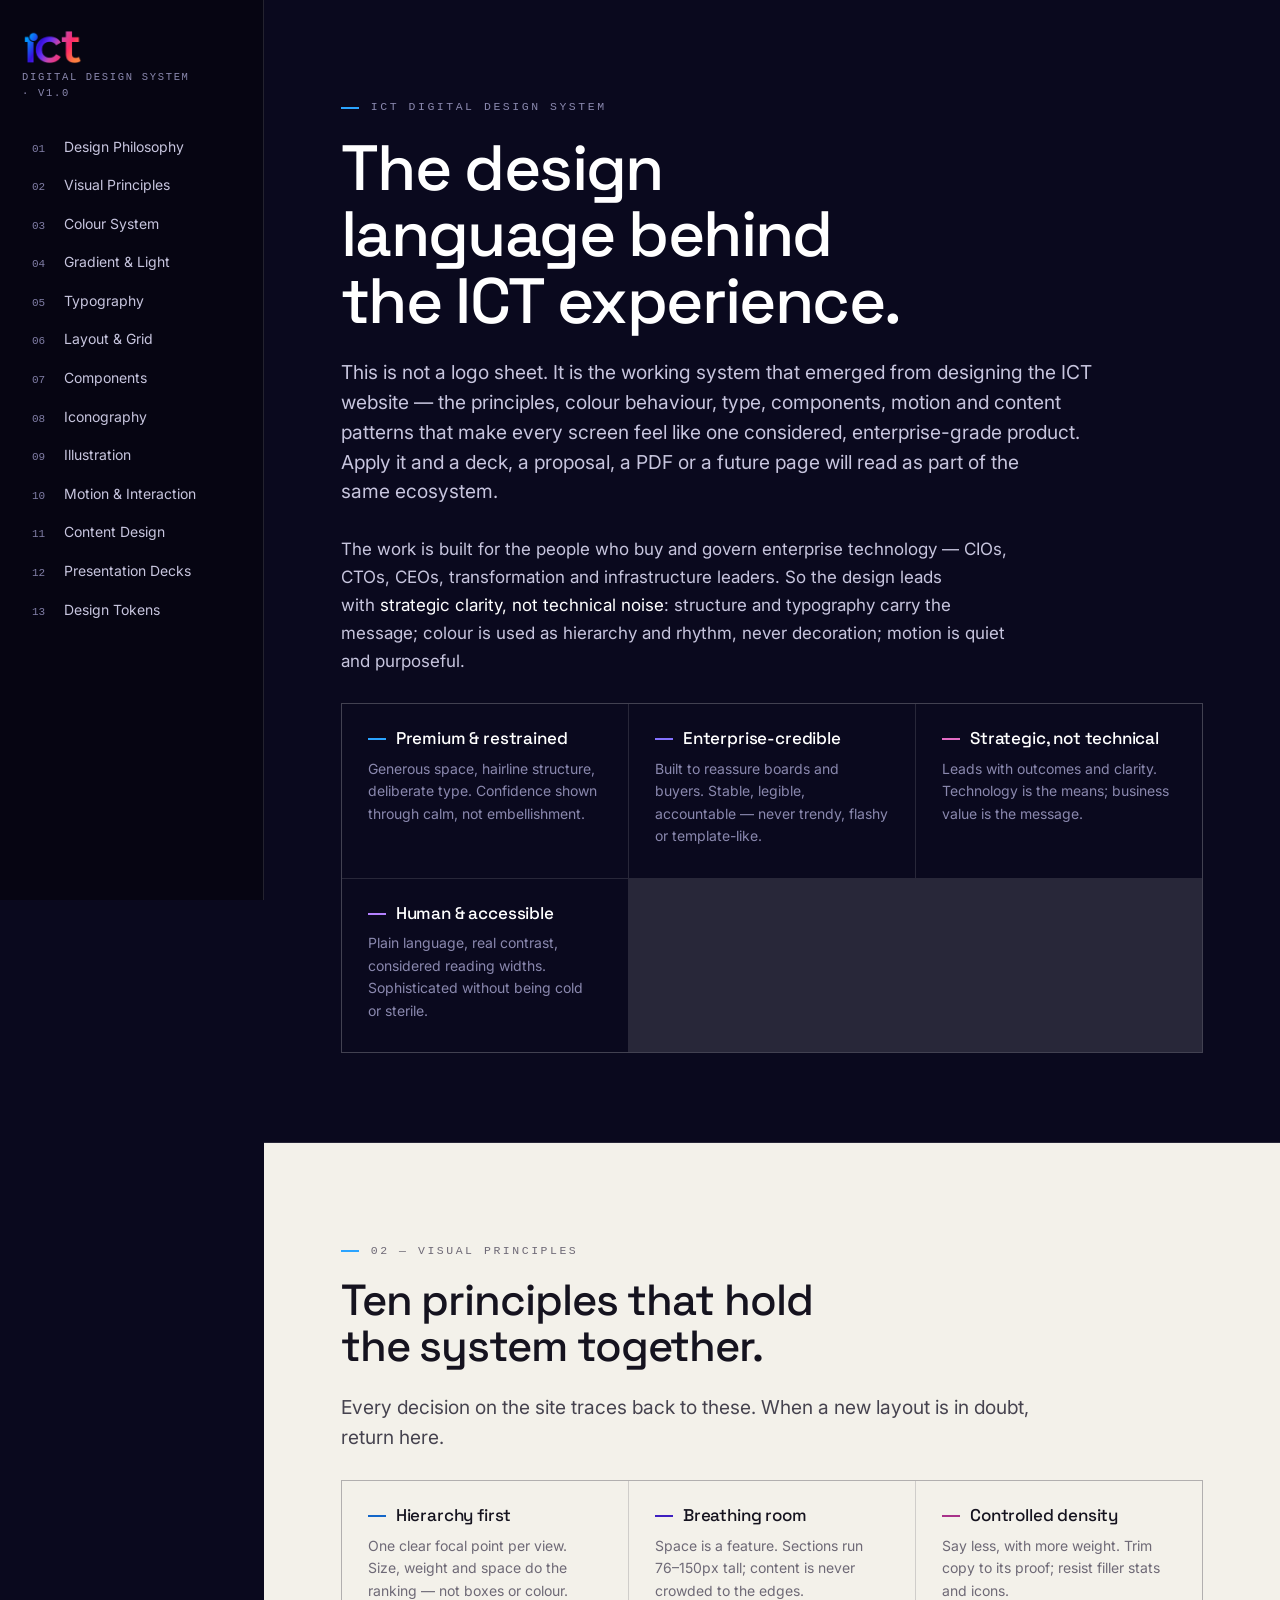
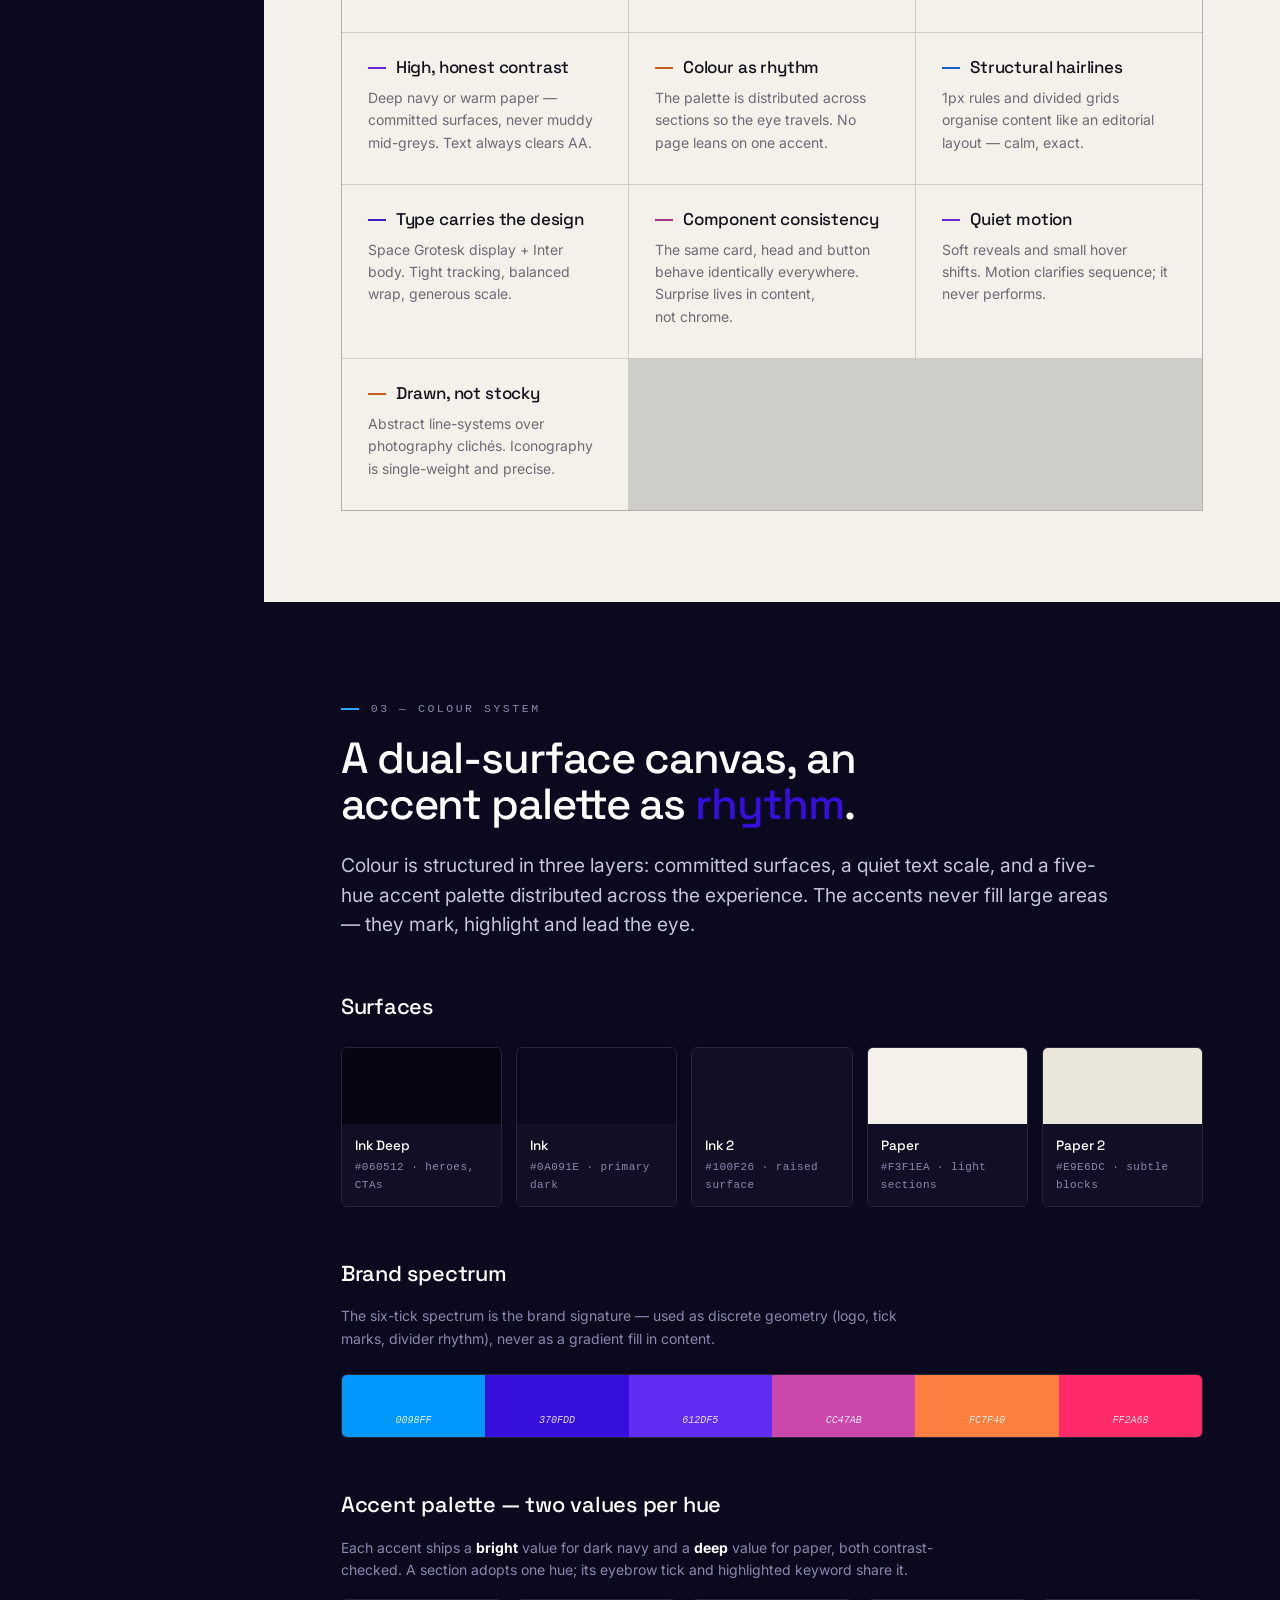
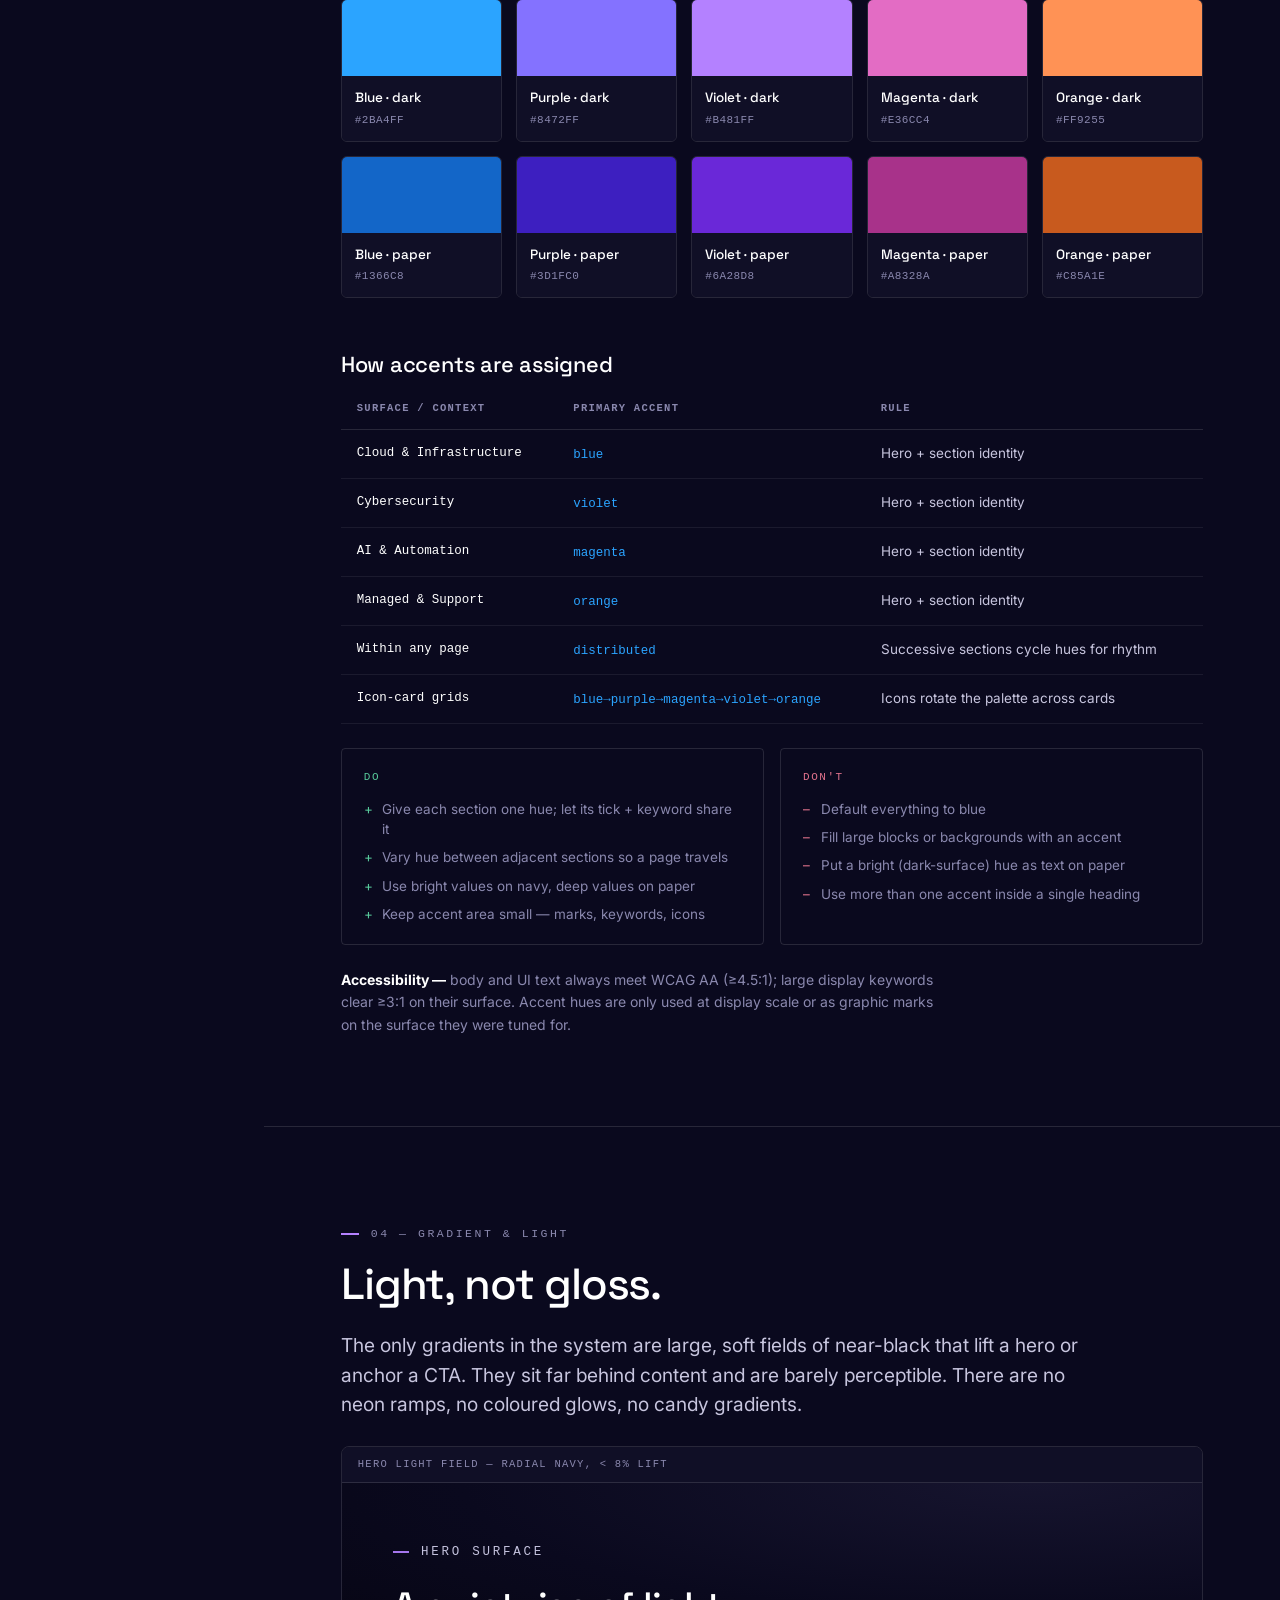
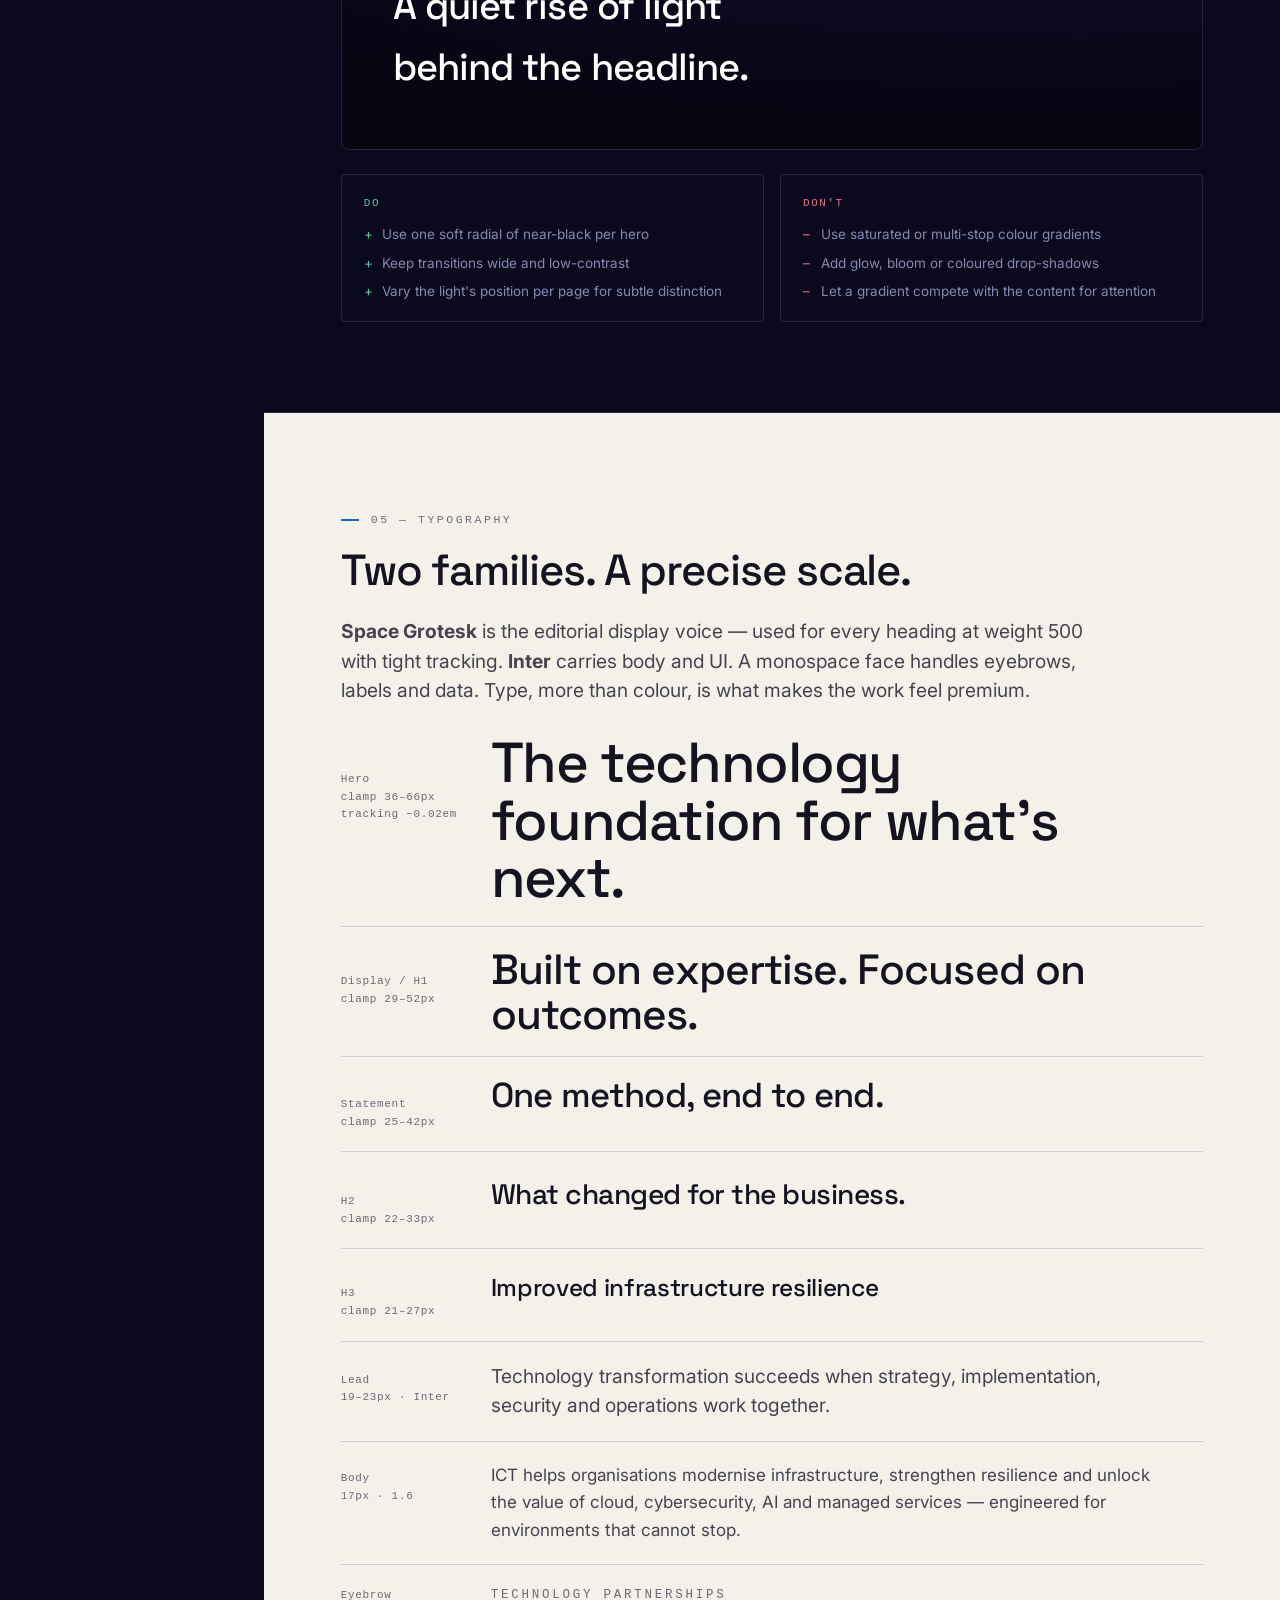
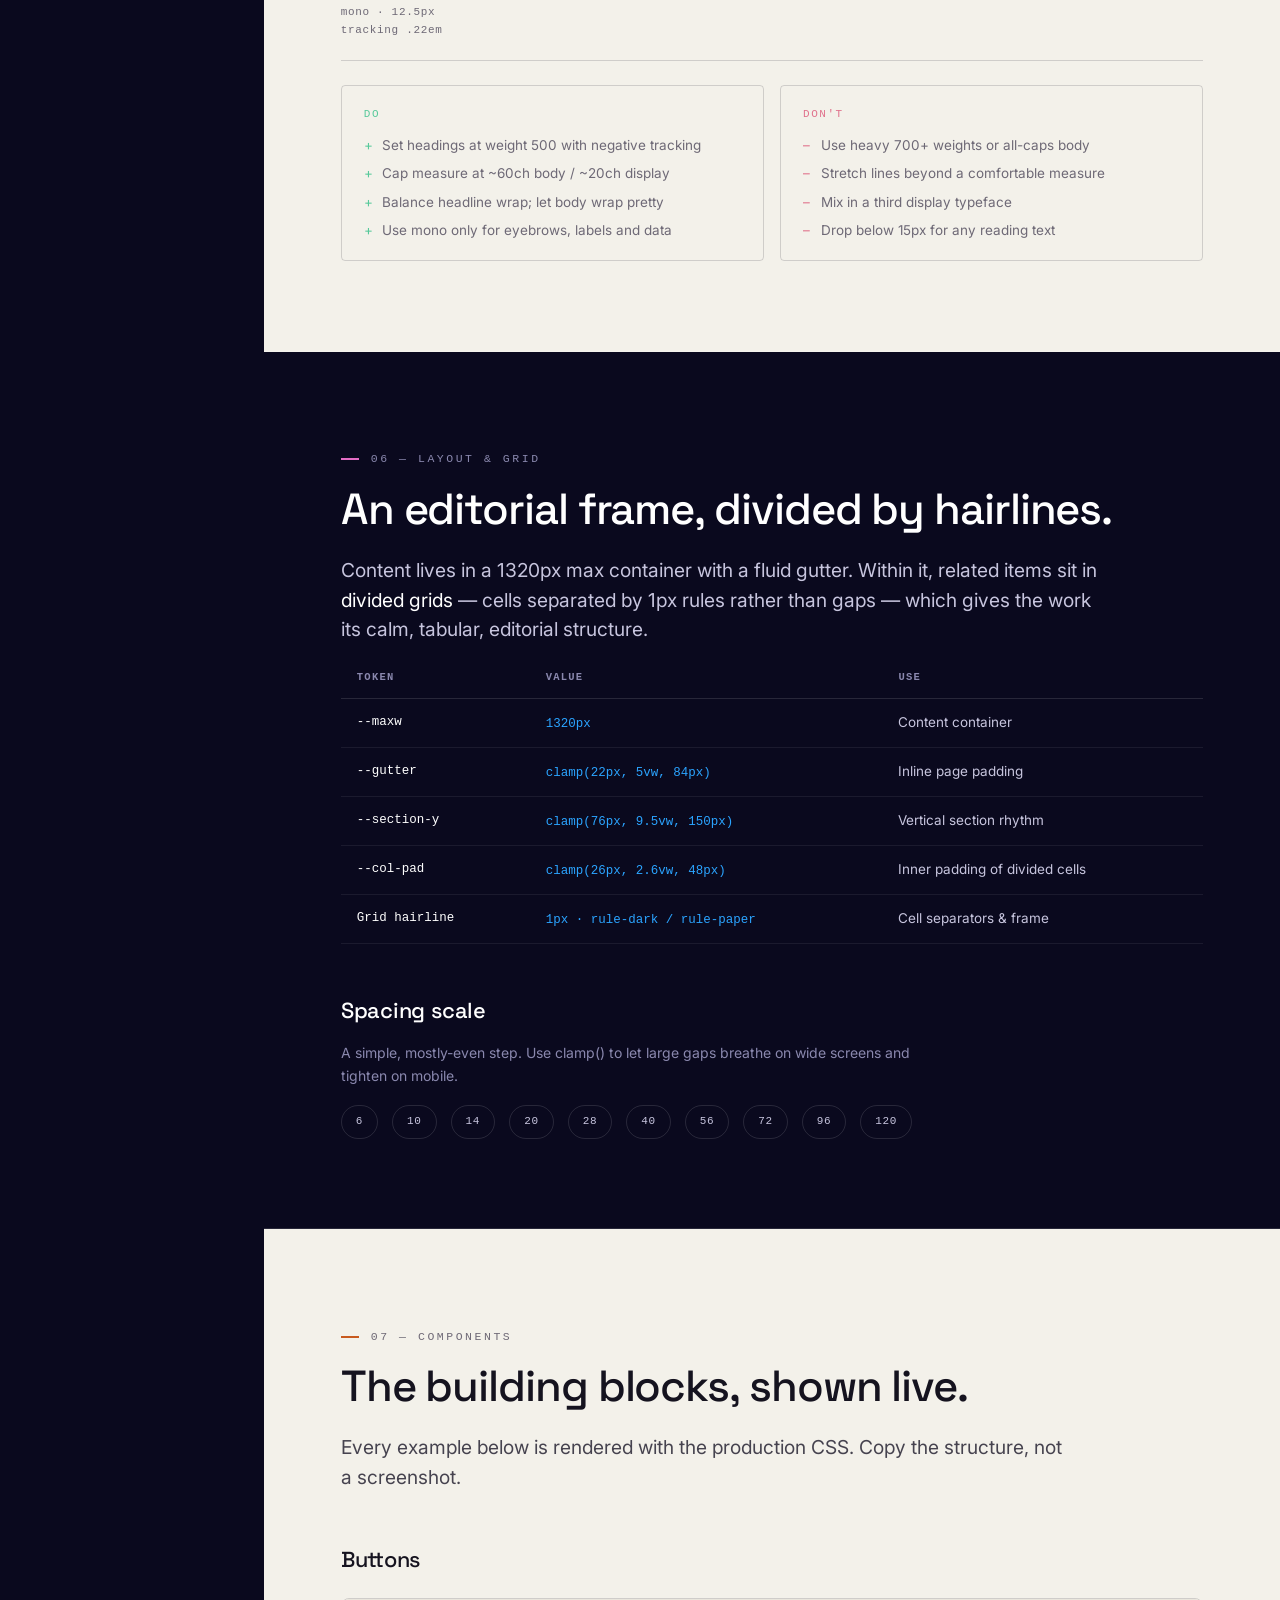
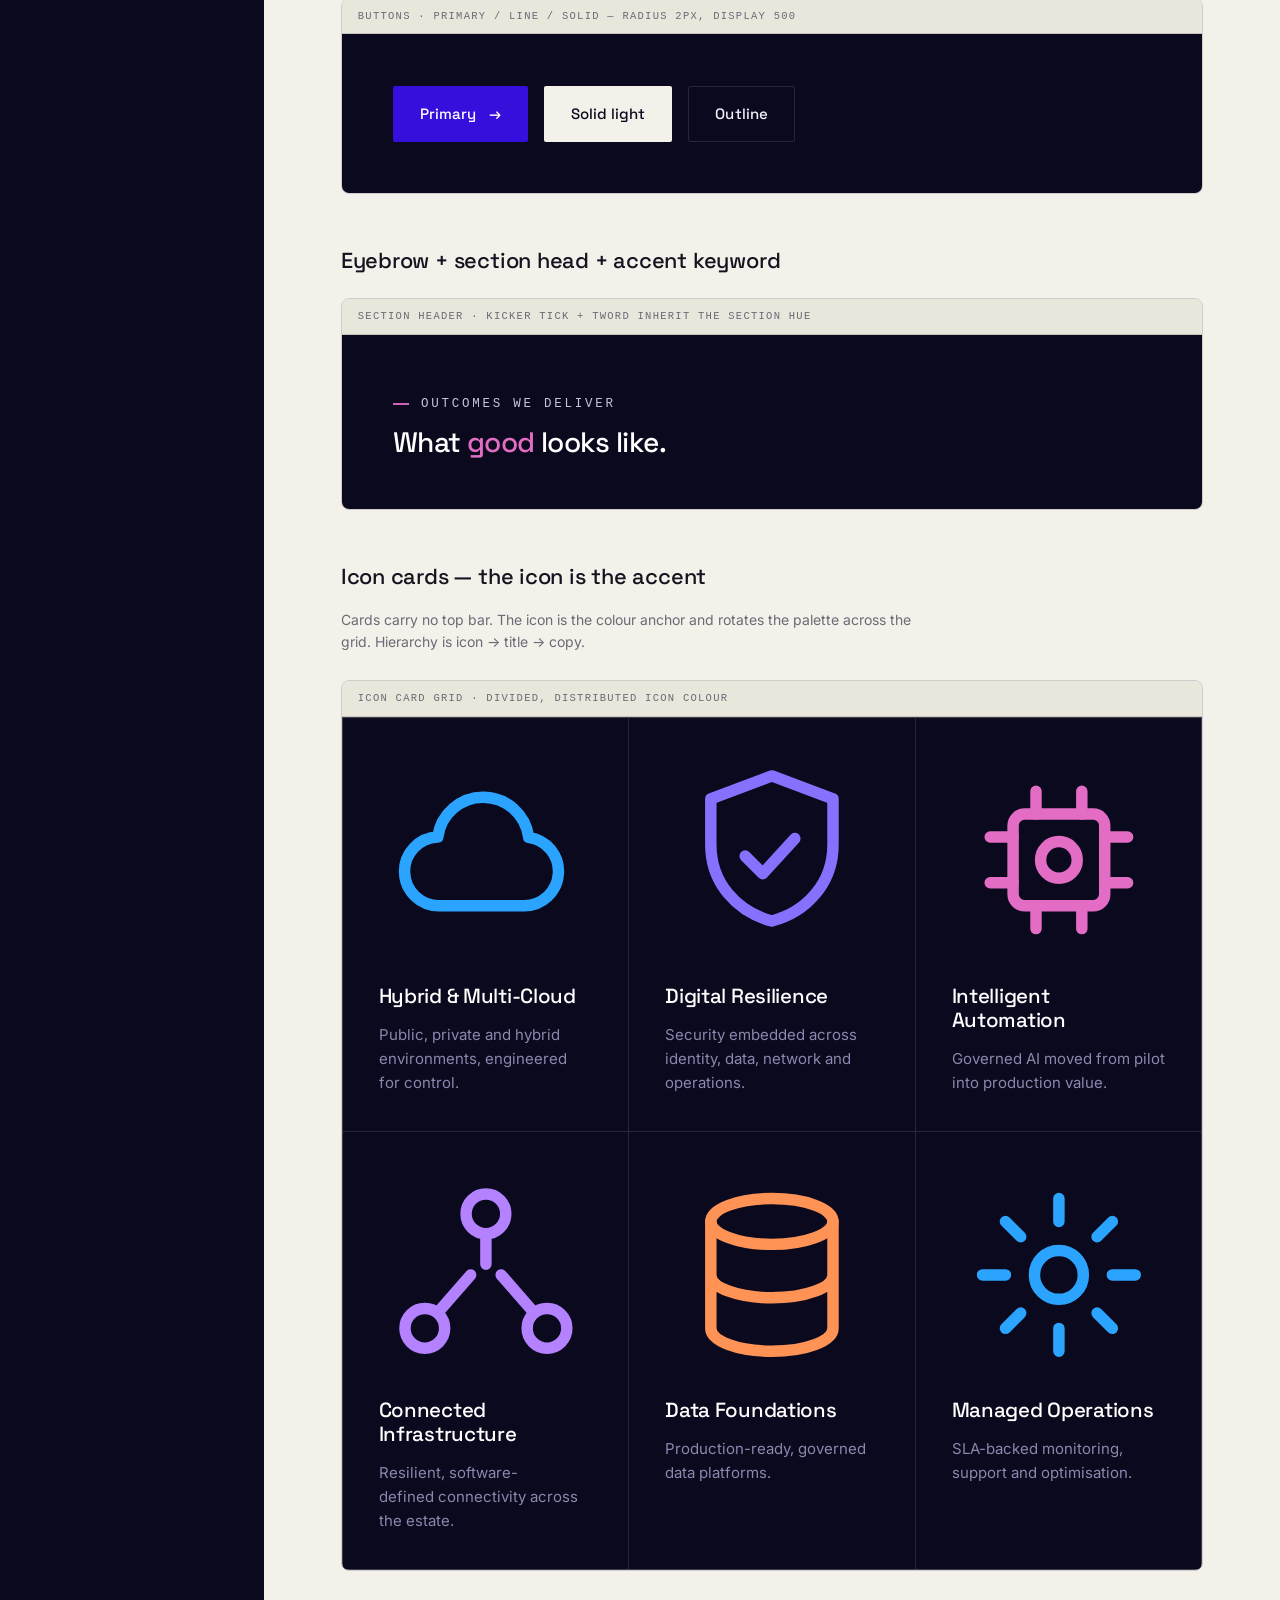
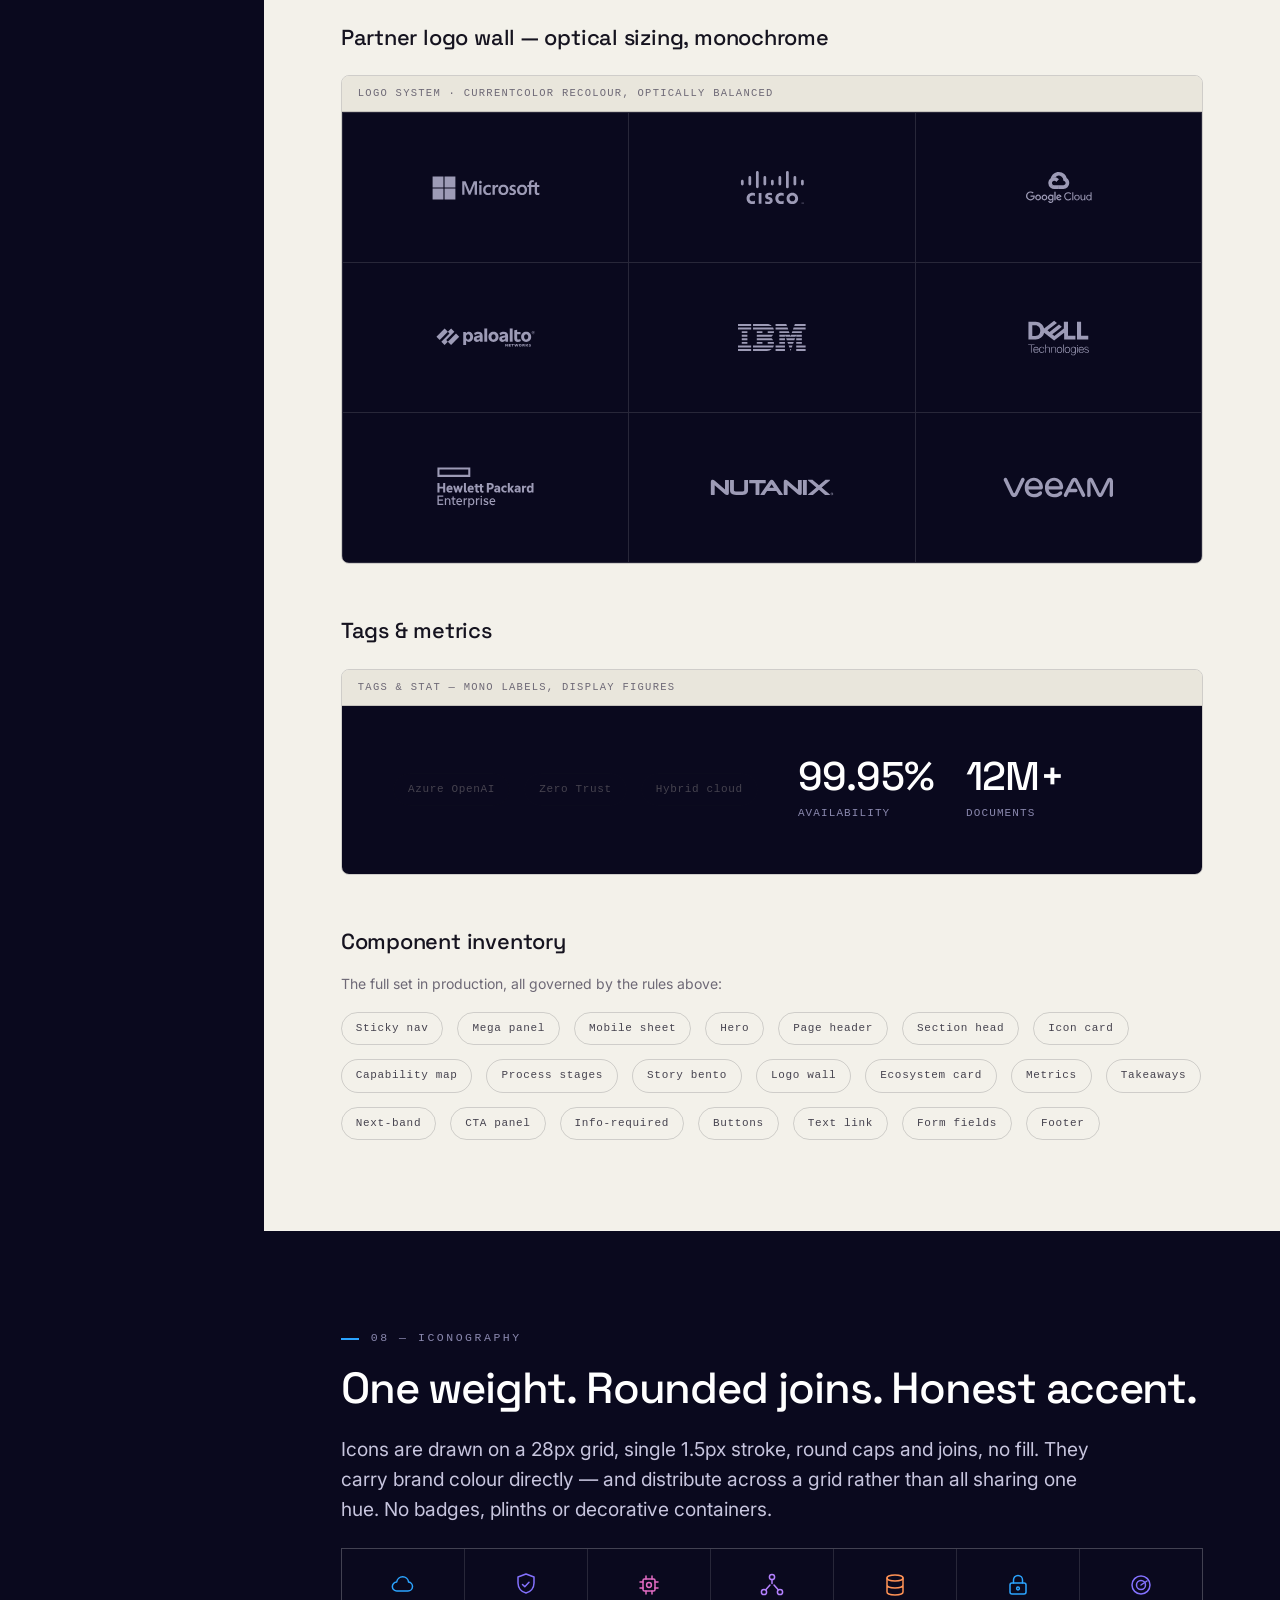
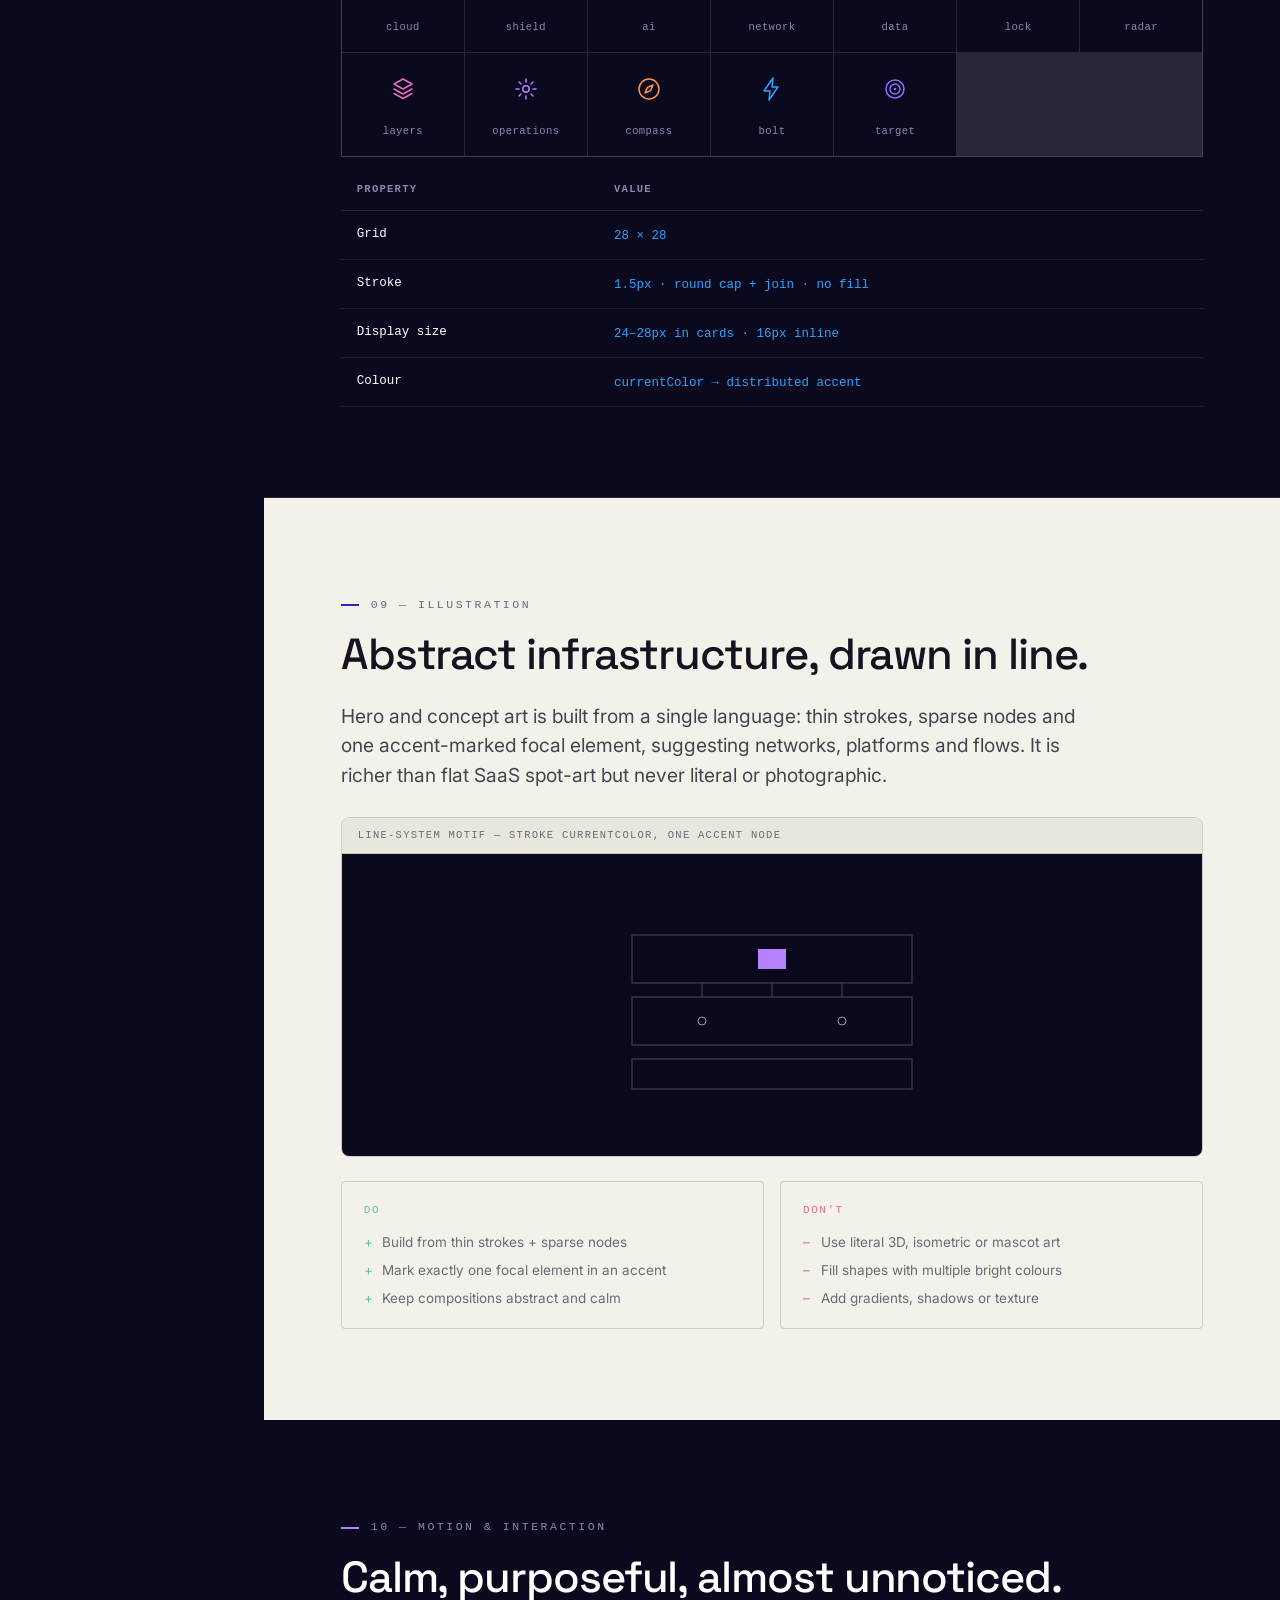
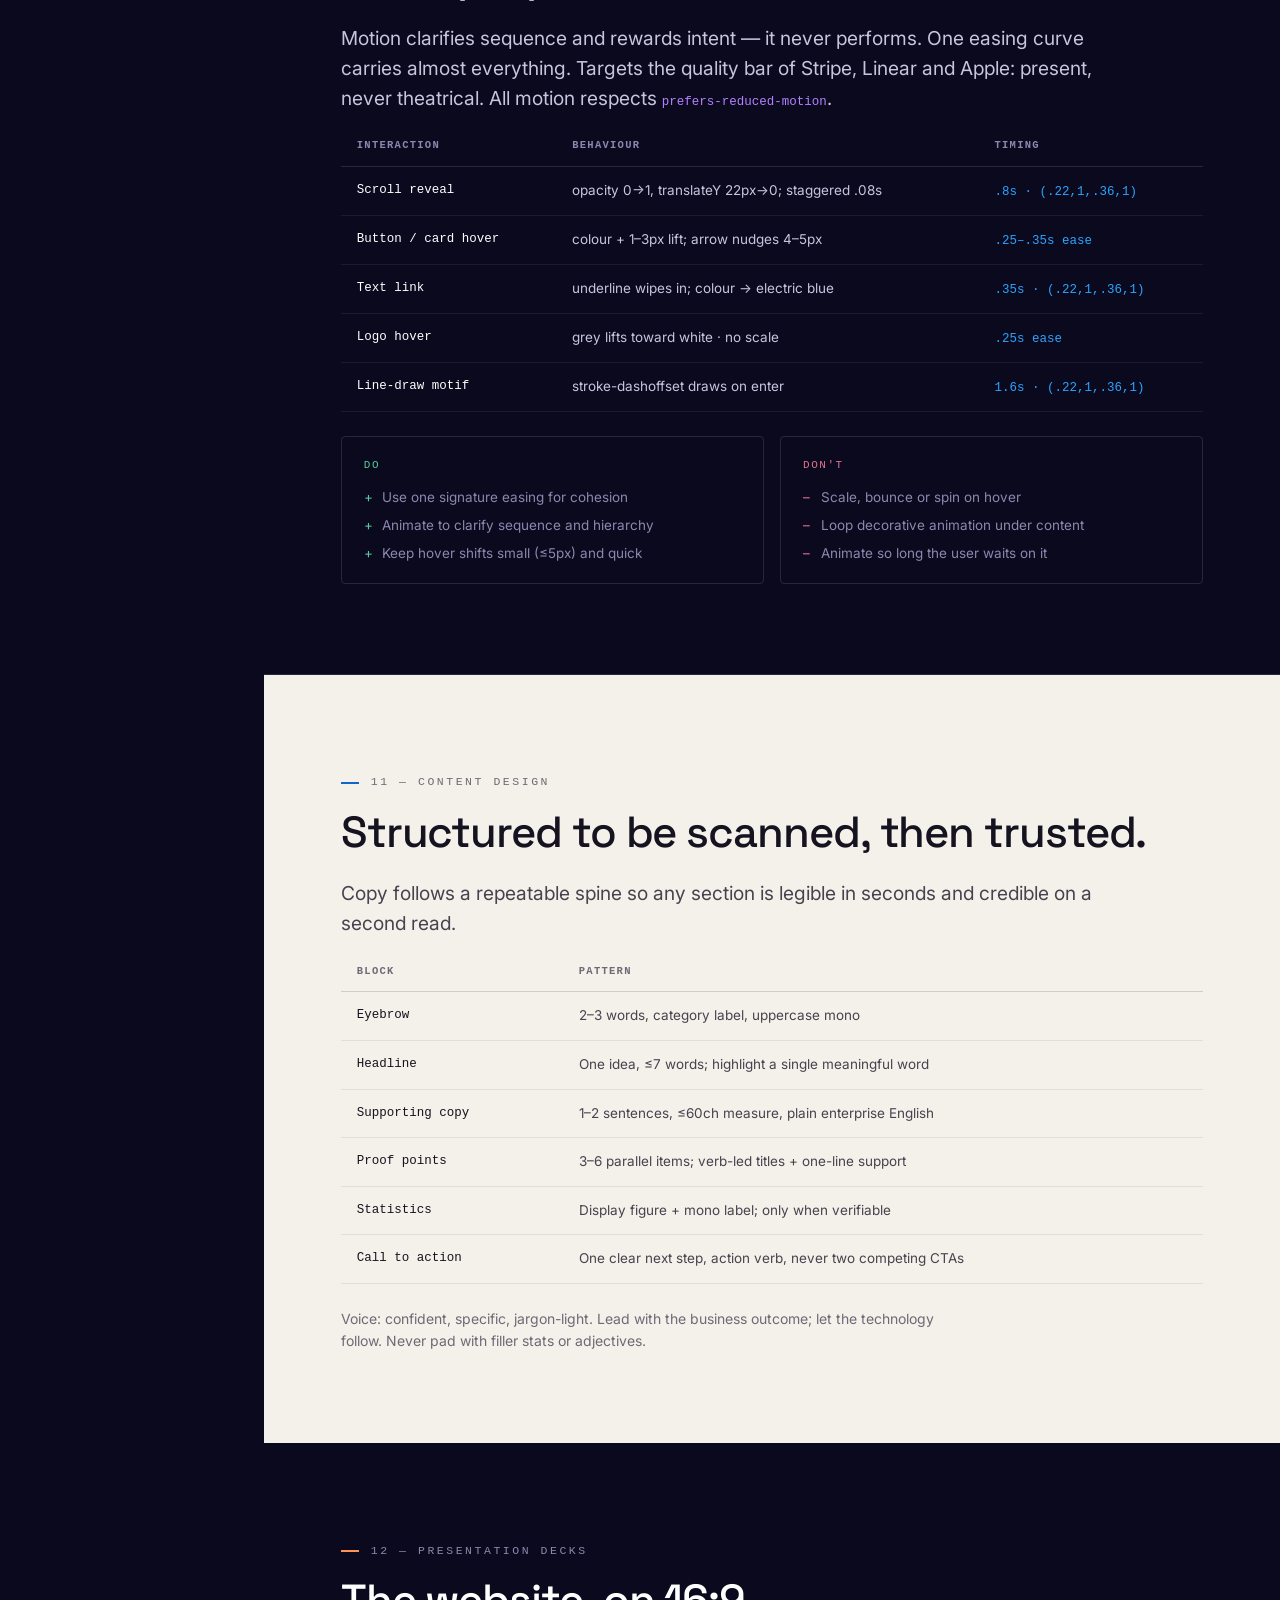
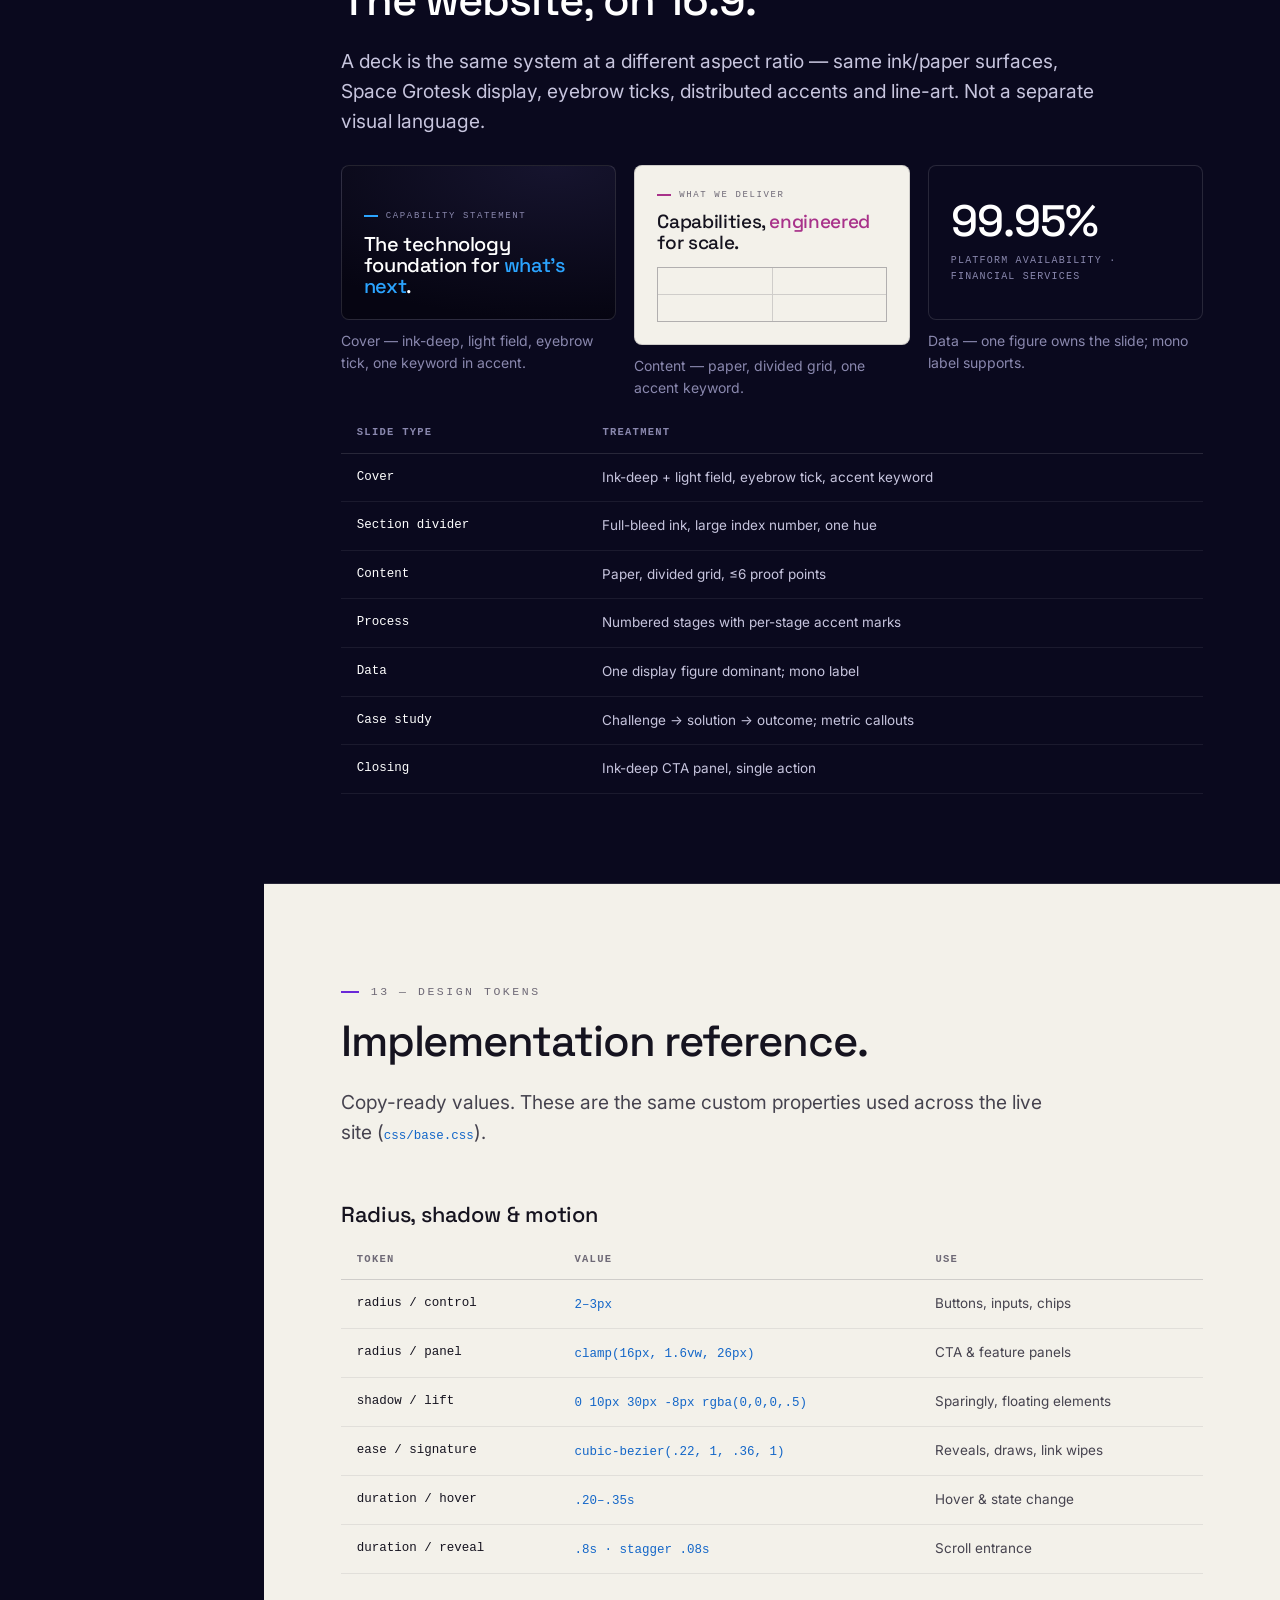
<file: index.html>
<!doctype html>
<html lang="en">
<head>
<meta charset="utf-8" />
<meta name="viewport" content="width=device-width, initial-scale=1" />
<title>ICT Digital Design System</title>
<meta name="description" content="The living design system extracted from the ICT website — principles, colour, type, components, motion and the rules for extending it to decks, proposals and marketing." />
<link rel="stylesheet" href="ds/colors_and_type.css" />
<link rel="stylesheet" href="css/base.css" />
<link rel="stylesheet" href="css/home.css" />
<link rel="stylesheet" href="css/service.css" />
<link rel="stylesheet" href="css/pages.css" />
<link rel="stylesheet" href="css/design-system.css" />
</head>
<body>
<div class="ds">

  <!-- ============ SIDEBAR ============ -->
  <nav class="ds-nav" aria-label="Design system contents">
    <div class="ds-nav__brand"><img class="ds-nav__logo" src="assets/ict-logo.png" alt="ICT" /></div>
    <p class="ds-nav__tag">Digital Design System · v1.0</p>
    <ol>
      <li><a href="#philosophy"><span class="n">01</span> Design Philosophy</a></li>
      <li><a href="#principles"><span class="n">02</span> Visual Principles</a></li>
      <li><a href="#colour"><span class="n">03</span> Colour System</a></li>
      <li><a href="#gradient"><span class="n">04</span> Gradient &amp; Light</a></li>
      <li><a href="#type"><span class="n">05</span> Typography</a></li>
      <li><a href="#layout"><span class="n">06</span> Layout &amp; Grid</a></li>
      <li><a href="#components"><span class="n">07</span> Components</a></li>
      <li><a href="#icons"><span class="n">08</span> Iconography</a></li>
      <li><a href="#illustration"><span class="n">09</span> Illustration</a></li>
      <li><a href="#motion"><span class="n">10</span> Motion &amp; Interaction</a></li>
      <li><a href="#content"><span class="n">11</span> Content Design</a></li>
      <li><a href="#decks"><span class="n">12</span> Presentation Decks</a></li>
      <li><a href="#tokens"><span class="n">13</span> Design Tokens</a></li>
    </ol>
  </nav>

  <main class="ds-main">

    <!-- ============ 01 PHILOSOPHY ============ -->
    <section class="ds-sec" id="philosophy">
      <p class="ds-kicker">ICT Digital Design System</p>
      <h1 class="ds-h" style="font-size:clamp(34px,5vw,64px);max-width:18ch">The design language behind the ICT experience.</h1>
      <p class="ds-lead">This is not a logo sheet. It is the working system that emerged from designing the ICT website — the principles, colour behaviour, type, components, motion and content patterns that make every screen feel like one considered, enterprise-grade product. Apply it and a deck, a proposal, a PDF or a future page will read as part of the same ecosystem.</p>
      <p class="ds-p" style="margin-top:28px">The work is built for the people who buy and govern enterprise technology — CIOs, CTOs, CEOs, transformation and infrastructure leaders. So the design leads with <em style="color:#fff;font-style:normal">strategic clarity, not technical noise</em>: structure and typography carry the message; colour is used as hierarchy and rhythm, never decoration; motion is quiet and purposeful.</p>
      <div class="ds-cols">
        <div class="ds-cell" style="--cmk:var(--hue-blue-d)"><h4>Premium &amp; restrained</h4><p>Generous space, hairline structure, deliberate type. Confidence shown through calm, not embellishment.</p></div>
        <div class="ds-cell" style="--cmk:var(--hue-purple-d)"><h4>Enterprise-credible</h4><p>Built to reassure boards and buyers. Stable, legible, accountable — never trendy, flashy or template-like.</p></div>
        <div class="ds-cell" style="--cmk:var(--hue-magenta-d)"><h4>Strategic, not technical</h4><p>Leads with outcomes and clarity. Technology is the means; business value is the message.</p></div>
        <div class="ds-cell" style="--cmk:var(--hue-violet-d)"><h4>Human &amp; accessible</h4><p>Plain language, real contrast, considered reading widths. Sophisticated without being cold or sterile.</p></div>
      </div>
    </section>

    <!-- ============ 02 PRINCIPLES ============ -->
    <section class="ds-sec ds-sec--paper" id="principles">
      <p class="ds-kicker">02 — Visual principles</p>
      <h2 class="ds-h">Ten principles that hold the system together.</h2>
      <p class="ds-lead">Every decision on the site traces back to these. When a new layout is in doubt, return here.</p>
      <div class="ds-cols">
        <div class="ds-cell" style="--cmk:var(--hue-blue-p)"><h4>Hierarchy first</h4><p>One clear focal point per view. Size, weight and space do the ranking — not boxes or colour.</p></div>
        <div class="ds-cell" style="--cmk:var(--hue-purple-p)"><h4>Breathing room</h4><p>Space is a feature. Sections run 76–150px tall; content is never crowded to the edges.</p></div>
        <div class="ds-cell" style="--cmk:var(--hue-magenta-p)"><h4>Controlled density</h4><p>Say less, with more weight. Trim copy to its proof; resist filler stats and icons.</p></div>
        <div class="ds-cell" style="--cmk:var(--hue-violet-p)"><h4>High, honest contrast</h4><p>Deep navy or warm paper — committed surfaces, never muddy mid-greys. Text always clears AA.</p></div>
        <div class="ds-cell" style="--cmk:var(--hue-orange-p)"><h4>Colour as rhythm</h4><p>The palette is distributed across sections so the eye travels. No page leans on one accent.</p></div>
        <div class="ds-cell" style="--cmk:var(--hue-blue-p)"><h4>Structural hairlines</h4><p>1px rules and divided grids organise content like an editorial layout — calm, exact.</p></div>
        <div class="ds-cell" style="--cmk:var(--hue-purple-p)"><h4>Type carries the design</h4><p>Space Grotesk display + Inter body. Tight tracking, balanced wrap, generous scale.</p></div>
        <div class="ds-cell" style="--cmk:var(--hue-magenta-p)"><h4>Component consistency</h4><p>The same card, head and button behave identically everywhere. Surprise lives in content, not chrome.</p></div>
        <div class="ds-cell" style="--cmk:var(--hue-violet-p)"><h4>Quiet motion</h4><p>Soft reveals and small hover shifts. Motion clarifies sequence; it never performs.</p></div>
        <div class="ds-cell" style="--cmk:var(--hue-orange-p)"><h4>Drawn, not stocky</h4><p>Abstract line-systems over photography clichés. Iconography is single-weight and precise.</p></div>
      </div>
    </section>

    <!-- ============ 03 COLOUR ============ -->
    <section class="ds-sec" id="colour">
      <p class="ds-kicker">03 — Colour system</p>
      <h2 class="ds-h">A dual-surface canvas, an accent palette as <span class="tword">rhythm</span>.</h2>
      <p class="ds-lead">Colour is structured in three layers: committed surfaces, a quiet text scale, and a five-hue accent palette distributed across the experience. The accents never fill large areas — they mark, highlight and lead the eye.</p>

      <h3 class="ds-sub">Surfaces</h3>
      <div class="ds-swatches">
        <div class="ds-sw"><div class="ds-sw__chip" style="background:#060512"></div><div class="ds-sw__meta"><div class="ds-sw__name">Ink Deep</div><div class="ds-sw__hex">#060512 · heroes, CTAs</div></div></div>
        <div class="ds-sw"><div class="ds-sw__chip" style="background:#0A091E"></div><div class="ds-sw__meta"><div class="ds-sw__name">Ink</div><div class="ds-sw__hex">#0A091E · primary dark</div></div></div>
        <div class="ds-sw"><div class="ds-sw__chip" style="background:#100F26"></div><div class="ds-sw__meta"><div class="ds-sw__name">Ink 2</div><div class="ds-sw__hex">#100F26 · raised surface</div></div></div>
        <div class="ds-sw"><div class="ds-sw__chip" style="background:#F3F1EA"></div><div class="ds-sw__meta"><div class="ds-sw__name">Paper</div><div class="ds-sw__hex">#F3F1EA · light sections</div></div></div>
        <div class="ds-sw"><div class="ds-sw__chip" style="background:#E9E6DC"></div><div class="ds-sw__meta"><div class="ds-sw__name">Paper 2</div><div class="ds-sw__hex">#E9E6DC · subtle blocks</div></div></div>
      </div>

      <h3 class="ds-sub">Brand spectrum</h3>
      <p class="ds-note">The six-tick spectrum is the brand signature — used as discrete geometry (logo, tick marks, divider rhythm), never as a gradient fill in content.</p>
      <div class="ds-spectrum">
        <i style="background:#0098FF">0098FF</i><i style="background:#370FDD">370FDD</i><i style="background:#612DF5">612DF5</i><i style="background:#CC47AB">CC47AB</i><i style="background:#FC7F40">FC7F40</i><i style="background:#FF2A68">FF2A68</i>
      </div>

      <h3 class="ds-sub">Accent palette — two values per hue</h3>
      <p class="ds-note">Each accent ships a <b style="color:#fff">bright</b> value for dark navy and a <b style="color:#fff">deep</b> value for paper, both contrast-checked. A section adopts one hue; its eyebrow tick and highlighted keyword share it.</p>
      <div class="ds-swatches" style="margin-top:18px">
        <div class="ds-sw"><div class="ds-sw__chip" style="background:#2BA4FF"></div><div class="ds-sw__meta"><div class="ds-sw__name">Blue · dark</div><div class="ds-sw__hex">#2BA4FF</div></div></div>
        <div class="ds-sw"><div class="ds-sw__chip" style="background:#8472FF"></div><div class="ds-sw__meta"><div class="ds-sw__name">Purple · dark</div><div class="ds-sw__hex">#8472FF</div></div></div>
        <div class="ds-sw"><div class="ds-sw__chip" style="background:#B481FF"></div><div class="ds-sw__meta"><div class="ds-sw__name">Violet · dark</div><div class="ds-sw__hex">#B481FF</div></div></div>
        <div class="ds-sw"><div class="ds-sw__chip" style="background:#E36CC4"></div><div class="ds-sw__meta"><div class="ds-sw__name">Magenta · dark</div><div class="ds-sw__hex">#E36CC4</div></div></div>
        <div class="ds-sw"><div class="ds-sw__chip" style="background:#FF9255"></div><div class="ds-sw__meta"><div class="ds-sw__name">Orange · dark</div><div class="ds-sw__hex">#FF9255</div></div></div>
        <div class="ds-sw"><div class="ds-sw__chip" style="background:#1366C8"></div><div class="ds-sw__meta"><div class="ds-sw__name">Blue · paper</div><div class="ds-sw__hex">#1366C8</div></div></div>
        <div class="ds-sw"><div class="ds-sw__chip" style="background:#3D1FC0"></div><div class="ds-sw__meta"><div class="ds-sw__name">Purple · paper</div><div class="ds-sw__hex">#3D1FC0</div></div></div>
        <div class="ds-sw"><div class="ds-sw__chip" style="background:#6A28D8"></div><div class="ds-sw__meta"><div class="ds-sw__name">Violet · paper</div><div class="ds-sw__hex">#6A28D8</div></div></div>
        <div class="ds-sw"><div class="ds-sw__chip" style="background:#A8328A"></div><div class="ds-sw__meta"><div class="ds-sw__name">Magenta · paper</div><div class="ds-sw__hex">#A8328A</div></div></div>
        <div class="ds-sw"><div class="ds-sw__chip" style="background:#C85A1E"></div><div class="ds-sw__meta"><div class="ds-sw__name">Orange · paper</div><div class="ds-sw__hex">#C85A1E</div></div></div>
      </div>

      <h3 class="ds-sub">How accents are assigned</h3>
      <table class="ds-table">
        <thead><tr><th>Surface / context</th><th>Primary accent</th><th>Rule</th></tr></thead>
        <tbody>
          <tr><td>Cloud &amp; Infrastructure</td><td><span class="ds-code">blue</span></td><td>Hero + section identity</td></tr>
          <tr><td>Cybersecurity</td><td><span class="ds-code">violet</span></td><td>Hero + section identity</td></tr>
          <tr><td>AI &amp; Automation</td><td><span class="ds-code">magenta</span></td><td>Hero + section identity</td></tr>
          <tr><td>Managed &amp; Support</td><td><span class="ds-code">orange</span></td><td>Hero + section identity</td></tr>
          <tr><td>Within any page</td><td><span class="ds-code">distributed</span></td><td>Successive sections cycle hues for rhythm</td></tr>
          <tr><td>Icon-card grids</td><td><span class="ds-code">blue→purple→magenta→violet→orange</span></td><td>Icons rotate the palette across cards</td></tr>
        </tbody>
      </table>
      <div class="ds-dd">
        <div class="ds-dd__do"><p class="ds-dd__t">Do</p><ul>
          <li>Give each section one hue; let its tick + keyword share it</li>
          <li>Vary hue between adjacent sections so a page travels</li>
          <li>Use bright values on navy, deep values on paper</li>
          <li>Keep accent area small — marks, keywords, icons</li>
        </ul></div>
        <div class="ds-dd__no"><p class="ds-dd__t">Don't</p><ul>
          <li>Default everything to blue</li>
          <li>Fill large blocks or backgrounds with an accent</li>
          <li>Put a bright (dark-surface) hue as text on paper</li>
          <li>Use more than one accent inside a single heading</li>
        </ul></div>
      </div>
      <p class="ds-note" style="margin-top:24px"><b style="color:#fff">Accessibility —</b> body and UI text always meet WCAG AA (≥4.5:1); large display keywords clear ≥3:1 on their surface. Accent hues are only used at display scale or as graphic marks on the surface they were tuned for.</p>
    </section>

    <!-- ============ 04 GRADIENT ============ -->
    <section class="ds-sec" id="gradient">
      <p class="ds-kicker" style="--accent:var(--hue-violet-d)">04 — Gradient &amp; light</p>
      <h2 class="ds-h">Light, not gloss.</h2>
      <p class="ds-lead">The only gradients in the system are large, soft fields of near-black that lift a hero or anchor a CTA. They sit far behind content and are barely perceptible. There are no neon ramps, no coloured glows, no candy gradients.</p>
      <div class="ds-demo">
        <div class="ds-demo__bar">Hero light field — radial navy, &lt; 8% lift</div>
        <div class="ds-demo__body" style="background:radial-gradient(120% 90% at 80% 0%, #16142e 0%, #0A091E 55%, #060512 100%);min-height:200px;display:flex;align-items:center">
          <div><p class="kicker" style="--accent:var(--hue-violet-d)">Hero surface</p><div style="font-family:var(--ed-display);font-weight:500;font-size:clamp(24px,3vw,38px);letter-spacing:-0.025em;color:#fff;max-width:18ch;margin-top:14px">A quiet rise of light behind the headline.</div></div>
        </div>
      </div>
      <div class="ds-dd">
        <div class="ds-dd__do"><p class="ds-dd__t">Do</p><ul>
          <li>Use one soft radial of near-black per hero</li>
          <li>Keep transitions wide and low-contrast</li>
          <li>Vary the light's position per page for subtle distinction</li>
        </ul></div>
        <div class="ds-dd__no"><p class="ds-dd__t">Don't</p><ul>
          <li>Use saturated or multi-stop colour gradients</li>
          <li>Add glow, bloom or coloured drop-shadows</li>
          <li>Let a gradient compete with the content for attention</li>
        </ul></div>
      </div>
    </section>

    <!-- ============ 05 TYPOGRAPHY ============ -->
    <section class="ds-sec ds-sec--paper" id="type">
      <p class="ds-kicker" style="--accent:var(--hue-blue-p)">05 — Typography</p>
      <h2 class="ds-h">Two families. A precise scale.</h2>
      <p class="ds-lead"><b>Space Grotesk</b> is the editorial display voice — used for every heading at weight 500 with tight tracking. <b>Inter</b> carries body and UI. A monospace face handles eyebrows, labels and data. Type, more than colour, is what makes the work feel premium.</p>

      <div style="margin-top:8px">
        <div class="ds-typerow"><div class="ds-typerow__meta">Hero<br>clamp 36–66px<br>tracking −0.02em</div><div style="font-family:var(--ed-display);font-weight:500;font-size:clamp(34px,4.4vw,60px);letter-spacing:-0.025em;line-height:1.02;color:var(--on-paper)">The technology foundation for what's next.</div></div>
        <div class="ds-typerow"><div class="ds-typerow__meta">Display / H1<br>clamp 29–52px</div><div style="font-family:var(--ed-display);font-weight:500;font-size:clamp(26px,3.3vw,46px);letter-spacing:-0.022em;line-height:1.05;color:var(--on-paper)">Built on expertise. Focused on outcomes.</div></div>
        <div class="ds-typerow"><div class="ds-typerow__meta">Statement<br>clamp 25–42px</div><div style="font-family:var(--ed-display);font-weight:500;font-size:clamp(23px,2.7vw,38px);letter-spacing:-0.02em;line-height:1.06;color:var(--on-paper)">One method, end to end.</div></div>
        <div class="ds-typerow"><div class="ds-typerow__meta">H2<br>clamp 22–33px</div><div style="font-family:var(--ed-display);font-weight:500;font-size:clamp(20px,2.2vw,30px);letter-spacing:-0.018em;color:var(--on-paper)">What changed for the business.</div></div>
        <div class="ds-typerow"><div class="ds-typerow__meta">H3<br>clamp 21–27px</div><div style="font-family:var(--ed-display);font-weight:500;font-size:clamp(19px,1.9vw,25px);letter-spacing:-0.014em;color:var(--on-paper)">Improved infrastructure resilience</div></div>
        <div class="ds-typerow"><div class="ds-typerow__meta">Lead<br>19–23px · Inter</div><div style="font-family:var(--ed-body);font-size:clamp(18px,1.5vw,22px);line-height:1.55;color:var(--on-paper-soft);max-width:52ch">Technology transformation succeeds when strategy, implementation, security and operations work together.</div></div>
        <div class="ds-typerow"><div class="ds-typerow__meta">Body<br>17px · 1.6</div><div style="font-family:var(--ed-body);font-size:17px;line-height:1.6;color:var(--on-paper-soft);max-width:60ch">ICT helps organisations modernise infrastructure, strengthen resilience and unlock the value of cloud, cybersecurity, AI and managed services — engineered for environments that cannot stop.</div></div>
        <div class="ds-typerow"><div class="ds-typerow__meta">Eyebrow<br>mono · 12.5px<br>tracking .22em</div><div style="font-family:var(--ed-mono);font-weight:500;font-size:12.5px;letter-spacing:.22em;text-transform:uppercase;color:var(--on-paper-mute)">Technology partnerships</div></div>
      </div>

      <div class="ds-dd">
        <div class="ds-dd__do"><p class="ds-dd__t">Do</p><ul>
          <li>Set headings at weight 500 with negative tracking</li>
          <li>Cap measure at ~60ch body / ~20ch display</li>
          <li>Balance headline wrap; let body wrap pretty</li>
          <li>Use mono only for eyebrows, labels and data</li>
        </ul></div>
        <div class="ds-dd__no"><p class="ds-dd__t">Don't</p><ul>
          <li>Use heavy 700+ weights or all-caps body</li>
          <li>Stretch lines beyond a comfortable measure</li>
          <li>Mix in a third display typeface</li>
          <li>Drop below 15px for any reading text</li>
        </ul></div>
      </div>
    </section>

    <!-- ============ 06 LAYOUT ============ -->
    <section class="ds-sec" id="layout">
      <p class="ds-kicker" style="--accent:var(--hue-magenta-d)">06 — Layout &amp; grid</p>
      <h2 class="ds-h">An editorial frame, divided by hairlines.</h2>
      <p class="ds-lead">Content lives in a 1320px max container with a fluid gutter. Within it, related items sit in <em style="color:#fff;font-style:normal">divided grids</em> — cells separated by 1px rules rather than gaps — which gives the work its calm, tabular, editorial structure.</p>
      <table class="ds-table">
        <thead><tr><th>Token</th><th>Value</th><th>Use</th></tr></thead>
        <tbody>
          <tr><td>--maxw</td><td><span class="ds-code">1320px</span></td><td>Content container</td></tr>
          <tr><td>--gutter</td><td><span class="ds-code">clamp(22px, 5vw, 84px)</span></td><td>Inline page padding</td></tr>
          <tr><td>--section-y</td><td><span class="ds-code">clamp(76px, 9.5vw, 150px)</span></td><td>Vertical section rhythm</td></tr>
          <tr><td>--col-pad</td><td><span class="ds-code">clamp(26px, 2.6vw, 48px)</span></td><td>Inner padding of divided cells</td></tr>
          <tr><td>Grid hairline</td><td><span class="ds-code">1px · rule-dark / rule-paper</span></td><td>Cell separators &amp; frame</td></tr>
        </tbody>
      </table>
      <h3 class="ds-sub">Spacing scale</h3>
      <p class="ds-note">A simple, mostly-even step. Use clamp() to let large gaps breathe on wide screens and tighten on mobile.</p>
      <div class="ds-stack" style="margin-top:18px">
        <span class="ds-pill">6</span><span class="ds-pill">10</span><span class="ds-pill">14</span><span class="ds-pill">20</span><span class="ds-pill">28</span><span class="ds-pill">40</span><span class="ds-pill">56</span><span class="ds-pill">72</span><span class="ds-pill">96</span><span class="ds-pill">120</span>
      </div>
    </section>

    <!-- ============ 07 COMPONENTS ============ -->
    <section class="ds-sec ds-sec--paper" id="components">
      <p class="ds-kicker" style="--accent:var(--hue-orange-p)">07 — Components</p>
      <h2 class="ds-h">The building blocks, shown live.</h2>
      <p class="ds-lead">Every example below is rendered with the production CSS. Copy the structure, not a screenshot.</p>

      <h3 class="ds-sub">Buttons</h3>
      <div class="ds-demo">
        <div class="ds-demo__bar">Buttons · primary / line / solid — radius 2px, display 500</div>
        <div class="ds-demo__body is-ink" style="display:flex;gap:16px;flex-wrap:wrap" class="s-ink">
          <span class="s-ink" style="display:contents">
            <a class="btn btn--primary" href="#components">Primary <span class="ar" aria-hidden="true">→</span></a>
            <a class="btn btn--solid-light" href="#components">Solid light</a>
            <a class="btn btn--line" href="#components" style="border-color:var(--rule-dark);color:var(--on-dark)">Outline</a>
          </span>
        </div>
      </div>

      <h3 class="ds-sub">Eyebrow + section head + accent keyword</h3>
      <div class="ds-demo">
        <div class="ds-demo__bar">Section header · kicker tick + tword inherit the section hue</div>
        <div class="ds-demo__body is-ink acc-magenta">
          <div class="s-ink">
            <p class="kicker">Outcomes we deliver</p>
            <h2 class="sec-head__title" style="font-family:var(--ed-display);font-weight:500;font-size:clamp(22px,2.2vw,33px);letter-spacing:-0.022em;color:#fff;margin-top:14px;max-width:24ch">What <span class="tword">good</span> looks like.</h2>
          </div>
        </div>
      </div>

      <h3 class="ds-sub">Icon cards — the icon is the accent</h3>
      <p class="ds-note">Cards carry no top bar. The icon is the colour anchor and rotates the palette across the grid. Hierarchy is icon → title → copy.</p>
      <div class="ds-demo">
        <div class="ds-demo__bar">Icon card grid · divided, distributed icon colour</div>
        <div class="ds-demo__body is-ink" style="padding:0">
          <div class="s-ink">
            <div class="icard-grid" id="demo-cards"></div>
          </div>
        </div>
      </div>

      <h3 class="ds-sub">Partner logo wall — optical sizing, monochrome</h3>
      <div class="ds-demo">
        <div class="ds-demo__bar">Logo system · currentColor recolour, optically balanced</div>
        <div class="ds-demo__body is-ink" style="padding:0">
          <div class="s-ink"><div class="partners__grid" id="demo-logos"></div></div>
        </div>
      </div>

      <h3 class="ds-sub">Tags &amp; metrics</h3>
      <div class="ds-demo">
        <div class="ds-demo__bar">Tags &amp; stat — mono labels, display figures</div>
        <div class="ds-demo__body is-ink" style="display:flex;gap:40px;flex-wrap:wrap;align-items:center">
          <div class="s-ink ds-stack">
            <span class="ds-pill">Azure OpenAI</span><span class="ds-pill">Zero Trust</span><span class="ds-pill">Hybrid cloud</span>
          </div>
          <div style="display:flex;gap:32px">
            <div><div style="font-family:var(--ed-display);font-weight:500;font-size:40px;letter-spacing:-0.02em;color:#fff;line-height:1">99.95%</div><div style="font-family:var(--ed-mono);font-size:11px;letter-spacing:.1em;text-transform:uppercase;color:var(--on-dark-mute);margin-top:8px">Availability</div></div>
            <div><div style="font-family:var(--ed-display);font-weight:500;font-size:40px;letter-spacing:-0.02em;color:#fff;line-height:1">12M+</div><div style="font-family:var(--ed-mono);font-size:11px;letter-spacing:.1em;text-transform:uppercase;color:var(--on-dark-mute);margin-top:8px">Documents</div></div>
          </div>
        </div>
      </div>

      <h3 class="ds-sub">Component inventory</h3>
      <p class="ds-note">The full set in production, all governed by the rules above:</p>
      <div class="ds-stack" style="margin-top:16px">
        <span class="ds-pill">Sticky nav</span><span class="ds-pill">Mega panel</span><span class="ds-pill">Mobile sheet</span><span class="ds-pill">Hero</span><span class="ds-pill">Page header</span><span class="ds-pill">Section head</span><span class="ds-pill">Icon card</span><span class="ds-pill">Capability map</span><span class="ds-pill">Process stages</span><span class="ds-pill">Story bento</span><span class="ds-pill">Logo wall</span><span class="ds-pill">Ecosystem card</span><span class="ds-pill">Metrics</span><span class="ds-pill">Takeaways</span><span class="ds-pill">Next-band</span><span class="ds-pill">CTA panel</span><span class="ds-pill">Info-required</span><span class="ds-pill">Buttons</span><span class="ds-pill">Text link</span><span class="ds-pill">Form fields</span><span class="ds-pill">Footer</span>
      </div>
    </section>

    <!-- ============ 08 ICONOGRAPHY ============ -->
    <section class="ds-sec" id="icons">
      <p class="ds-kicker" style="--accent:var(--hue-blue-d)">08 — Iconography</p>
      <h2 class="ds-h">One weight. Rounded joins. Honest accent.</h2>
      <p class="ds-lead">Icons are drawn on a 28px grid, single 1.5px stroke, round caps and joins, no fill. They carry brand colour directly — and distribute across a grid rather than all sharing one hue. No badges, plinths or decorative containers.</p>
      <div class="ds-icons" id="demo-iconset"></div>
      <table class="ds-table">
        <thead><tr><th>Property</th><th>Value</th></tr></thead>
        <tbody>
          <tr><td>Grid</td><td><span class="ds-code">28 × 28</span></td></tr>
          <tr><td>Stroke</td><td><span class="ds-code">1.5px · round cap + join · no fill</span></td></tr>
          <tr><td>Display size</td><td><span class="ds-code">24–28px in cards · 16px inline</span></td></tr>
          <tr><td>Colour</td><td><span class="ds-code">currentColor → distributed accent</span></td></tr>
        </tbody>
      </table>
    </section>

    <!-- ============ 09 ILLUSTRATION ============ -->
    <section class="ds-sec ds-sec--paper" id="illustration">
      <p class="ds-kicker" style="--accent:var(--hue-purple-p)">09 — Illustration</p>
      <h2 class="ds-h">Abstract infrastructure, drawn in line.</h2>
      <p class="ds-lead">Hero and concept art is built from a single language: thin strokes, sparse nodes and one accent-marked focal element, suggesting networks, platforms and flows. It is richer than flat SaaS spot-art but never literal or photographic.</p>
      <div class="ds-demo">
        <div class="ds-demo__bar">Line-system motif — stroke currentColor, one accent node</div>
        <div class="ds-demo__body" style="background:#0A091E;display:flex;justify-content:center">
          <svg viewBox="0 0 320 200" width="320" height="200" fill="none" aria-hidden="true" style="color:var(--on-dark);max-width:100%">
            <g stroke="currentColor" stroke-width="1" opacity="0.28">
              <rect x="20" y="30" width="280" height="48"/><rect x="20" y="92" width="280" height="48"/><rect x="20" y="154" width="280" height="30"/>
              <line x1="90" y1="78" x2="90" y2="92"/><line x1="160" y1="78" x2="160" y2="92"/><line x1="230" y1="78" x2="230" y2="92"/>
            </g>
            <rect x="146" y="44" width="28" height="20" fill="#B481FF"/>
            <circle cx="90" cy="116" r="4" fill="none" stroke="currentColor" opacity="0.6"/><circle cx="230" cy="116" r="4" fill="none" stroke="currentColor" opacity="0.6"/>
          </svg>
        </div>
      </div>
      <div class="ds-dd">
        <div class="ds-dd__do"><p class="ds-dd__t">Do</p><ul>
          <li>Build from thin strokes + sparse nodes</li>
          <li>Mark exactly one focal element in an accent</li>
          <li>Keep compositions abstract and calm</li>
        </ul></div>
        <div class="ds-dd__no"><p class="ds-dd__t">Don't</p><ul>
          <li>Use literal 3D, isometric or mascot art</li>
          <li>Fill shapes with multiple bright colours</li>
          <li>Add gradients, shadows or texture</li>
        </ul></div>
      </div>
    </section>

    <!-- ============ 10 MOTION ============ -->
    <section class="ds-sec" id="motion">
      <p class="ds-kicker" style="--accent:var(--hue-violet-d)">10 — Motion &amp; interaction</p>
      <h2 class="ds-h">Calm, purposeful, almost unnoticed.</h2>
      <p class="ds-lead">Motion clarifies sequence and rewards intent — it never performs. One easing curve carries almost everything. Targets the quality bar of Stripe, Linear and Apple: present, never theatrical. All motion respects <span class="ds-code" style="color:var(--hue-violet-d)">prefers-reduced-motion</span>.</p>
      <table class="ds-table">
        <thead><tr><th>Interaction</th><th>Behaviour</th><th>Timing</th></tr></thead>
        <tbody>
          <tr><td>Scroll reveal</td><td>opacity 0→1, translateY 22px→0; staggered .08s</td><td><span class="ds-code">.8s · (.22,1,.36,1)</span></td></tr>
          <tr><td>Button / card hover</td><td>colour + 1–3px lift; arrow nudges 4–5px</td><td><span class="ds-code">.25–.35s ease</span></td></tr>
          <tr><td>Text link</td><td>underline wipes in; colour → electric blue</td><td><span class="ds-code">.35s · (.22,1,.36,1)</span></td></tr>
          <tr><td>Logo hover</td><td>grey lifts toward white · no scale</td><td><span class="ds-code">.25s ease</span></td></tr>
          <tr><td>Line-draw motif</td><td>stroke-dashoffset draws on enter</td><td><span class="ds-code">1.6s · (.22,1,.36,1)</span></td></tr>
        </tbody>
      </table>
      <div class="ds-dd">
        <div class="ds-dd__do"><p class="ds-dd__t">Do</p><ul>
          <li>Use one signature easing for cohesion</li>
          <li>Animate to clarify sequence and hierarchy</li>
          <li>Keep hover shifts small (≤5px) and quick</li>
        </ul></div>
        <div class="ds-dd__no"><p class="ds-dd__t">Don't</p><ul>
          <li>Scale, bounce or spin on hover</li>
          <li>Loop decorative animation under content</li>
          <li>Animate so long the user waits on it</li>
        </ul></div>
      </div>
    </section>

    <!-- ============ 11 CONTENT ============ -->
    <section class="ds-sec ds-sec--paper" id="content">
      <p class="ds-kicker" style="--accent:var(--hue-blue-p)">11 — Content design</p>
      <h2 class="ds-h">Structured to be scanned, then trusted.</h2>
      <p class="ds-lead">Copy follows a repeatable spine so any section is legible in seconds and credible on a second read.</p>
      <table class="ds-table">
        <thead><tr><th>Block</th><th>Pattern</th></tr></thead>
        <tbody>
          <tr><td>Eyebrow</td><td>2–3 words, category label, uppercase mono</td></tr>
          <tr><td>Headline</td><td>One idea, ≤7 words; highlight a single meaningful word</td></tr>
          <tr><td>Supporting copy</td><td>1–2 sentences, ≤60ch measure, plain enterprise English</td></tr>
          <tr><td>Proof points</td><td>3–6 parallel items; verb-led titles + one-line support</td></tr>
          <tr><td>Statistics</td><td>Display figure + mono label; only when verifiable</td></tr>
          <tr><td>Call to action</td><td>One clear next step, action verb, never two competing CTAs</td></tr>
        </tbody>
      </table>
      <p class="ds-note" style="margin-top:24px">Voice: confident, specific, jargon-light. Lead with the business outcome; let the technology follow. Never pad with filler stats or adjectives.</p>
    </section>

    <!-- ============ 12 DECKS ============ -->
    <section class="ds-sec" id="decks">
      <p class="ds-kicker" style="--accent:var(--hue-orange-d)">12 — Presentation decks</p>
      <h2 class="ds-h">The website, on 16:9.</h2>
      <p class="ds-lead">A deck is the same system at a different aspect ratio — same ink/paper surfaces, Space Grotesk display, eyebrow ticks, distributed accents and line-art. Not a separate visual language.</p>
      <div style="display:grid;grid-template-columns:repeat(auto-fit,minmax(240px,1fr));gap:18px;margin-top:28px">
        <div>
          <div style="aspect-ratio:16/9;background:radial-gradient(120% 100% at 78% 0%,#16142e,#060512);border:1px solid var(--rule-dark);border-radius:8px;padding:22px;display:flex;flex-direction:column;justify-content:flex-end">
            <p style="font-family:var(--ed-mono);font-size:9px;letter-spacing:.18em;text-transform:uppercase;color:var(--on-dark-mute);display:flex;align-items:center;gap:8px;margin:0 0 10px"><span style="width:14px;height:2px;background:var(--hue-blue-d)"></span>Capability statement</p>
            <div style="font-family:var(--ed-display);font-weight:500;font-size:20px;letter-spacing:-0.02em;color:#fff;line-height:1.05">The technology foundation for <span style="color:var(--hue-blue-d)">what's next</span>.</div>
          </div>
          <p class="ds-note" style="margin-top:10px">Cover — ink-deep, light field, eyebrow tick, one keyword in accent.</p>
        </div>
        <div>
          <div style="aspect-ratio:16/9;background:var(--paper);border:1px solid var(--rule-paper);border-radius:8px;padding:22px;display:flex;flex-direction:column;justify-content:center">
            <p style="font-family:var(--ed-mono);font-size:9px;letter-spacing:.18em;text-transform:uppercase;color:var(--on-paper-mute);display:flex;align-items:center;gap:8px;margin:0 0 10px"><span style="width:14px;height:2px;background:var(--hue-magenta-p)"></span>What we deliver</p>
            <div style="font-family:var(--ed-display);font-weight:500;font-size:19px;letter-spacing:-0.018em;color:var(--on-paper);line-height:1.08">Capabilities, <span style="color:var(--hue-magenta-p)">engineered</span> for scale.</div>
            <div style="display:grid;grid-template-columns:1fr 1fr;gap:1px;background:var(--rule-paper);border:1px solid var(--rule-paper);margin-top:14px">
              <div style="background:var(--paper);height:26px"></div><div style="background:var(--paper);height:26px"></div><div style="background:var(--paper);height:26px"></div><div style="background:var(--paper);height:26px"></div>
            </div>
          </div>
          <p class="ds-note" style="margin-top:10px">Content — paper, divided grid, one accent keyword.</p>
        </div>
        <div>
          <div style="aspect-ratio:16/9;background:#0A091E;border:1px solid var(--rule-dark);border-radius:8px;padding:22px;display:flex;flex-direction:column;justify-content:center;align-items:flex-start">
            <div style="font-family:var(--ed-display);font-weight:500;font-size:44px;letter-spacing:-0.02em;color:#fff;line-height:1">99.95%</div>
            <div style="font-family:var(--ed-mono);font-size:10px;letter-spacing:.12em;text-transform:uppercase;color:var(--on-dark-mute);margin-top:10px">Platform availability · Financial Services</div>
          </div>
          <p class="ds-note" style="margin-top:10px">Data — one figure owns the slide; mono label supports.</p>
        </div>
      </div>
      <table class="ds-table">
        <thead><tr><th>Slide type</th><th>Treatment</th></tr></thead>
        <tbody>
          <tr><td>Cover</td><td>Ink-deep + light field, eyebrow tick, accent keyword</td></tr>
          <tr><td>Section divider</td><td>Full-bleed ink, large index number, one hue</td></tr>
          <tr><td>Content</td><td>Paper, divided grid, ≤6 proof points</td></tr>
          <tr><td>Process</td><td>Numbered stages with per-stage accent marks</td></tr>
          <tr><td>Data</td><td>One display figure dominant; mono label</td></tr>
          <tr><td>Case study</td><td>Challenge → solution → outcome; metric callouts</td></tr>
          <tr><td>Closing</td><td>Ink-deep CTA panel, single action</td></tr>
        </tbody>
      </table>
    </section>

    <!-- ============ 13 TOKENS ============ -->
    <section class="ds-sec ds-sec--paper" id="tokens">
      <p class="ds-kicker" style="--accent:var(--hue-violet-p)">13 — Design tokens</p>
      <h2 class="ds-h">Implementation reference.</h2>
      <p class="ds-lead">Copy-ready values. These are the same custom properties used across the live site (<span class="ds-code">css/base.css</span>).</p>

      <h3 class="ds-sub">Radius, shadow &amp; motion</h3>
      <table class="ds-table">
        <thead><tr><th>Token</th><th>Value</th><th>Use</th></tr></thead>
        <tbody>
          <tr><td>radius / control</td><td><span class="ds-code">2–3px</span></td><td>Buttons, inputs, chips</td></tr>
          <tr><td>radius / panel</td><td><span class="ds-code">clamp(16px, 1.6vw, 26px)</span></td><td>CTA &amp; feature panels</td></tr>
          <tr><td>shadow / lift</td><td><span class="ds-code">0 10px 30px -8px rgba(0,0,0,.5)</span></td><td>Sparingly, floating elements</td></tr>
          <tr><td>ease / signature</td><td><span class="ds-code">cubic-bezier(.22, 1, .36, 1)</span></td><td>Reveals, draws, link wipes</td></tr>
          <tr><td>duration / hover</td><td><span class="ds-code">.20–.35s</span></td><td>Hover &amp; state change</td></tr>
          <tr><td>duration / reveal</td><td><span class="ds-code">.8s · stagger .08s</span></td><td>Scroll entrance</td></tr>
        </tbody>
      </table>

      <h3 class="ds-sub">Type scale</h3>
      <table class="ds-table">
        <thead><tr><th>Token</th><th>Clamp</th></tr></thead>
        <tbody>
          <tr><td>--t-hero</td><td><span class="ds-code">clamp(36px, 4.6vw, 66px)</span></td></tr>
          <tr><td>--t-display</td><td><span class="ds-code">clamp(29px, 3.5vw, 52px)</span></td></tr>
          <tr><td>--t-stmt</td><td><span class="ds-code">clamp(25px, 2.9vw, 42px)</span></td></tr>
          <tr><td>--t-h2</td><td><span class="ds-code">clamp(22px, 2.2vw, 33px)</span></td></tr>
          <tr><td>--t-h3</td><td><span class="ds-code">clamp(21px, 1.9vw, 27px)</span></td></tr>
          <tr><td>--t-lead</td><td><span class="ds-code">clamp(19px, 1.5vw, 23px)</span></td></tr>
          <tr><td>--t-body / small / label</td><td><span class="ds-code">17px / 15px / 12.5px</span></td></tr>
        </tbody>
      </table>

      <h3 class="ds-sub">Families</h3>
      <table class="ds-table">
        <thead><tr><th>Token</th><th>Stack</th></tr></thead>
        <tbody>
          <tr><td>--ed-display</td><td><span class="ds-code">"Space Grotesk", system-ui, sans-serif</span></td></tr>
          <tr><td>--ed-body</td><td><span class="ds-code">"Inter", system-ui, sans-serif</span></td></tr>
          <tr><td>--ed-mono</td><td><span class="ds-code">ui-monospace, "JetBrains Mono", Menlo, monospace</span></td></tr>
        </tbody>
      </table>
      <p class="ds-note" style="margin-top:40px;padding-top:24px;border-top:1px solid var(--rule-paper)">ICT Digital Design System · extracted from the live website · v1.0. Hand this document, plus <span class="ds-code">ds/colors_and_type.css</span> and <span class="ds-code">css/base.css</span>, to any designer, developer or agency to keep future work in the same ecosystem.</p>
    </section>

  </main>
</div>

<script>
/* ---- live icon set ---- */
const ICONS = {
  cloud:'<path d="M8 20h11a4.5 4.5 0 0 0 .6-8.96A6 6 0 0 0 7.7 11 4.5 4.5 0 0 0 8 20Z"/>',
  shield:'<path d="M14 3l8 3v6c0 5-3.4 8.8-8 10-4.6-1.2-8-5-8-10V6l8-3Z"/><path d="M10.5 13.5l2.3 2.3 4.2-4.6"/>',
  ai:'<rect x="8" y="8" width="12" height="12" rx="1.5"/><path d="M11 5v3M17 5v3M11 20v3M17 20v3M5 11h3M5 17h3M20 11h3M20 17h3"/><circle cx="14" cy="14" r="2.4"/>',
  network:'<circle cx="14" cy="6" r="2.6"/><circle cx="6" cy="21" r="2.6"/><circle cx="22" cy="21" r="2.6"/><path d="M14 8.6v4M12 14l-4 4.6M16 14l4 4.6"/>',
  data:'<ellipse cx="14" cy="7" rx="8" ry="3"/><path d="M6 7v7c0 1.7 3.6 3 8 3s8-1.3 8-3V7M6 14v7c0 1.7 3.6 3 8 3s8-1.3 8-3v-7"/>',
  lock:'<rect x="6" y="12" width="16" height="11" rx="2"/><path d="M9.5 12V9a4.5 4.5 0 0 1 9 0v3"/><circle cx="14" cy="17.5" r="1.4"/>',
  radar:'<circle cx="14" cy="14" r="9"/><circle cx="14" cy="14" r="4.5"/><path d="M14 14l6-4"/>',
  layers:'<path d="M14 4l9 5-9 5-9-5 9-5Z"/><path d="M5 14l9 5 9-5M5 18.5l9 5 9-5"/>',
  operations:'<circle cx="14" cy="14" r="3.2"/><path d="M14 4v3M14 21v3M4 14h3M21 14h3M7 7l2 2M19 19l2 2M7 21l2-2M19 9l2-2"/>',
  compass:'<circle cx="14" cy="14" r="10"/><path d="M18 10l-2.4 5.6L10 18l2.4-5.6L18 10Z"/>',
  bolt:'<path d="M15 3L6 16h6l-1 9 9-13h-6l1-9Z"/>',
  target:'<circle cx="14" cy="14" r="9"/><circle cx="14" cy="14" r="5"/><circle cx="14" cy="14" r="1.3" fill="currentColor" stroke="none"/>'
};
function svgFor(name){ return '<svg viewBox="0 0 28 28" fill="none" stroke="currentColor" stroke-width="1.5" stroke-linecap="round" stroke-linejoin="round" aria-hidden="true">'+ICONS[name]+'</svg>'; }

/* icon set grid */
(function(){
  const host=document.getElementById('demo-iconset'); if(!host) return;
  const names=Object.keys(ICONS);
  names.forEach((n,i)=>{
    const d=document.createElement('div'); d.className='ds-icon';
    d.innerHTML='<span class="ds-i'+((i%5)+1)+'">'+svgFor(n)+'</span><span>'+n+'</span>';
    host.appendChild(d);
  });
})();

/* icon-card demo */
(function(){
  const host=document.getElementById('demo-cards'); if(!host) return;
  const cards=[
    {i:'cloud',h:'Hybrid &amp; Multi-Cloud',p:'Public, private and hybrid environments, engineered for control.'},
    {i:'shield',h:'Digital Resilience',p:'Security embedded across identity, data, network and operations.'},
    {i:'ai',h:'Intelligent Automation',p:'Governed AI moved from pilot into production value.'},
    {i:'network',h:'Connected Infrastructure',p:'Resilient, software-defined connectivity across the estate.'},
    {i:'data',h:'Data Foundations',p:'Production-ready, governed data platforms.'},
    {i:'operations',h:'Managed Operations',p:'SLA-backed monitoring, support and optimisation.'}
  ];
  cards.forEach(c=>{
    const el=document.createElement('div'); el.className='icard';
    el.innerHTML='<span class="icard__ic">'+svgFor(c.i)+'</span><h3 class="icard__h">'+c.h+'</h3><p class="icard__p">'+c.p+'</p>';
    host.appendChild(el);
  });
})();

/* partner logo wall */
(function(){
  const host=document.getElementById('demo-logos'); if(!host) return;
  const partners=[['Microsoft','microsoft'],['Cisco','cisco'],['Google Cloud','googlecloud'],['Palo Alto Networks','paloalto'],['IBM','ibm'],['Dell Technologies','dell'],['HPE','hpe'],['Nutanix','nutanix'],['Veeam','veeam']];
  partners.forEach(([name,slug])=>{
    const cell=document.createElement('div'); cell.className='partners__cell';
    const sp=document.createElement('span'); sp.className='partner-logo partner-logo--'+slug; sp.setAttribute('role','img'); sp.setAttribute('aria-label',name+' logo');
    fetch('assets/partners/'+slug+'.svg').then(r=>r.text()).then(svg=>{ sp.innerHTML=svg; const s=sp.querySelector('svg'); if(s){s.removeAttribute('width');s.removeAttribute('height');s.setAttribute('aria-hidden','true');} }).catch(()=>{});
    cell.appendChild(sp); host.appendChild(cell);
  });
})();
</script>
</body>
</html>
</file>
<file: ds/colors_and_type.css>
/* =========================================================================
   ICT — Colors & Type Foundations
   Qatar-based enterprise technology & digital transformation
   ========================================================================= */

/* -------- Webfonts -------- */
@font-face {
  font-family: "Space Grotesk";
  font-weight: 300;
  font-style: normal;
  font-display: swap;
  src: url("./fonts/SpaceGrotesk-Light.ttf") format("truetype");
}
@font-face {
  font-family: "Space Grotesk";
  font-weight: 400;
  font-style: normal;
  font-display: swap;
  src: url("./fonts/SpaceGrotesk-Regular.ttf") format("truetype");
}
@font-face {
  font-family: "Space Grotesk";
  font-weight: 500;
  font-style: normal;
  font-display: swap;
  src: url("./fonts/SpaceGrotesk-Medium.ttf") format("truetype");
}
@font-face {
  font-family: "Space Grotesk";
  font-weight: 600;
  font-style: normal;
  font-display: swap;
  src: url("./fonts/SpaceGrotesk-SemiBold.ttf") format("truetype");
}
@font-face {
  font-family: "Space Grotesk";
  font-weight: 700;
  font-style: normal;
  font-display: swap;
  src: url("./fonts/SpaceGrotesk-Bold.ttf") format("truetype");
}
@font-face {
  font-family: "Inter";
  font-weight: 100 900;
  font-style: normal;
  font-display: swap;
  src: url("./fonts/Inter-VariableFont.ttf") format("truetype-variations");
}
@font-face {
  font-family: "Inter";
  font-weight: 100 900;
  font-style: italic;
  font-display: swap;
  src: url("./fonts/Inter-Italic-VariableFont.ttf") format("truetype-variations");
}
/* Poppins — Google Fonts substitute (no TTF provided). See README. */
@import url("https://fonts.googleapis.com/css2?family=Poppins:wght@300;400;500;600;700;800&display=swap");

:root {
  /* ===================== BRAND PALETTE =====================
     The seven-color spectrum is the brand's signature. They run
     cool→warm: blue → indigo → violet → magenta → orange → red.
     They are never mixed at random; use as a gradient or pick
     one accent per surface. */
  --ict-midnight:        #0A091E;   /* primary background */
  --ict-electric-blue:   #0098FF;
  --ict-core-indigo:     #370FDD;
  --ict-violet-blue:     #612DF5;
  --ict-magenta:         #CC47AB;
  --ict-digital-orange:  #FC7F40;
  --ict-signal-red:      #FF2A68;

  /* ===================== NEUTRALS (dark-first) =====================
     A cool, slightly indigo-tinted neutral ramp. Designed to sit on
     top of Midnight without going gray-flat. */
  --ict-ink-0:   #050416;   /* deeper than midnight for layered surfaces */
  --ict-ink-1:   #0A091E;   /* === midnight, app background           */
  --ict-ink-2:   #11102A;   /* elevated surface (cards)               */
  --ict-ink-3:   #1A1936;   /* hover / 2nd level                      */
  --ict-ink-4:   #252346;   /* borders, dividers on dark              */
  --ict-ink-5:   #393764;   /* muted strokes                          */
  --ict-ink-6:   #5C5A86;   /* tertiary text                          */
  --ict-ink-7:   #8A88AE;   /* secondary text                         */
  --ict-ink-8:   #C4C2DD;   /* primary text on dark (softened white)  */
  --ict-ink-9:   #ECEBF7;   /* high-emphasis text / headings          */
  --ict-ink-10:  #FFFFFF;   /* pure white — sparingly                 */

  /* ===================== SEMANTIC COLORS ===================== */
  --color-bg:            var(--ict-ink-1);
  --color-bg-elevated:   var(--ict-ink-2);
  --color-bg-overlay:    rgba(10, 9, 30, 0.72);
  --color-surface:       var(--ict-ink-2);
  --color-surface-hover: var(--ict-ink-3);

  --color-fg:            var(--ict-ink-9);   /* default text */
  --color-fg-strong:     var(--ict-ink-10);  /* H1 white */
  --color-fg-muted:      var(--ict-ink-8);
  --color-fg-subtle:     var(--ict-ink-7);
  --color-fg-faint:      var(--ict-ink-6);

  --color-border:        rgba(255, 255, 255, 0.08);
  --color-border-strong: rgba(255, 255, 255, 0.16);
  --color-border-accent: var(--ict-violet-blue);

  --color-accent:        var(--ict-electric-blue);
  --color-accent-2:      var(--ict-violet-blue);
  --color-accent-warm:   var(--ict-digital-orange);

  --color-success:       #2ED98C;
  --color-warning:       var(--ict-digital-orange);
  --color-danger:        var(--ict-signal-red);
  --color-info:          var(--ict-electric-blue);

  /* ===================== SIGNATURE GRADIENTS =====================
     The "Spectrum" is ICT's hero gradient — used full-bleed in heroes,
     as a text fill on hero words, and along thin accent lines. */
  --grad-spectrum: linear-gradient(
    90deg,
    #0098FF 0%,
    #370FDD 22%,
    #612DF5 42%,
    #CC47AB 62%,
    #FC7F40 82%,
    #FF2A68 100%
  );
  --grad-spectrum-diag: linear-gradient(
    135deg,
    #0098FF 0%,
    #612DF5 38%,
    #CC47AB 65%,
    #FC7F40 88%,
    #FF2A68 100%
  );
  /* Cool half — for tech / infra surfaces */
  --grad-cool: linear-gradient(135deg, #0098FF 0%, #370FDD 60%, #612DF5 100%);
  /* Primary-button gradient — vibrant indigo → violet → electric blue */
  --grad-button: linear-gradient(135deg, #370FDD 0%, #612DF5 50%, #0098FF 100%);
  /* Warm half — for AI / human / customer surfaces */
  --grad-warm: linear-gradient(135deg, #CC47AB 0%, #FC7F40 60%, #FF2A68 100%);
  /* Aurora — atmospheric hero glow on Midnight */
  --grad-aurora: radial-gradient(
      60% 80% at 15% 10%, rgba(0, 152, 255, 0.35), transparent 70%
    ),
    radial-gradient(
      55% 70% at 85% 20%, rgba(204, 71, 171, 0.30), transparent 70%
    ),
    radial-gradient(
      70% 60% at 50% 100%, rgba(97, 45, 245, 0.35), transparent 75%
    );
  /* Subtle elevation gradient inside cards */
  --grad-card: linear-gradient(180deg, rgba(255,255,255,0.04) 0%, rgba(255,255,255,0.00) 100%);

  /* ===================== TYPOGRAPHY ===================== */
  --font-display:  "Poppins", "Space Grotesk", system-ui, sans-serif;
  --font-sub:      "Space Grotesk", "Inter", system-ui, sans-serif;
  --font-body:     "Inter", "Space Grotesk", system-ui, sans-serif;
  --font-mono:     ui-monospace, "SF Mono", "JetBrains Mono", Menlo, monospace;

  /* Type scale — fluid-ish, optimized for premium dark UI */
  --fs-display-xl: clamp(56px, 8vw, 112px);   /* hero */
  --fs-display-l:  clamp(44px, 5.6vw, 80px);
  --fs-display-m:  clamp(36px, 4.2vw, 60px);
  --fs-h1:         clamp(32px, 3.4vw, 48px);
  --fs-h2:         clamp(26px, 2.6vw, 36px);
  --fs-h3:         22px;
  --fs-h4:         18px;
  --fs-body-l:     18px;
  --fs-body:       16px;
  --fs-body-s:     14px;
  --fs-caption:    13px;
  --fs-micro:      11px;

  --lh-tight:   1.04;
  --lh-snug:    1.18;
  --lh-normal:  1.45;
  --lh-relaxed: 1.6;

  --ls-display: -0.025em;
  --ls-heading: -0.015em;
  --ls-eyebrow:  0.16em;     /* uppercase eyebrows */

  --fw-light: 300;
  --fw-regular: 400;
  --fw-medium: 500;
  --fw-semibold: 600;
  --fw-bold: 700;

  /* ===================== SPACING ===================== */
  --space-0:   0;
  --space-1:   4px;
  --space-2:   8px;
  --space-3:  12px;
  --space-4:  16px;
  --space-5:  24px;
  --space-6:  32px;
  --space-7:  48px;
  --space-8:  64px;
  --space-9:  96px;
  --space-10: 128px;

  /* ===================== RADII ===================== */
  --radius-xs:   4px;
  --radius-sm:   8px;
  --radius-md:  12px;
  --radius-lg:  16px;
  --radius-xl:  24px;
  --radius-2xl: 32px;
  --radius-pill: 999px;

  /* ===================== ELEVATION ===================== */
  /* Dark UI: shadows are deep + subtle, paired with inner highlight. */
  --shadow-1: 0 1px 0 rgba(255,255,255,0.04) inset, 0 1px 2px rgba(0,0,0,0.4);
  --shadow-2: 0 1px 0 rgba(255,255,255,0.05) inset, 0 8px 24px rgba(0,0,0,0.45);
  --shadow-3: 0 1px 0 rgba(255,255,255,0.06) inset, 0 18px 48px rgba(0,0,0,0.55);
  --shadow-glow-blue:    0 0 0 1px rgba(0,152,255,0.35), 0 8px 40px rgba(0,152,255,0.35);
  --shadow-glow-violet:  0 0 0 1px rgba(97,45,245,0.45), 0 8px 40px rgba(97,45,245,0.40);
  --shadow-glow-magenta: 0 0 0 1px rgba(204,71,171,0.40), 0 8px 40px rgba(204,71,171,0.35);

  /* ===================== MOTION ===================== */
  --ease-out:    cubic-bezier(0.22, 1, 0.36, 1);     /* default */
  --ease-in-out: cubic-bezier(0.65, 0, 0.35, 1);
  --ease-spring: cubic-bezier(0.34, 1.56, 0.64, 1);
  --dur-fast:   120ms;
  --dur-base:   220ms;
  --dur-slow:   420ms;
  --dur-cinema: 800ms;
}

/* =========================================================================
   ELEMENT DEFAULTS — assume dark-mode-first.
   Drop colors_and_type.css onto a page and these styles apply.
   ========================================================================= */
html, body {
  background: var(--color-bg);
  color: var(--color-fg);
  font-family: var(--font-body);
  font-size: var(--fs-body);
  line-height: var(--lh-relaxed);
  -webkit-font-smoothing: antialiased;
  -moz-osx-font-smoothing: grayscale;
  text-rendering: optimizeLegibility;
}

h1, h2, h3, h4, h5, h6 {
  font-family: var(--font-display);
  color: var(--color-fg-strong);
  letter-spacing: var(--ls-heading);
  line-height: var(--lh-snug);
  margin: 0;
  font-weight: var(--fw-semibold);
}
h1 { font-size: var(--fs-h1); letter-spacing: var(--ls-display); line-height: var(--lh-tight); font-weight: var(--fw-bold); }
h2 { font-size: var(--fs-h2); }
h3 { font-size: var(--fs-h3); }
h4 { font-size: var(--fs-h4); font-family: var(--font-sub); }

p { margin: 0; color: var(--color-fg-muted); }

a {
  color: var(--ict-electric-blue);
  text-decoration: none;
  transition: color var(--dur-fast) var(--ease-out);
}
a:hover { color: #66BFFF; }

code, kbd, samp, pre {
  font-family: var(--font-mono);
  font-size: 0.92em;
}

::selection {
  background: rgba(97, 45, 245, 0.45);
  color: #fff;
}

/* Eyebrow — uppercase label used above section titles */
.eyebrow {
  font-family: var(--font-sub);
  font-weight: var(--fw-medium);
  font-size: var(--fs-caption);
  letter-spacing: var(--ls-eyebrow);
  text-transform: uppercase;
  color: var(--color-fg-subtle);
}

/* Spectrum text — gradient fill, used on a single hero word */
.spectrum-text {
  background: var(--grad-spectrum);
  -webkit-background-clip: text;
          background-clip: text;
  -webkit-text-fill-color: transparent;
  color: transparent;
}
</file>
<file: css/base.css>
/* =========================================================================
   ICT — Editorial System · BASE
   Premium, high-contrast, structural. Dark-first with paper inversions.
   Type + space carry the design. Color lives only in the logo + spectrum ticks.
   Builds on ds/colors_and_type.css (brand tokens).
   ========================================================================= */

:root {
  /* ---- Editorial canvas ---- */
  --ink-deep:   #060512;   /* deepest dark — hero / cta */
  --ink:        #0A091E;   /* midnight — primary dark sections */
  --ink-2:      #100F26;   /* raised dark surface */
  --paper:      #F3F1EA;   /* warm premium paper — light sections */
  --paper-2:    #E9E6DC;   /* deeper paper for subtle blocks */
  --paper-edge: #DAD6C8;   /* paper hairlines */

  /* text on dark */
  --on-dark:        #F4F3FB;
  --on-dark-soft:   #C7C5DE;
  --on-dark-mute:   #8A88AE;
  --on-dark-faint:  #807EA6;   /* lifted from #5C5A86 to clear WCAG AA (4.5:1) on dark */
  --rule-dark:      rgba(255,255,255,0.12);
  --rule-dark-soft: rgba(255,255,255,0.07);

  /* text on paper */
  --on-paper:        #15131F;
  --on-paper-soft:   #46434F;
  --on-paper-mute:   #6E6976;   /* darkened from #76717F to clear WCAG AA (4.5:1) on paper */
  --rule-paper:      rgba(21,19,31,0.16);
  --rule-paper-soft: rgba(21,19,31,0.08);

  /* brand spectrum, as discrete ticks (never a gradient fill) */
  --tick-1: #0098FF;
  --tick-2: #370FDD;
  --tick-3: #612DF5;
  --tick-4: #CC47AB;
  --tick-5: #FC7F40;
  --tick-6: #FF2A68;

  /* type families (brand) — Space Grotesk leads as the editorial display voice */
  --ed-display: "Space Grotesk", system-ui, sans-serif;
  --ed-body:    "Inter", system-ui, sans-serif;
  --ed-mono:    ui-monospace, "SF Mono", "JetBrains Mono", Menlo, monospace;

  /* editorial type scale — balanced, architectural (not oversized) */
  --t-hero:    clamp(36px, 4.6vw, 66px);
  --t-display: clamp(29px, 3.5vw, 52px);
  --t-stmt:    clamp(25px, 2.9vw, 42px);
  --t-h2:      clamp(22px, 2.2vw, 33px);
  --t-h3:      clamp(21px, 1.9vw, 27px);
  --t-lead:    clamp(19px, 1.5vw, 23px);
  --t-body:    17px;
  --t-small:   15px;
  --t-label:   12.5px;

  /* layout */
  --maxw: 1320px;
  --gutter: clamp(22px, 5vw, 84px);
  --section-y: clamp(76px, 9.5vw, 150px);
  --col-pad: clamp(26px, 2.6vw, 48px);   /* inner padding for divided columns */
}

* { box-sizing: border-box; }
html, body { margin: 0; padding: 0; }
html { -webkit-text-size-adjust: 100%; scroll-behavior: smooth; }

body {
  background: var(--ink);
  color: var(--on-dark);
  font-family: var(--ed-body);
  font-size: var(--t-body);
  line-height: 1.6;
  -webkit-font-smoothing: antialiased;
  -moz-osx-font-smoothing: grayscale;
  text-rendering: optimizeLegibility;
  overflow-x: hidden;
}
img { display: block; max-width: 100%; }
button { font-family: inherit; }
a { color: inherit; text-decoration: none; }

::selection { background: var(--tick-3); color: #fff; }

/* =========================================================================
   ACCESSIBILITY — skip link + global focus-visible
   ========================================================================= */
.skip-link {
  position: fixed; top: 10px; left: 50%; transform: translate(-50%, -140%);
  z-index: 200;
  background: var(--paper); color: var(--ink);
  font-family: var(--ed-display); font-weight: 500; font-size: 15px;
  padding: 12px 22px; border-radius: 3px;
  box-shadow: 0 10px 30px -8px rgba(0,0,0,0.5);
  transition: transform .22s cubic-bezier(.22,1,.36,1);
}
.skip-link:focus-visible, .skip-link:focus { transform: translate(-50%, 0); outline: 2px solid var(--ict-core-indigo, #370FDD); outline-offset: 2px; }

/* visible, branded keyboard focus ring everywhere; never shown for mouse/touch */
:where(a, button, input, select, textarea, [tabindex]):focus-visible {
  outline: 2px solid var(--focus-ring, #6FB6FF);
  outline-offset: 2px;
  border-radius: 2px;
}
.s-paper :focus-visible, .s-paper-2 :focus-visible, .cform :focus-visible { --focus-ring: #1E63D6; }
main:focus { outline: none; }

h1, h2, h3, h4, h5, h6 {
  font-family: var(--ed-display);
  font-weight: 500;
  margin: 0;
  letter-spacing: -0.02em;
  line-height: 1.04;
  text-wrap: balance;
}
p { margin: 0; text-wrap: pretty; }

/* =========================================================================
   LAYOUT PRIMITIVES
   ========================================================================= */
.wrap { width: 100%; max-width: var(--maxw); margin: 0 auto; padding-inline: var(--gutter); }
.section { padding-block: var(--section-y); position: relative; }

/* surfaces — set canvas + text colors together */
.s-ink      { background: var(--ink);      color: var(--on-dark); }
.s-ink-deep { background: var(--ink-deep);  color: var(--on-dark); }
.s-paper    { background: var(--paper);     color: var(--on-paper); }
.s-paper-2  { background: var(--paper-2);   color: var(--on-paper); }

.s-ink h1,.s-ink h2,.s-ink h3,.s-ink-deep h1,.s-ink-deep h2,.s-ink-deep h3 { color: var(--on-dark); }
.s-paper h1,.s-paper h2,.s-paper h3,.s-paper-2 h1,.s-paper-2 h2,.s-paper-2 h3 { color: var(--on-paper); }

/* =========================================================================
   EDITORIAL ATOMS
   ========================================================================= */

/* eyebrow / kicker label — mono, uppercase, wide tracking */
.kicker {
  font-family: var(--ed-mono);
  font-size: var(--t-label);
  font-weight: 500;
  letter-spacing: 0.22em;
  text-transform: uppercase;
  display: inline-flex;
  align-items: center;
  gap: 12px;
  margin: 0;
}
.s-ink .kicker, .s-ink-deep .kicker { color: var(--on-dark-mute); }
.s-paper .kicker, .s-paper-2 .kicker { color: var(--on-paper-mute); }
/* lead accent tick on every section label — follows the section hue (violet default) */
.kicker::before { content: ""; width: 16px; height: 2px; flex: 0 0 auto; background: var(--accent, var(--tick-3)); opacity: .92; }
.s-paper .kicker::before, .s-paper-2 .kicker::before { background: var(--accent-ink, var(--tick-3)); }

/* section index number — type as graphic */
.index-no {
  font-family: var(--ed-mono);
  font-size: var(--t-label);
  letter-spacing: 0.16em;
  opacity: 0.7;
}

/* spectrum ticks — the brand spectrum as discrete geometry */
.ticks { display: inline-flex; gap: 4px; align-items: center; }
.ticks i { width: 10px; height: 10px; display: block; }
.ticks i:nth-child(1) { background: var(--tick-1); }
.ticks i:nth-child(2) { background: var(--tick-2); }
.ticks i:nth-child(3) { background: var(--tick-3); }
.ticks i:nth-child(4) { background: var(--tick-4); }
.ticks i:nth-child(5) { background: var(--tick-5); }
.ticks i:nth-child(6) { background: var(--tick-6); }
.ticks--sm i { width: 7px; height: 7px; }
.ticks--bar i { width: 100%; height: 3px; }
.ticks--bar { display: grid; grid-template-columns: repeat(6, 1fr); gap: 0; width: 100%; }
.ticks--bar i { transform: scaleX(0); transform-origin: left; }
@media (prefers-reduced-motion: no-preference) {
  .ticks--bar i { transition: transform .6s cubic-bezier(.22,1,.36,1); }
  .ticks--bar.is-in i { transform: scaleX(1); }
  .ticks--bar.is-in i:nth-child(1) { transition-delay: .04s; }
  .ticks--bar.is-in i:nth-child(2) { transition-delay: .12s; }
  .ticks--bar.is-in i:nth-child(3) { transition-delay: .20s; }
  .ticks--bar.is-in i:nth-child(4) { transition-delay: .28s; }
  .ticks--bar.is-in i:nth-child(5) { transition-delay: .36s; }
  .ticks--bar.is-in i:nth-child(6) { transition-delay: .44s; }
}
@media (prefers-reduced-motion: reduce) { .ticks--bar i { transform: scaleX(1); } }

/* lead paragraph */
.lead {
  font-size: var(--t-lead);
  line-height: 1.5;
  font-weight: 400;
}
.s-ink .lead, .s-ink-deep .lead { color: var(--on-dark-soft); }
.s-paper .lead, .s-paper-2 .lead { color: var(--on-paper-soft); }

/* hairline rule */
.rule { height: 1px; width: 100%; border: 0; }
.s-ink .rule, .s-ink-deep .rule { background: var(--rule-dark); }
.s-paper .rule, .s-paper-2 .rule { background: var(--rule-paper); }

/* =========================================================================
   BUTTONS / LINKS — flat, editorial. No gradient, no glow, no bubble.
   ========================================================================= */
.btn {
  font-family: var(--ed-display);
  font-weight: 500;
  font-size: 15px;
  letter-spacing: 0.005em;
  padding: 15px 26px;
  border: 1px solid transparent;
  border-radius: 2px;
  cursor: pointer;
  display: inline-flex;
  align-items: center;
  gap: 12px;
  white-space: nowrap;
  transition: background-color .25s ease, color .25s ease, border-color .25s ease, transform .25s ease;
}
.btn .ar { transition: transform .3s cubic-bezier(.22,1,.36,1); }
.btn:hover .ar { transform: translateX(5px); }

/* primary — core indigo, white text (works on dark + paper) */
.btn--primary { background: var(--ict-core-indigo, #370FDD); color: #fff; }
.btn--primary:hover { background: color-mix(in oklab, var(--ict-core-indigo, #370FDD) 86%, #000000); color: #fff; }
.btn--primary:active { background: color-mix(in oklab, var(--ict-core-indigo, #370FDD) 74%, #000000); color: #fff; transform: translateY(1px); }
.btn--primary:focus-visible { outline: 2px solid color-mix(in oklab, var(--ict-core-indigo, #370FDD) 60%, #ffffff); outline-offset: 2px; color: #fff; }

/* solid light button (on dark) */
.btn--solid-light { background: var(--paper); color: var(--ink); }
.btn--solid-light:hover { background: #fff; }
/* solid dark button (on paper) */
.btn--solid-dark { background: var(--ink); color: var(--paper); }
.btn--solid-dark:hover { background: var(--ink-deep); }

/* outline */
.s-ink .btn--line, .s-ink-deep .btn--line { border-color: var(--rule-dark); color: var(--on-dark); }
.s-ink .btn--line:hover, .s-ink-deep .btn--line:hover { border-color: var(--on-dark); background: rgba(255,255,255,0.04); }
.s-paper .btn--line, .s-paper-2 .btn--line { border-color: var(--rule-paper); color: var(--on-paper); }
.s-paper .btn--line:hover, .s-paper-2 .btn--line:hover { border-color: var(--on-paper); background: rgba(21,19,31,0.04); }

/* text link with underline reveal — turns electric-blue on hover (underline follows currentColor) */
.tlink {
  font-family: var(--ed-display);
  font-weight: 500;
  font-size: 15px;
  display: inline-flex;
  align-items: center;
  gap: 10px;
  position: relative;
  padding-bottom: 4px;
  align-self: flex-start;
  max-width: max-content;
  transition: color .25s ease;
}
.tlink::after {
  content: ""; position: absolute; left: 0; bottom: 0; height: 1px; width: 100%;
  background: currentColor; transform: scaleX(0); transform-origin: left;
  transition: transform .35s cubic-bezier(.22,1,.36,1);
}
.tlink:hover { color: var(--ict-electric-blue, #0098FF); }
.tlink:hover::after { transform: scaleX(1); }
.tlink .ar { transition: transform .3s cubic-bezier(.22,1,.36,1); }
.tlink:hover .ar { transform: translateX(4px); }

/* =========================================================================
   NAV — clean solid editorial bar (always dark ink)
   ========================================================================= */
.nav {
  position: fixed; top: 0; left: 0; right: 0; z-index: 80;
  background: rgba(6,5,18,0.82);
  -webkit-backdrop-filter: blur(14px); backdrop-filter: blur(14px);
  border-bottom: 1px solid var(--rule-dark-soft);
  transition: background .3s ease, border-color .3s ease;
}
.nav.is-scrolled { background: rgba(6,5,18,0.96); border-color: var(--rule-dark); }
.nav__row {
  max-width: var(--maxw); margin: 0 auto; padding-inline: var(--gutter);
  height: 76px; display: flex; align-items: center; gap: 28px;
}
.nav__logo { flex-shrink: 0; display: inline-flex; align-items: center; }
.nav__logo img { height: 22px; width: auto; }
.nav__links { list-style: none; margin: 0; padding: 0; display: flex; flex-wrap: nowrap; align-items: center; gap: 2px; flex: 1; }
.nav__item { position: relative; }
.nav__link {
  display: inline-flex; align-items: center; gap: 8px;
  font-family: var(--ed-display); font-weight: 500;
  font-size: 14.5px; letter-spacing: 0.01em;
  color: var(--on-dark-soft); padding: 10px 13px; cursor: pointer;
  white-space: nowrap;
  transition: color .2s ease;
}
.nav__link:hover, .nav__item.is-open > .nav__link { color: #fff; }
.nav__caret { transition: transform .25s ease; opacity: .6; }
.nav__item.is-open .nav__caret { transform: rotate(180deg); opacity: 1; }
.nav__spacer { flex: 1; }
.nav__cta {
  font-family: var(--ed-display); font-weight: 500; font-size: 14.5px;
  display: inline-flex; align-items: center; gap: 9px;
  padding: 11px 20px; border: 1px solid var(--rule-dark); border-radius: 2px;
  color: var(--on-dark); transition: background .25s ease, border-color .25s ease;
}
.nav__cta:hover { background: var(--paper); color: var(--ink); border-color: var(--paper); }
.nav__cta .ar { transition: transform .3s cubic-bezier(.22,1,.36,1); }
.nav__cta:hover .ar { transform: translateX(4px); }

/* dropdown panel — flat, structural */
.nav__panel {
  position: absolute; top: calc(100% + 14px); left: 0;
  width: min(560px, 80vw);
  background: var(--ink-deep);
  border: 1px solid var(--rule-dark);
  padding: 8px;
  opacity: 0; visibility: hidden; transform: translateY(8px);
  transition: opacity .22s ease, transform .22s ease, visibility .22s;
}
.nav__item.is-open .nav__panel { opacity: 1; visibility: visible; transform: translateY(0); }
.nav__panel-link {
  display: grid; grid-template-columns: 28px 1fr auto; align-items: baseline; gap: 6px 16px;
  padding: 16px 18px; transition: background .2s ease;
}
.nav__panel-link:hover { background: rgba(255,255,255,0.04); }
.nav__panel-link + .nav__panel-link { border-top: 1px solid var(--rule-dark-soft); }
.nav__panel-no { font-family: var(--ed-mono); font-size: 11px; letter-spacing: .12em; color: var(--on-dark-faint); grid-row: 1; }
.nav__panel-h { font-family: var(--ed-display); font-weight: 500; font-size: 16px; color: #fff; grid-row: 1; }
.nav__panel-p { grid-column: 2 / 4; font-size: 13.5px; line-height: 1.5; color: var(--on-dark-mute); }
.nav__panel-ar { grid-row: 1; color: var(--on-dark-mute); opacity: 0; transform: translateX(-6px); transition: opacity .2s, transform .25s; }
.nav__panel-link:hover .nav__panel-ar { opacity: 1; transform: translateX(0); color: #fff; }

/* burger — labelled, high-contrast menu trigger */
.nav__burger {
  display: none; margin-left: auto; align-items: center; gap: 10px;
  height: 44px; min-width: 44px; padding: 0 14px 0 16px;
  background: rgba(255,255,255,0.06);
  border: 1px solid var(--rule-dark);
  border-radius: 3px; cursor: pointer;
  color: var(--on-dark);
  transition: background-color .25s ease, border-color .25s ease;
}
.nav__burger:hover { background: rgba(255,255,255,0.10); border-color: var(--on-dark-mute); }
.nav__burger-label {
  font-family: var(--ed-display); font-weight: 500; font-size: 14.5px; letter-spacing: 0.01em;
  color: #fff;
}
.nav__burger-icon { display: inline-flex; flex-direction: column; align-items: center; justify-content: center; gap: 4.5px; width: 18px; height: 14px; }
.nav__burger-icon span { width: 18px; height: 1.6px; background: #fff; border-radius: 2px; transition: transform .3s ease, opacity .2s ease; }
.nav__burger.is-open .nav__burger-icon span:nth-child(1) { transform: translateY(6.1px) rotate(45deg); }
.nav__burger.is-open .nav__burger-icon span:nth-child(2) { opacity: 0; }
.nav__burger.is-open .nav__burger-icon span:nth-child(3) { transform: translateY(-6.1px) rotate(-45deg); }

/* mobile sheet — near full-screen, branded panel */
.navm { display: none; position: fixed; inset: 0; z-index: 90; pointer-events: none; }
.navm__scrim { position: absolute; inset: 0; background: rgba(6,5,18,0.66); -webkit-backdrop-filter: blur(2px); backdrop-filter: blur(2px); opacity: 0; transition: opacity .3s ease; }
.navm.is-open { pointer-events: auto; }
.navm.is-open .navm__scrim { opacity: 1; }
.navm__sheet {
  position: absolute; top: 0; right: 0; bottom: 0;
  width: min(440px, 100vw);
  background: var(--ink-deep);
  border-left: 1px solid var(--rule-dark);
  transform: translateX(100%);
  transition: transform .42s cubic-bezier(.22,1,.36,1);
  display: flex; flex-direction: column;
  overflow-y: auto; -webkit-overflow-scrolling: touch;
  overscroll-behavior: contain;
}
/* signature spectrum hairline along the leading edge */
.navm__sheet::before {
  content: ""; position: absolute; top: 0; left: 0; right: 0; height: 3px; z-index: 2;
  background: linear-gradient(90deg, var(--tick-1), var(--tick-2), var(--tick-3), var(--tick-4), var(--tick-5), var(--tick-6));
}
.navm.is-open .navm__sheet { transform: translateX(0); }
.navm__head { display: flex; align-items: center; justify-content: space-between; padding: 18px var(--gutter); border-bottom: 1px solid var(--rule-dark-soft); position: sticky; top: 0; background: var(--ink-deep); z-index: 1; }
.navm__logo { display: inline-flex; align-items: center; }
.navm__head img { height: 26px; width: auto; }
.navm__close {
  display: inline-flex; align-items: center; gap: 8px;
  height: 44px; padding: 0 13px 0 15px;
  background: rgba(255,255,255,0.05); border: 1px solid var(--rule-dark); border-radius: 3px;
  color: var(--on-dark); cursor: pointer;
  font-family: var(--ed-display); font-weight: 500; font-size: 14px;
  transition: background-color .2s ease, border-color .2s ease;
}
.navm__close:hover { background: rgba(255,255,255,0.10); border-color: var(--on-dark-mute); }
.navm__body { padding: 12px var(--gutter) 8px; display: flex; flex-direction: column; }
.navm__group { border-bottom: 1px solid var(--rule-dark-soft); }
.navm__row { display: flex; align-items: center; justify-content: space-between; gap: 12px; }
.navm__link { font-family: var(--ed-display); font-weight: 500; font-size: 21px; letter-spacing: -0.01em; color: #fff; padding: 18px 0; flex: 1; min-height: 44px; display: flex; align-items: center; }
.navm__toggle {
  width: 44px; height: 44px; flex: none; margin-right: -10px;
  background: none; border: 0; color: var(--on-dark-mute); cursor: pointer;
  display: inline-flex; align-items: center; justify-content: center;
}
.navm__toggle svg { transition: transform .28s var(--ease-out, cubic-bezier(.22,1,.36,1)); }
.navm__group.is-open .navm__toggle { color: #fff; }
.navm__group.is-open .navm__toggle svg { transform: rotate(180deg); }
.navm__sub { display: flex; flex-direction: column; padding: 2px 0 16px; }
.navm__sub a { display: flex; align-items: baseline; gap: 12px; font-size: 15.5px; color: var(--on-dark-soft); padding: 10px 6px; min-height: 44px; box-sizing: border-box; border-radius: 3px; transition: color .2s ease, background-color .2s ease; }
.navm__sub a:hover { color: #fff; background: rgba(255,255,255,0.04); }
.navm__sub-no { font-family: var(--ed-mono); font-size: 11px; letter-spacing: .12em; color: var(--on-dark-faint); flex: none; }
.navm__foot { margin-top: auto; padding: 22px var(--gutter) calc(22px + env(safe-area-inset-bottom)); border-top: 1px solid var(--rule-dark-soft); display: flex; flex-direction: column; gap: 18px; }
.navm__cta { width: 100%; justify-content: center; }
.navm__contact { display: flex; align-items: center; gap: 10px; flex-wrap: wrap; font-family: var(--ed-mono); font-size: 13px; letter-spacing: .03em; color: var(--on-dark-mute); }
.navm__contact a { color: var(--on-dark-soft); border-bottom: 1px solid var(--rule-dark); padding-bottom: 1px; transition: color .2s ease, border-color .2s ease; }
.navm__contact a:hover { color: #fff; border-color: var(--on-dark-mute); }
.navm__brandline { font-size: 12.5px; line-height: 1.5; color: var(--on-dark-faint); }

/* staggered entrance for menu rows + footer — elegant, gated behind motion pref */
@media (prefers-reduced-motion: no-preference) {
  .navm__group, .navm__foot > * {
    opacity: 0; transform: translateX(18px);
    transition: opacity .5s var(--ease-out, cubic-bezier(.22,1,.36,1)), transform .5s var(--ease-out, cubic-bezier(.22,1,.36,1));
  }
  .navm.is-open .navm__group, .navm.is-open .navm__foot > * { opacity: 1; transform: none; }
  .navm.is-open .navm__group:nth-child(1) { transition-delay: .10s; }
  .navm.is-open .navm__group:nth-child(2) { transition-delay: .16s; }
  .navm.is-open .navm__group:nth-child(3) { transition-delay: .22s; }
  .navm.is-open .navm__group:nth-child(4) { transition-delay: .28s; }
  .navm.is-open .navm__foot > *:nth-child(1) { transition-delay: .32s; }
  .navm.is-open .navm__foot > *:nth-child(2) { transition-delay: .38s; }
  .navm.is-open .navm__foot > *:nth-child(3) { transition-delay: .42s; }
}

@media (max-width: 1024px) {
  .nav__links, .nav__cta { display: none; }
  .nav__burger { display: inline-flex; }
  .navm { display: block; }
  /* a touch more presence for the mobile bar: larger logo, intentional height */
  .nav__row { height: 68px; }
  .nav.is-scrolled .nav__row { height: 60px; }
  .nav__logo img { height: 28px; }
  .nav.is-scrolled .nav__logo img { height: 26px; }
}
@media (prefers-reduced-motion: reduce) {
  .navm__sheet { transition: none; }
}

/* =========================================================================
   FOOTER
   ========================================================================= */
.footer { background: var(--ink-deep); color: var(--on-dark); padding-top: clamp(64px, 8vw, 120px); }
.footer__top { display: grid; grid-template-columns: 1.4fr 2.6fr; gap: clamp(40px, 6vw, 96px); padding-bottom: 64px; }
.footer__brand { display: flex; flex-direction: column; gap: 22px; align-items: flex-start; }
.footer__logo img { height: 38px; }
.footer__tag { font-size: 15px; line-height: 1.6; color: var(--on-dark-mute); max-width: 34ch; }
.footer__contact { font-size: 14.5px; color: var(--on-dark-soft); line-height: 1.6; }
.footer__contact strong { display: block; font-family: var(--ed-mono); font-size: 11px; letter-spacing: .18em; text-transform: uppercase; color: var(--on-dark-faint); margin-bottom: 4px; font-weight: 500; }
.footer__social { display: flex; gap: 10px; margin-top: 4px; }
.footer__social a { width: 40px; height: 40px; border: 1px solid var(--rule-dark); display: inline-flex; align-items: center; justify-content: center; color: var(--on-dark-soft); transition: border-color .2s, color .2s, background .2s; }
.footer__social a:hover { border-color: var(--on-dark); color: #fff; }
.footer__social svg { width: 16px; height: 16px; }
.footer__cols { display: grid; grid-template-columns: 1.7fr 1fr 1.1fr; gap: 40px; }
.footer__col { display: flex; flex-direction: column; gap: 38px; }
.footer__group { display: flex; flex-direction: column; }
.footer__h { font-family: var(--ed-mono); font-weight: 500; font-size: 11px; letter-spacing: .2em; text-transform: uppercase; color: var(--on-dark-faint); margin: 0 0 20px; }
.footer__col ul { list-style: none; margin: 0; padding: 0; display: flex; flex-direction: column; gap: 13px; }
.footer__col a { font-size: 14.5px; color: var(--on-dark-soft); transition: color .18s; }
.footer__col a:hover { color: #fff; }
.footer__bot { display: flex; justify-content: space-between; align-items: center; gap: 16px; flex-wrap: wrap; padding-block: 28px; border-top: 1px solid var(--rule-dark-soft); font-family: var(--ed-mono); font-size: 12px; letter-spacing: .04em; color: var(--on-dark-faint); }
.footer__legal { display: flex; gap: 24px; flex-wrap: wrap; }
.footer__legal a:hover { color: var(--on-dark); }
@media (max-width: 1024px) {
  .footer__top { grid-template-columns: 1fr; gap: 48px; }
}
@media (max-width: 680px) {
  .footer__cols { grid-template-columns: 1fr 1fr; gap: 38px 28px; }
}
@media (max-width: 440px) {
  .footer__cols { grid-template-columns: 1fr; }
}

/* =========================================================================
   REVEAL ON SCROLL
   ========================================================================= */
@media (prefers-reduced-motion: no-preference) {
  .reveal { opacity: 0; transform: translateY(22px); transition: opacity .8s cubic-bezier(.22,1,.36,1), transform .8s cubic-bezier(.22,1,.36,1); }
  .reveal.is-in { opacity: 1; transform: none; }
  .d1 { transition-delay: .08s; } .d2 { transition-delay: .16s; } .d3 { transition-delay: .24s; } .d4 { transition-delay: .32s; } .d5 { transition-delay: .40s; }
}

/* =========================================================================
   SHARED SECTION HEADER + CTA (used by home + service pages)
   ========================================================================= */
.shead { display: flex; flex-direction: column; gap: 24px; max-width: 22ch; }
.shead__title { font-size: var(--t-display); font-weight: 500; letter-spacing: -0.026em; line-height: 1.0; }
.shead__line { display: flex; align-items: center; gap: 18px; }

/* =========================================================================
   COLOUR ACCENT SYSTEM
   The full ICT palette distributed as a deliberate rhythm — not a single blue.
   Each hue ships two values: a bright one for dark navy surfaces and a deepened
   one for paper, both contrast-checked. Tokens:
     --accent      bright value  — dark surfaces + graphic marks + keywords on dark
     --accent-ink  deepened value — accent text on paper
   A section opts into its hue with one .acc-* class on its header; the kicker
   tick AND the highlighted keyword inside both inherit it, so each section reads
   as one intentional colour. Icons distribute the palette independently (below).
   ========================================================================= */
:root {
  --hue-blue-d:    #2BA4FF; --hue-blue-p:    #1366C8;
  --hue-purple-d:  #8472FF; --hue-purple-p:  #3D1FC0;
  --hue-violet-d:  #B481FF; --hue-violet-p:  #6A28D8;
  --hue-magenta-d: #E36CC4; --hue-magenta-p: #A8328A;
  --hue-orange-d:  #FF9255; --hue-orange-p:  #C85A1E;
}
.acc-blue    { --accent: var(--hue-blue-d);    --accent-ink: var(--hue-blue-p); }
.acc-purple  { --accent: var(--hue-purple-d);  --accent-ink: var(--hue-purple-p); }
.acc-violet  { --accent: var(--hue-violet-d);  --accent-ink: var(--hue-violet-p); }
.acc-magenta { --accent: var(--hue-magenta-d); --accent-ink: var(--hue-magenta-p); }
.acc-orange  { --accent: var(--hue-orange-d);  --accent-ink: var(--hue-orange-p); }

/* =========================================================================
   PARTNER LOGO SYSTEM
   SVGs are normalised to fill="currentColor"; a single `color` recolours them.
   Calm neutral grey on dark, deep navy on paper — never full-colour, never
   pure white. Optical sizing keeps perceived weight even across logo shapes.
   ========================================================================= */
.partner-logo { display: inline-flex; align-items: center; justify-content: center; color: var(--logo-ink, #A6A6BC); transition: color .25s ease; }
/* Optical sizing: every logo is driven by a tuned HEIGHT (--lh), not a shared
   box. viewBoxes are content-tight, so equal height ≈ equal cap height; the
   per-logo values below were balanced by eye so no logo dominates or vanishes.
   Two-line marks (Dell, HPE) get more height; wide wordmarks get less. */
.partner-logo svg { display: block; width: auto; height: var(--lh, clamp(24px, 3vw, 30px)); max-height: none; max-width: var(--lw, 168px); }
.s-paper .partner-logo, .s-paper-2 .partner-logo { --logo-ink: #2C2942; }
.partner-logo__txt { font-family: var(--ed-display); font-weight: 500; letter-spacing: -0.01em; color: var(--logo-ink, #A6A6BC); }
/* per-logo optical heights (desktop max) — balanced as a set, not mathematically equal */
.partner-logo--cisco       { --lh: clamp(27px, 3.5vw, 35px); --lw: 130px; }   /* compact mark — enlarged */
.partner-logo--dell        { --lh: clamp(30px, 4.0vw, 40px); --lw: 124px; }   /* two-line — taller */
.partner-logo--hpe         { --lh: clamp(33px, 4.3vw, 43px); --lw: 138px; }   /* two-line — taller */
.partner-logo--googlecloud { --lh: clamp(26px, 3.3vw, 33px); --lw: 134px; }   /* icon + word — slightly up */
.partner-logo--ibm         { --lh: clamp(23px, 2.9vw, 29px); --lw: 120px; }   /* heavy stripes — reduced */
.partner-logo--nutanix     { --lh: clamp(15px, 1.9vw, 19px); --lw: 150px; }   /* wide thin wordmark */
.partner-logo--microsoft   { --lh: clamp(21px, 2.6vw, 26px); --lw: 150px; }   /* wide — reduced */
.partner-logo--veeam       { --lh: clamp(18px, 2.3vw, 23px); --lw: 132px; }   /* bold wide — reduced most */
.partner-logo--paloalto    { --lh: clamp(16px, 2.1vw, 21px); --lw: 150px; }   /* wide wordmark */
@media (max-width: 600px) {
  .partner-logo svg { height: calc(var(--lh, 26px) * 0.86); }
}

/* accent keyword inside a heading — surface-adaptive, restrained brand colour.
   Follows the page accent when set; otherwise electric blue on ink (≈6.6:1),
   core indigo on paper (≈8:1). Both per-service variants stay ≥3:1 on large text. */
.tword { color: var(--tw, var(--accent-ink, var(--ict-core-indigo, #370FDD))); transition: color .3s ease; }
.s-ink .tword, .s-ink-deep .tword { --tw: var(--accent, var(--ict-electric-blue, #0098FF)); }
.s-paper .tword, .s-paper-2 .tword { --tw: var(--accent-ink, var(--ict-core-indigo, #370FDD)); }

.cta { text-align: center; }
/* CTA sits directly above the (dark) footer — trim the gap between them */
.cta.section { padding-bottom: clamp(40px, 5vw, 72px); }
.cta__inner { display: flex; flex-direction: column; align-items: center; gap: 26px; max-width: 64ch; margin: 0 auto; }
.cta__title { font-size: var(--t-display); font-weight: 500; letter-spacing: -0.028em; line-height: 1.0; max-width: 18ch; margin-inline: auto; }
.cta__sub { font-size: var(--t-lead); line-height: 1.55; max-width: 58ch; }
.s-paper .cta__sub { color: var(--on-paper-soft); }
.s-ink .cta__sub, .s-ink-deep .cta__sub { color: var(--on-dark-soft); }
.cta__actions { margin-top: 14px; display: flex; gap: 16px; flex-wrap: wrap; justify-content: center; }
.cta .ticks { margin-bottom: 6px; }

/* boxed gradient CTA panel — brand spectrum on a dark section */
.cta__box {
  position: relative;
  overflow: hidden;
  border-radius: clamp(16px, 1.6vw, 26px);
  padding: clamp(52px, 8vw, 116px) clamp(26px, 6vw, 88px);
  background:
    radial-gradient(130% 120% at 7% 4%, #1E8BFF 0%, rgba(30,139,255,0) 46%),
    radial-gradient(120% 120% at 100% 100%, #FF6A3D 0%, rgba(255,106,61,0) 46%),
    radial-gradient(120% 130% at 86% 80%, #FF2A68 0%, rgba(255,42,104,0) 52%),
    linear-gradient(120deg, #2C5BE0 0%, #5A2BE6 34%, #8E2FD0 56%, #C7368F 76%, #F2683F 100%);
}
.cta__box .cta__inner { position: relative; z-index: 1; }
.cta__box .cta__title { color: #fff; }
.cta__box .cta__sub { color: #fff; }
.cta__kicker { color: #fff; margin-bottom: 6px; }
.cta__kicker::before { content: ""; width: 34px; height: 1px; background: currentColor; opacity: .8; }

/* line-draw motif — animated infrastructure strokes */
@media (prefers-reduced-motion: no-preference) {
  .draw path, .draw line, .draw polyline { stroke-dasharray: var(--len, 600); stroke-dashoffset: var(--len, 600); transition: stroke-dashoffset 1.6s cubic-bezier(.22,1,.36,1); }
  .reveal.is-in .draw path, .reveal.is-in .draw line, .reveal.is-in .draw polyline,
  .draw.is-in path, .draw.is-in line, .draw.is-in polyline { stroke-dashoffset: 0; }
}
</file>
<file: css/home.css>
/* =========================================================================
   ICT — Editorial System · HOMEPAGE
   ========================================================================= */

/* ---------- HERO ---------- */
.hero { padding-top: clamp(150px, 18vh, 220px); padding-bottom: clamp(36px, 4vw, 64px); position: relative; overflow: hidden; }
.hero__grid {
  display: grid;
  grid-template-columns: 1.15fr 0.85fr;
  gap: clamp(40px, 6vw, 90px);
  align-items: center;
}
.hero__head { max-width: 700px; }
.hero__kicker { margin-bottom: 30px; }
.hero__title {
  font-size: var(--t-hero);
  font-weight: 500;
  letter-spacing: -0.032em;
  line-height: 1.0;
  margin: 0;
  max-width: 15ch;
  text-wrap: balance;
}
.hero__title em { font-style: normal; color: var(--on-dark-mute); }
.hero__sub { margin-top: 30px; max-width: 46ch; color: var(--on-dark-soft); }
.hero__cta { margin-top: 40px; display: flex; gap: 16px 24px; flex-wrap: wrap; align-items: center; }
.hero__cta .tlink { align-self: center; }
.hero__meta {
  margin-top: clamp(56px, 8vw, 96px);
  display: flex; flex-wrap: wrap; gap: 0;
  border-top: 1px solid var(--rule-dark);
}
.hero__meta-item {
  font-family: var(--ed-mono); font-size: 12.5px; letter-spacing: .04em;
  color: var(--on-dark-mute);
  padding: 22px 30px; 
  border-right: 1px solid var(--rule-dark-soft);
  display: inline-flex; align-items: center; gap: 10px;
}
.hero__meta-item:first-child { padding-left: 0; }
.hero__meta-item:last-child { border-right: 0; }
.hero__meta-item b { color: var(--on-dark); font-weight: 500; }

/* hero infra schematic */
.hero__schema { width: 100%; position: relative; }
.hero__schema svg { width: 100%; height: auto; display: block; color: var(--on-dark); overflow: visible; }
.hero__schema .s-line { stroke: currentColor; opacity: 0.22; }
.hero__schema .s-line-lit { stroke: currentColor; opacity: 0.55; }
.hero__schema .s-node { fill: var(--ink-deep); stroke: currentColor; opacity: 0.6; }
.hero__schema .s-fill { fill: currentColor; }
.hero__schema .s-dot-1 { fill: var(--tick-1); } .hero__schema .s-dot-2 { fill: var(--tick-3); }
.hero__schema .s-dot-3 { fill: var(--tick-4); } .hero__schema .s-dot-4 { fill: var(--tick-5); }
.hero__schema .s-lbl { font-family: var(--ed-mono); font-size: 11px; letter-spacing: .1em; fill: var(--on-dark-mute); text-transform: uppercase; }

@media (max-width: 980px) {
  .hero__grid { grid-template-columns: 1fr; gap: 52px; }
  .hero__head { max-width: 540px; }
  .hero__title { max-width: 15ch; }
  .hero__schema { max-width: 520px; }
}
@media (max-width: 560px) {
  .hero__meta { flex-direction: column; }
  .hero__meta-item { border-right: 0; border-bottom: 1px solid var(--rule-dark-soft); width: 100%; padding-left: 0; padding-block: 16px; }
  .hero__meta-item:last-child { border-bottom: 0; }
}

/* ---------- shared section header lives in base.css ---------- */

/* ---------- CHALLENGE ---------- */
.chal__grid { display: grid; grid-template-columns: 0.9fr 1.1fr; gap: clamp(40px, 7vw, 110px); align-items: start; }
.chal__intro { position: sticky; top: 110px; }
.chal__intro .lead { margin-top: 30px; max-width: 36ch; }
.chal__list { display: flex; flex-direction: column; }
.chal__item {
  display: grid; grid-template-columns: 64px 1fr; gap: 0 28px; align-items: baseline;
  padding: 38px 0;
  border-top: 1px solid var(--rule-paper);
}
.chal__item:last-child { border-bottom: 1px solid var(--rule-paper); }
.chal__no { font-family: var(--ed-mono); font-size: 13px; letter-spacing: .12em; color: var(--on-paper-mute); }
.chal__h { font-family: var(--ed-display); font-weight: 500; font-size: clamp(21px, 2vw, 27px); letter-spacing: -0.016em; line-height: 1.14; color: var(--on-paper); margin: 0 0 12px; }
.chal__p { font-size: var(--t-body); line-height: 1.6; color: var(--on-paper-soft); max-width: 56ch; }
@media (max-width: 900px) {
  .chal__grid { grid-template-columns: 1fr; gap: 44px; }
  .chal__intro { position: static; }
}

/* ---------- APPROACH ---------- */
.appr { position: relative; overflow: hidden; }
.appr__bg { position: absolute; inset: 0; pointer-events: none; z-index: 0; }
.appr__field { position: absolute; inset: 0; width: 100%; height: 100%; display: block; z-index: 2; }
.appr__bgimg {
  position: absolute; inset: 0;
  width: 100%; height: 100%;
  object-fit: cover; object-position: 60% 50%;
  opacity: 0.6;
  z-index: 0;
}
/* readability scrim — protect the heading/text on the left, let the art show lower-right */
.appr__scrim {
  position: absolute; inset: 0; z-index: 1;
  background:
    linear-gradient(90deg, rgba(10,9,30,0.92) 0%, rgba(10,9,30,0.74) 32%, rgba(10,9,30,0.4) 60%, rgba(10,9,30,0.18) 100%),
    linear-gradient(180deg, rgba(10,9,30,0.8) 0%, rgba(10,9,30,0.32) 30%, transparent 55%);
}
@media (max-width: 900px) {
  .appr__bgimg { opacity: 0.5; object-position: 64% 50%; }
  .appr__scrim {
    background:
      linear-gradient(90deg, rgba(10,9,30,0.92) 0%, rgba(10,9,30,0.78) 44%, rgba(10,9,30,0.5) 100%),
      linear-gradient(180deg, rgba(10,9,30,0.84) 0%, rgba(10,9,30,0.4) 34%, transparent 60%);
  }
}
.appr__bg-art {
  position: absolute;
  bottom: -72%; left: 50%;
  width: min(2000px, 140vw); aspect-ratio: 1;
  transform: translateX(-50%);
  opacity: 0.3;
  -webkit-mask-image: radial-gradient(circle at 50% 50%, #000 56%, transparent 76%);
  mask-image: radial-gradient(circle at 50% 50%, #000 56%, transparent 76%);
}
.appr .wrap { position: relative; z-index: 1; }
.appr__head { display: flex; justify-content: space-between; align-items: flex-end; gap: 40px; flex-wrap: wrap; margin-bottom: clamp(48px, 6vw, 84px); }
.appr__head .lead { max-width: 42ch; }
/* section-header secondary column: lead + secondary link */
.appr__headcol, .partners__headcol, .why__headcol { display: flex; flex-direction: column; align-items: flex-start; gap: 22px; }
.head-link { margin-top: 2px; }
.appr__flow {
  display: grid; grid-template-columns: repeat(4, 1fr);
  border-top: 1px solid var(--rule-dark);
}
.appr__step {
  padding: 44px var(--col-pad) 52px;
  position: relative;
  border-left: 1px solid var(--rule-dark-soft);
}
.appr__step:first-child { border-left: 0; padding-left: 0; }
.appr__step::before {
  content: ""; position: absolute; top: -1px; left: var(--col-pad); width: 40px; height: 3px;
  background: var(--marker, var(--tick-1));
}
.appr__step:first-child::before { left: 0; }
.appr__step:nth-child(1) { --marker: var(--tick-1); }
.appr__step:nth-child(2) { --marker: var(--tick-3); }
.appr__step:nth-child(3) { --marker: var(--tick-4); }
.appr__step:nth-child(4) { --marker: var(--tick-5); }
.appr__no { font-family: var(--ed-mono); font-size: 12px; letter-spacing: .14em; color: var(--on-dark-faint); display: block; }
.appr__name { font-family: var(--ed-display); font-weight: 500; font-size: clamp(23px, 2.3vw, 31px); letter-spacing: -0.02em; color: #fff; margin: 26px 0 14px; }
.appr__desc { font-size: var(--t-small); line-height: 1.6; color: var(--on-dark-mute); max-width: 30ch; }
@media (max-width: 900px) {
  .appr__flow { grid-template-columns: 1fr 1fr; }
  .appr__step { padding: 40px var(--col-pad) 44px; }
  .appr__step:nth-child(3) { border-top: 1px solid var(--rule-dark-soft); }
  .appr__step:nth-child(4) { border-top: 1px solid var(--rule-dark-soft); }
  .appr__step:nth-child(odd) { border-left: 0; padding-left: 0; }
  .appr__step:nth-child(odd)::before { left: 0; }
}
@media (max-width: 560px) {
  .appr__flow { grid-template-columns: 1fr; }
  .appr__step { border-left: 0 !important; padding-left: 0 !important; border-top: 1px solid var(--rule-dark-soft); }
  .appr__step::before { left: 0 !important; }
  .appr__step:first-child { border-top: 0; }
}

/* ---------- SERVICES (large editorial panels) ---------- */
.svc__head { display: flex; justify-content: space-between; align-items: flex-end; gap: 40px; flex-wrap: wrap; margin-bottom: clamp(40px, 5vw, 64px); }
.svc__list { border-top: 1px solid var(--rule-paper); }
.svc__panel {
  display: grid; grid-template-columns: 96px 1.1fr 0.9fr; gap: 0 clamp(28px, 4vw, 64px);
  padding: clamp(44px, 5vw, 72px) 0;
  border-bottom: 1px solid var(--rule-paper);
  align-items: center;
  position: relative;
}
.svc__panel:last-child { border-bottom: 0; }
#services.section { padding-bottom: 0; }
.svc__no { font-family: var(--ed-mono); font-size: 14px; letter-spacing: .12em; color: var(--on-paper-mute); align-self: start; padding-top: 6px; }
.svc__main { }
.svc__title { font-family: var(--ed-display); font-weight: 500; font-size: clamp(26px, 3vw, 42px); letter-spacing: -0.024em; line-height: 1.04; color: var(--on-paper); margin: 0 0 22px; }
.svc__desc { font-size: var(--t-body); line-height: 1.6; color: var(--on-paper-soft); max-width: 54ch; margin-bottom: 26px; }
.svc__caps { display: flex; flex-wrap: wrap; gap: 8px 10px; margin-bottom: 28px; }
.svc__cap { font-family: var(--ed-mono); font-size: 11.5px; letter-spacing: .08em; text-transform: uppercase; color: var(--on-paper-soft); border: 1px solid var(--rule-paper); padding: 7px 12px; }
.svc__link { color: var(--on-paper); }
.svc__diagram { align-self: center; }
.svc__diagram svg { width: 100%; height: auto; display: block; color: var(--on-paper); overflow: visible; }
.svc__diagram .s-line { stroke: currentColor; opacity: 0.28; }
.svc__diagram .s-line-lit { stroke: currentColor; opacity: 0.5; }
.svc__diagram .s-node { fill: var(--paper); stroke: currentColor; opacity: 0.55; }
.svc__diagram .s-fill { fill: currentColor; opacity: 0.85; }
.svc__diagram .s-mark { fill: var(--mk, var(--tick-1)); }
@media (max-width: 1040px) {
  .svc__panel { grid-template-columns: 56px 1fr; }
  .svc__diagram { grid-column: 1 / 3; margin-top: 36px; max-width: 460px; }
}
@media (max-width: 560px) { .svc__panel { grid-template-columns: 1fr; gap: 14px; } .svc__no { padding-top: 0; } }

/* ---------- SUCCESS STORIES (executive case-study dashboard) ---------- */
/* ---------- SUCCESS STORIES (curated transformation portfolio) ---------- */
#stories.section { position: relative; overflow: hidden; }
#stories .wrap { position: relative; z-index: 1; }
/* ambient brand glow — extremely subtle, slow drift */
.story__glow {
  position: absolute; z-index: 0; top: -14%; right: -6%;
  width: 62vw; height: 62vw; max-width: 880px; max-height: 880px; pointer-events: none;
  background: radial-gradient(closest-side, rgba(43,164,255,0.11), rgba(132,114,255,0.05) 55%, transparent 72%);
  opacity: .85;
}
@media (prefers-reduced-motion: no-preference) { .story__glow { animation: storyDrift 24s ease-in-out infinite alternate; } }
.motion-off .story__glow { animation: none; }
@keyframes storyDrift { 0% { transform: translate(0,0); } 50% { transform: translate(-7%,6%); } 100% { transform: translate(5%,-5%); } }

/* intro — headline left, supporting lead right */
.story__intro { display: grid; grid-template-columns: 1fr 1fr; gap: clamp(28px, 5vw, 72px); align-items: end; margin-bottom: clamp(44px, 5.5vw, 80px); }
.story__lead { font-size: var(--t-lead); line-height: 1.55; color: var(--on-dark-soft); max-width: 46ch; }

/* shared meta row + accent tick */
.story--link { position: relative; }
.story__stretch::before { content: ""; position: absolute; inset: 0; z-index: 3; }
.story--link .tlink { position: relative; z-index: 4; }
.story__meta { display: flex; align-items: center; gap: 14px; margin-bottom: 20px; }
.story__mk { width: 22px; height: 3px; flex: none; background: var(--accent, var(--tick-1)); }
.story__case { font-family: var(--ed-mono); font-size: 11px; letter-spacing: .16em; color: var(--on-dark-faint); padding-right: 14px; border-right: 1px solid var(--rule-dark); }
.story__sector { font-family: var(--ed-mono); font-size: 12px; letter-spacing: .16em; text-transform: uppercase; color: var(--on-dark-mute); }

/* tags — accent-tinted on hover */
.story__tags { display: flex; flex-wrap: wrap; gap: 8px; margin: 0 0 24px; padding: 0; list-style: none; }
.story__tag { font-family: var(--ed-mono); font-size: 11px; letter-spacing: .08em; text-transform: uppercase; color: var(--on-dark-mute); border: 1px solid var(--rule-dark); border-radius: 999px; padding: 6px 13px; background: rgba(255,255,255,0.025); white-space: nowrap; }

/* clean framed thumbnail — sharp, subtle radius + hairline, accent top line */
.story__media, .story-card__media { position: relative; overflow: hidden; border-radius: 6px; background: var(--ink-2); }
.story__media img, .story-card__media img { display: block; width: 100%; height: 100%; object-fit: cover; transition: transform .6s cubic-bezier(.22,1,.36,1), filter .4s ease; }
.story__media::after, .story-card__media::after { content: ""; position: absolute; inset: 0; pointer-events: none; background: linear-gradient(180deg, transparent 58%, rgba(6,5,18,0.38) 100%); }
@media (hover: hover) {
  .story--link:hover .story__media img, .story--link:hover .story-card__media img { transform: scale(1.03); filter: contrast(1.05) brightness(1.04); }
}
@media (prefers-reduced-motion: reduce) { .story__media img, .story-card__media img { transition: none; } }

/* featured story — large image + content, full width */
/* unified architectural grid — connected + divided, no floating cards (matches Why ICT) */
.story__system { border-top: 1px solid var(--rule-dark); border-bottom: 1px solid var(--rule-dark); }
.story--featured { display: grid; grid-template-columns: 1.1fr 0.9fr; gap: clamp(28px, 3.6vw, 56px); align-items: center; padding: clamp(36px, 4.4vw, 60px) 0; border-bottom: 1px solid var(--rule-dark); }
.story--featured .story__text { padding-right: clamp(4px, 1.4vw, 16px); }
.story--featured .story__media { aspect-ratio: 16 / 10; }
.story__title { font-family: var(--ed-display); font-weight: 500; font-size: clamp(26px, 3vw, 40px); letter-spacing: -0.024em; line-height: 1.06; color: #fff; margin: 0 0 20px; max-width: 18ch; }
.story__desc { font-size: var(--t-body); line-height: 1.6; color: var(--on-dark-soft); max-width: 50ch; margin-bottom: 24px; }

/* secondary stories — two cards side-by-side */
.story__grid { display: grid; grid-template-columns: 1fr 1fr; }
.story-card { position: relative; display: flex; flex-direction: column; padding: clamp(36px, 4.4vw, 60px) clamp(28px, 3vw, 48px); }
.story-card:first-child { padding-left: 0; border-right: 1px solid var(--rule-dark); }
.story-card:last-child { padding-right: 0; }
.story-card__media { aspect-ratio: 16 / 9; margin-bottom: 24px; }
.story-card__title { font-family: var(--ed-display); font-weight: 500; font-size: clamp(21px, 2vw, 27px); letter-spacing: -0.018em; line-height: 1.1; color: #fff; margin: 0 0 16px; max-width: 22ch; }
.story-card__desc { font-size: var(--t-small); line-height: 1.6; color: var(--on-dark-mute); max-width: 46ch; margin-bottom: 22px; }
.story-card .tlink { margin-top: auto; }

@media (max-width: 880px) {
  .story__intro { grid-template-columns: 1fr; gap: 22px; align-items: start; }
  .story--featured { grid-template-columns: 1fr; gap: 24px; padding: clamp(30px, 6vw, 44px) 0; }
  .story__grid { grid-template-columns: 1fr; }
  .story-card { padding: clamp(30px, 6vw, 44px) 0; }
  .story-card:first-child { padding-left: 0; padding-right: 0; border-right: 0; border-bottom: 1px solid var(--rule-dark); }
  .story-card:last-child { padding-right: 0; }
  /* art-directed for narrower screens — taller frames preserve the focal subject */
  .story--featured .story__media, .story-card__media { aspect-ratio: 3 / 2; }
  .story-card__media { margin-bottom: 22px; }
}
@media (max-width: 560px) {
  .story--featured .story__media, .story-card__media { aspect-ratio: 4 / 3; }
  .story__tags { gap: 7px; }
}

/* ---------- CTA (shared styles live in base.css) ---------- */

/* ---------- TECHNOLOGY PARTNERSHIPS ---------- */
.partners__head { display: flex; justify-content: space-between; align-items: flex-end; gap: 40px; flex-wrap: wrap; margin-bottom: clamp(44px, 5vw, 72px); }
.partners__grid {
  display: grid; grid-template-columns: repeat(3, 1fr);
  border-top: 1px solid var(--rule-dark);
  border-left: 1px solid var(--rule-dark);
}
.partners__cell {
  display: flex; align-items: center; justify-content: center;
  min-height: clamp(96px, 12vw, 150px);
  padding: 24px clamp(20px, 3vw, 40px);
  border-right: 1px solid var(--rule-dark);
  border-bottom: 1px solid var(--rule-dark);
}
.partners__cell .partner-logo { width: 100%; height: 100%; --logo-ink: #9D9BB6; }
.partners__cell .partner-logo__txt {
  font-size: clamp(18px, 1.7vw, 23px); color: #9D9BB6; text-align: center; transition: color .25s ease;
}
/* premium hover — calm grey lifts toward (but not to) white */
@media (hover: hover) {
  .partners__cell:hover .partner-logo { --logo-ink: #ECECF4; }
  .partners__cell:hover .partner-logo__txt { color: #ECECF4; }
}
@media (max-width: 760px) {
  .partners__grid { grid-template-columns: repeat(2, 1fr); }
}
@media (max-width: 460px) {
  .partners__grid { grid-template-columns: 1fr; }
}

/* ---------- WHY ICT ---------- */
.why__head { display: flex; justify-content: space-between; align-items: flex-end; gap: 40px; flex-wrap: wrap; margin-bottom: clamp(44px, 5vw, 72px); }
.why__grid {
  display: grid; grid-template-columns: repeat(3, 1fr);
  border-top: 1px solid var(--rule-paper);
}
.why__item {
  --why-pl: clamp(28px, 2.6vw, 48px);
  position: relative;
  padding: clamp(38px, 3.2vw, 50px) clamp(28px, 2.6vw, 48px) clamp(34px, 3vw, 48px) var(--why-pl);
  border-bottom: 1px solid var(--rule-paper);
  border-right: 1px solid var(--rule-paper);
  transition: background-color .3s ease;
}
/* coloured accent bar — same treatment as the ICT Approach cards (grows on hover) */
.why__item::before {
  content: ""; position: absolute; top: -1px; left: var(--why-pl);
  width: 40px; height: 3px;
  background: var(--why-mk, var(--tick-1));
  opacity: 0.9;
  transition: width .42s var(--ease-out, cubic-bezier(.22,1,.36,1));
}
.why__item:nth-child(1) { --why-mk: var(--tick-1); } /* blue */
.why__item:nth-child(2) { --why-mk: var(--tick-3); } /* purple */
.why__item:nth-child(3) { --why-mk: var(--tick-4); } /* pink */
.why__item:nth-child(4) { --why-mk: var(--tick-5); } /* orange */
.why__item:nth-child(5) { --why-mk: var(--tick-1); } /* blue */
.why__item:nth-child(3n+1) { --why-pl: 0; }
.why__item:nth-child(3n) { border-right: 0; padding-right: 0; }
.why__icon { display: inline-flex; color: var(--why-mk, var(--tick-1)); transition: transform .4s var(--ease-out, cubic-bezier(.22,1,.36,1)), color .3s ease; }
.why__icon svg { display: block; }
@media (hover: hover) {
  .why__item:hover::before { width: 64px; }
  .why__item:hover .why__icon { transform: translateY(-3px); }
}
@media (prefers-reduced-motion: reduce) { .why__icon { transition: none; } }
.why__h { font-family: var(--ed-display); font-weight: 500; font-size: clamp(20px, 1.9vw, 26px); letter-spacing: -0.018em; line-height: 1.12; color: var(--on-paper); margin: 24px 0 12px; }
.why__p { font-size: var(--t-body); line-height: 1.6; color: var(--on-paper-soft); max-width: 42ch; }
@media (max-width: 900px) {
  .why__grid { grid-template-columns: 1fr 1fr; }
  .why__item { --why-pl: clamp(28px, 2.6vw, 48px); border-right: 1px solid var(--rule-paper); padding-right: clamp(28px, 2.6vw, 48px); }
  .why__item:nth-child(2n+1) { --why-pl: 0; }
  .why__item:nth-child(2n) { border-right: 0; padding-right: 0; }
}
@media (max-width: 560px) {
  .why__grid { grid-template-columns: 1fr; }
  .why__item { --why-pl: 0; border-right: 0; padding-right: 0; }
}
</file>
<file: css/service.css>
/* =========================================================================
   ICT — Editorial System · SERVICE PAGES
   ========================================================================= */

/* ---------- SERVICE HERO ---------- */
.shero { padding-top: clamp(140px, 16vh, 200px); padding-bottom: var(--section-y); position: relative; overflow: hidden; }
.shero__crumbs { font-family: var(--ed-mono); font-size: 12px; letter-spacing: .08em; color: var(--on-dark-faint); display: flex; gap: 10px; align-items: center; margin-bottom: 44px; }
.shero__crumbs a { color: var(--on-dark-mute); transition: color .2s; }
.shero__crumbs a:hover { color: #fff; }
.shero__crumbs span[aria-current] { color: var(--on-dark-soft); }
.shero__grid { display: grid; grid-template-columns: 1.2fr 0.8fr; gap: clamp(40px, 6vw, 96px); align-items: center; }
.shero__index { display: flex; align-items: baseline; gap: 14px; font-family: var(--ed-mono); font-size: 13px; letter-spacing: .14em; color: var(--on-dark-mute); margin-bottom: 30px; }
.shero__index b { font-family: var(--ed-display); font-size: clamp(36px, 5vw, 64px); font-weight: 500; letter-spacing: -0.02em; color: #fff; line-height: 1; }
.shero__title { font-size: var(--t-display); font-weight: 500; letter-spacing: -0.03em; line-height: 0.98; margin: 0; max-width: 15ch; }
.shero__sub { margin-top: 30px; max-width: 50ch; color: var(--on-dark-soft); }
.shero__cta { margin-top: 40px; display: flex; gap: 16px; flex-wrap: wrap; align-items: center; }
.shero__viz svg { width: 100%; height: auto; display: block; color: var(--on-dark); overflow: visible; }
.shero__viz .s-line { stroke: currentColor; opacity: 0.22; }
.shero__viz .s-line-lit { stroke: currentColor; opacity: 0.5; }
.shero__viz .s-node { fill: var(--ink-deep); stroke: currentColor; opacity: 0.6; }
.shero__viz .s-fill { fill: currentColor; opacity: 0.8; }
.shero__viz .s-mark { fill: var(--mk, var(--tick-1)); }
.shero__viz .s-lbl { font-family: var(--ed-mono); font-size: 10.5px; letter-spacing: .08em; fill: var(--on-dark-mute); text-transform: uppercase; }
@media (max-width: 980px) { .shero__grid { grid-template-columns: 1fr; gap: 48px; } .shero__viz { max-width: 480px; } }

/* ---------- INTRO ---------- */
.sintro__grid { display: grid; grid-template-columns: 0.9fr 1.1fr; gap: clamp(40px, 7vw, 110px); align-items: start; }
.sintro__stmt { font-family: var(--ed-display); font-weight: 500; font-size: var(--t-stmt); letter-spacing: -0.026em; line-height: 1.02; color: var(--on-paper); margin-top: 28px; max-width: 16ch; }
.sintro__body { display: flex; flex-direction: column; gap: 22px; }
.sintro__body p { font-size: var(--t-lead); line-height: 1.55; color: var(--on-paper-soft); }
@media (max-width: 900px) { .sintro__grid { grid-template-columns: 1fr; gap: 36px; } }

/* ---------- CAPABILITIES (structured rows, not icon cards) ---------- */
.scaps__head { display: flex; justify-content: space-between; align-items: flex-end; gap: 40px; flex-wrap: wrap; margin-bottom: clamp(40px, 5vw, 64px); }
.scaps__head .lead { max-width: 40ch; }
.scaps__list { border-top: 1px solid var(--rule-dark); }
.scap {
  display: grid; grid-template-columns: 80px 0.9fr 1.1fr; gap: 0 clamp(24px, 3vw, 56px);
  padding: clamp(34px, 3.6vw, 52px) 0;
  border-bottom: 1px solid var(--rule-dark);
  align-items: baseline;
}
.scap__no { font-family: var(--ed-mono); font-size: 13px; letter-spacing: .12em; color: var(--on-dark-faint); }
.scap__h { font-family: var(--ed-display); font-weight: 500; font-size: clamp(21px, 2.1vw, 28px); letter-spacing: -0.018em; line-height: 1.12; color: #fff; }
.scap__p { font-size: var(--t-body); line-height: 1.6; color: var(--on-dark-soft); max-width: 52ch; }
@media (max-width: 860px) {
  .scap { grid-template-columns: 48px 1fr; }
  .scap__p { grid-column: 2; margin-top: 14px; }
}

/* ---------- IMPACT ---------- */
.simpact__grid { display: grid; grid-template-columns: 0.85fr 1.15fr; gap: clamp(40px, 6vw, 96px); align-items: start; }
.simpact__intro { position: sticky; top: 110px; }
.simpact__intro .lead { margin-top: 26px; max-width: 34ch; }
.simpact__list { list-style: none; margin: 0; padding: 0; display: grid; grid-template-columns: 1fr 1fr; gap: 0; border-top: 1px solid var(--rule-paper); }
.simpact__item { display: flex; gap: 16px; align-items: flex-start; padding: 26px var(--col-pad) 26px 0; border-bottom: 1px solid var(--rule-paper); }
.simpact__item:nth-child(odd) { border-right: 1px solid var(--rule-paper); }
.simpact__item:nth-child(even) { padding-left: var(--col-pad); }
.simpact__mk { width: 9px; height: 9px; margin-top: 8px; flex-shrink: 0; }
.simpact__item:nth-child(6n+1) .simpact__mk { background: var(--tick-1); }
.simpact__item:nth-child(6n+2) .simpact__mk { background: var(--tick-2); }
.simpact__item:nth-child(6n+3) .simpact__mk { background: var(--tick-3); }
.simpact__item:nth-child(6n+4) .simpact__mk { background: var(--tick-4); }
.simpact__item:nth-child(6n+5) .simpact__mk { background: var(--tick-5); }
.simpact__item:nth-child(6n+6) .simpact__mk { background: var(--tick-6); }
.simpact__text { font-size: var(--t-body); line-height: 1.5; color: var(--on-paper); }
@media (max-width: 900px) {
  .simpact__grid { grid-template-columns: 1fr; gap: 36px; }
  .simpact__intro { position: static; }
}
@media (max-width: 560px) {
  .simpact__list { grid-template-columns: 1fr; }
  .simpact__item:nth-child(odd) { border-right: 0; }
  .simpact__item:nth-child(even) { padding-left: 0; }
}

/* ---------- RELATED STORIES (compact editorial) ---------- */
.sstories__head { display: flex; justify-content: space-between; align-items: flex-end; gap: 40px; flex-wrap: wrap; margin-bottom: clamp(40px, 5vw, 64px); }
.sstories__grid { display: grid; grid-template-columns: repeat(3, 1fr); border-top: 1px solid var(--rule-dark); }
.sstory { display: flex; flex-direction: column; gap: 16px; padding: 44px var(--col-pad); border-left: 1px solid var(--rule-dark-soft); }
.sstory:first-child { border-left: 0; padding-left: 0; }
.sstory__sector { font-family: var(--ed-mono); font-size: 11px; letter-spacing: .14em; text-transform: uppercase; color: var(--on-dark-mute); }
.sstory__h { font-family: var(--ed-display); font-weight: 500; font-size: clamp(20px, 1.9vw, 25px); letter-spacing: -0.016em; line-height: 1.14; color: #fff; }
.sstory__p { font-size: var(--t-small); line-height: 1.6; color: var(--on-dark-mute); flex: 1; }
.sstory__link { margin-top: 6px; color: var(--on-dark); }
.sstory:hover .sstory__link { color: var(--ict-electric-blue, #0098FF); }
.sstory:hover .sstory__link::after { transform: scaleX(1); }
.sstory:hover .sstory__link .ar { transform: translateX(4px); }
@media (max-width: 820px) {
  .sstories__grid { grid-template-columns: 1fr; }
  .sstory { border-left: 0; padding: 32px 0; border-bottom: 1px solid var(--rule-dark-soft); }
  .sstory:first-child { padding-top: 32px; }
  .sstory:last-child { border-bottom: 0; }
}
</file>
<file: css/pages.css>
/* =========================================================================
   ICT — Contact + Legal pages (uses the shared design system)
   ========================================================================= */

/* ---------- CONTACT HERO (atmospheric Doha skyline) ---------- */
.chero { position: relative; overflow: hidden; padding-top: clamp(150px, 18vh, 230px); padding-bottom: clamp(64px, 9vw, 130px); }
.chero__bg { position: absolute; inset: 0; z-index: 0; pointer-events: none; }
.chero__bg img {
  position: absolute; inset: 0; width: 100%; height: 100%;
  object-fit: cover; object-position: 60% 38%;
  opacity: 0.62;
  filter: brightness(0.74) contrast(1.02) saturate(0.85);
  -webkit-mask-image: radial-gradient(135% 130% at 82% 18%, #000 0%, rgba(0,0,0,0.5) 42%, transparent 72%);
  mask-image: radial-gradient(135% 130% at 82% 18%, #000 0%, rgba(0,0,0,0.5) 42%, transparent 72%);
}
.chero__bg-overlay {
  position: absolute; inset: 0;
  background:
    linear-gradient(90deg, var(--ink-deep) 0%, rgba(6,5,18,0.86) 26%, rgba(6,5,18,0.42) 56%, rgba(6,5,18,0.18) 100%),
    linear-gradient(0deg, var(--ink-deep) 2%, rgba(6,5,18,0.30) 30%, transparent 62%),
    linear-gradient(180deg, rgba(6,5,18,0.66) 0%, transparent 24%);
}
.chero__inner { position: relative; z-index: 1; }

/* ---------- CASE-STUDY HERO image (same fade treatment as the contact hero) ---------- */
.phero { position: relative; overflow: hidden; }
.phero > .wrap { position: relative; z-index: 1; }
.storyhero__bg { position: absolute; inset: 0; z-index: 0; pointer-events: none; }
.storyhero__bg img {
  position: absolute; inset: 0; width: 100%; height: 100%;
  object-fit: cover; object-position: 64% 40%;
  opacity: 0.66; filter: brightness(0.74) contrast(1.03) saturate(0.86);
  -webkit-mask-image: radial-gradient(130% 130% at 84% 26%, #000 0%, rgba(0,0,0,0.5) 44%, transparent 74%);
  mask-image: radial-gradient(130% 130% at 84% 26%, #000 0%, rgba(0,0,0,0.5) 44%, transparent 74%);
}
.storyhero__bg::after {
  content: ""; position: absolute; inset: 0;
  background:
    linear-gradient(90deg, var(--ink-deep) 0%, rgba(6,5,18,0.86) 26%, rgba(6,5,18,0.42) 56%, rgba(6,5,18,0.16) 100%),
    linear-gradient(0deg, var(--ink-deep) 2%, rgba(6,5,18,0.30) 28%, transparent 60%);
}
@media (max-width: 920px) {
  .storyhero__bg img { object-position: 66% 32%; opacity: 0.4;
    -webkit-mask-image: radial-gradient(150% 120% at 70% 14%, #000 0%, transparent 72%);
    mask-image: radial-gradient(150% 120% at 70% 14%, #000 0%, transparent 72%);
  }
}
.chero__title { font-size: var(--t-display); font-weight: 500; letter-spacing: -0.03em; line-height: 1.0; margin: 26px 0 0; max-width: 15ch; }
.chero__sub { margin-top: 28px; max-width: 50ch; color: var(--on-dark-soft); }
@media (max-width: 920px) {
  .chero__bg img { object-position: 64% 30%; opacity: 0.42;
    -webkit-mask-image: radial-gradient(150% 120% at 70% 12%, #000 0%, transparent 70%);
    mask-image: radial-gradient(150% 120% at 70% 12%, #000 0%, transparent 70%);
  }
}

/* ---------- CONTACT FORM ---------- */
.cform__grid { display: grid; grid-template-columns: 0.8fr 1.2fr; gap: clamp(40px, 6vw, 96px); align-items: start; }
.cform__intro { position: sticky; top: 108px; }
.cform__intro .lead { margin-top: 26px; max-width: 34ch; }
.cform__details { margin-top: 36px; display: flex; flex-direction: column; gap: 16px; border-top: 1px solid var(--rule-paper); padding-top: 28px; }
.cform__d { display: flex; flex-direction: column; gap: 4px; }
.cform__dk { font-family: var(--ed-mono); font-size: 11px; letter-spacing: .18em; text-transform: uppercase; color: var(--on-paper-mute); }
.cform__d a, .cform__d span:not(.cform__dk) { font-size: var(--t-body); color: var(--on-paper); }
.cform__d a { border-bottom: 1px solid var(--rule-paper); transition: border-color .2s; width: fit-content; }
.cform__d a:hover { border-color: var(--on-paper); }
.cform { display: grid; grid-template-columns: 1fr 1fr; gap: 26px 28px; }
.field { display: flex; flex-direction: column; gap: 9px; }
.field--full { grid-column: 1 / -1; }
.field label { font-family: var(--ed-mono); font-size: 11.5px; letter-spacing: .12em; text-transform: uppercase; color: var(--on-paper-mute); }
.field label .req { color: var(--tick-4); }
.field input, .field select, .field textarea {
  font-family: var(--ed-body); font-size: 16px; color: var(--on-paper);
  background: transparent; border: 0; border-bottom: 1px solid var(--rule-paper);
  padding: 11px 2px; transition: border-color .25s ease;
  border-radius: 0; -webkit-appearance: none; appearance: none;
}
.field textarea { resize: vertical; min-height: 96px; line-height: 1.55; }
.field select { background-image: url("data:image/svg+xml,%3Csvg xmlns='http://www.w3.org/2000/svg' width='12' height='12' viewBox='0 0 12 12' fill='none' stroke='%2376717F' stroke-width='1.5'%3E%3Cpath d='M3 4.5l3 3 3-3'/%3E%3C/svg%3E"); background-repeat: no-repeat; background-position: right 2px center; padding-right: 22px; cursor: pointer; }
.field input::placeholder, .field textarea::placeholder { color: var(--on-paper-mute); opacity: .7; }
.field input:focus, .field select:focus, .field textarea:focus { outline: none; border-bottom-color: var(--ict-core-indigo, #370FDD); }
/* validation error state */
.field.has-error input, .field.has-error select, .field.has-error textarea { border-bottom-color: #FF2A68; }
.field__err { font-size: 12.5px; line-height: 1.4; color: #FF2A68; }
.cform__foot { grid-column: 1 / -1; display: flex; align-items: center; justify-content: space-between; gap: 20px; flex-wrap: wrap; margin-top: 8px; }
.cform__hint { font-size: 13px; color: var(--on-paper-mute); max-width: 38ch; }
.cform__hint a { color: var(--on-paper); border-bottom: 1px solid var(--rule-paper); }
/* success state */
.cform__success { display: flex; flex-direction: column; align-items: flex-start; gap: 16px; animation: cformIn .5s var(--ease-out, cubic-bezier(.22,1,.36,1)) both; }
@keyframes cformIn { from { opacity: 0; transform: translateY(10px); } to { opacity: 1; transform: none; } }
.cform__tick { color: #1F9D6B; display: inline-flex; }
.cform__tickpath { stroke-dasharray: 40; stroke-dashoffset: 40; animation: tickDraw .6s .15s var(--ease-out, cubic-bezier(.22,1,.36,1)) forwards; }
@keyframes tickDraw { to { stroke-dashoffset: 0; } }
@media (prefers-reduced-motion: reduce) { .cform__tickpath { animation: none; stroke-dashoffset: 0; } .cform__success { animation: none; } }
.cform__success-h { font-family: var(--ed-display); font-weight: 500; font-size: clamp(22px, 2.2vw, 30px); letter-spacing: -0.02em; color: var(--on-paper); margin: 4px 0 0; }
.cform__success-p { font-size: var(--t-lead); line-height: 1.55; color: var(--on-paper-soft); max-width: 46ch; }
.cform__success-note { font-size: 13.5px; color: var(--on-paper-mute); border-top: 1px solid var(--rule-paper); padding-top: 18px; margin-top: 6px; width: 100%; }
@media (max-width: 920px) { .cform__grid { grid-template-columns: 1fr; gap: 38px; } .cform__intro { position: static; } }
@media (max-width: 560px) { .cform { grid-template-columns: 1fr; } }

/* ---------- LEGAL PAGES ---------- */
.lhero { padding-top: clamp(140px, 16vh, 200px); padding-bottom: clamp(40px, 5vw, 64px); }
.lhero__crumbs { font-family: var(--ed-mono); font-size: 12px; letter-spacing: .08em; color: var(--on-dark-faint); display: flex; gap: 10px; align-items: center; margin-bottom: 40px; }
.lhero__crumbs a { color: var(--on-dark-mute); transition: color .2s; }
.lhero__crumbs a:hover { color: #fff; }
.lhero__title { font-size: var(--t-display); font-weight: 500; letter-spacing: -0.03em; line-height: 1.0; margin: 0; max-width: 18ch; }
.lhero__meta { margin-top: 24px; font-family: var(--ed-mono); font-size: 12.5px; letter-spacing: .04em; color: var(--on-dark-mute); }
.legal__grid { display: grid; grid-template-columns: 0.4fr 1.6fr; gap: clamp(36px, 5vw, 88px); align-items: start; }
.legal__toc { position: sticky; top: 108px; display: flex; flex-direction: column; gap: 12px; }
.legal__toc-h { font-family: var(--ed-mono); font-size: 11px; letter-spacing: .2em; text-transform: uppercase; color: var(--on-paper-mute); margin-bottom: 4px; }
.legal__toc a { font-size: 14px; color: var(--on-paper-soft); line-height: 1.4; transition: color .2s; }
.legal__toc a:hover { color: var(--on-paper); }
.legal__body { display: flex; flex-direction: column; }
.legal__sec { padding: 0 0 clamp(30px, 3.4vw, 46px); border-bottom: 1px solid var(--rule-paper); margin-bottom: clamp(30px, 3.4vw, 46px); scroll-margin-top: 100px; }
.legal__sec:last-child { border-bottom: 0; margin-bottom: 0; }
.legal__sec h2 { font-family: var(--ed-display); font-weight: 500; font-size: clamp(21px, 2.1vw, 28px); letter-spacing: -0.018em; color: var(--on-paper); margin: 0 0 16px; display: flex; gap: 16px; align-items: baseline; }
.legal__sec h2 .legal__no { font-family: var(--ed-mono); font-size: 13px; letter-spacing: .12em; color: var(--on-paper-mute); }
.legal__sec p { font-size: var(--t-body); line-height: 1.7; color: var(--on-paper-soft); max-width: 68ch; margin: 0 0 14px; }
.legal__sec p:last-child { margin-bottom: 0; }
.legal__sec ul { margin: 4px 0 14px; padding: 0; list-style: none; display: flex; flex-direction: column; gap: 10px; max-width: 68ch; }
.legal__sec li { font-size: var(--t-body); line-height: 1.6; color: var(--on-paper-soft); padding-left: 22px; position: relative; }
.legal__sec li::before { content: ""; position: absolute; left: 0; top: 11px; width: 8px; height: 2px; background: var(--tick-3); }
.legal__sec a { color: var(--on-paper); border-bottom: 1px solid var(--rule-paper); }
.legal__sec a:hover { border-color: var(--on-paper); }
@media (max-width: 860px) { .legal__grid { grid-template-columns: 1fr; gap: 32px; } .legal__toc { position: static; flex-flow: row wrap; gap: 10px 18px; } }

/* ---------- CASE STUDY (success story pages) ---------- */
.case__metrics { display: grid; grid-template-columns: 1fr 1fr; gap: 1px; background: var(--rule-dark); border: 1px solid var(--rule-dark); }
.case__metric { background: var(--ink-deep); padding: clamp(22px, 2.4vw, 34px); display: flex; flex-direction: column; gap: 8px; }
.case__metric-v { font-family: var(--ed-display); font-weight: 500; font-size: clamp(26px, 2.8vw, 40px); letter-spacing: -0.02em; color: #fff; line-height: 1; }
.case__metric-k { font-family: var(--ed-mono); font-size: 11px; letter-spacing: .1em; text-transform: uppercase; color: var(--on-dark-mute); max-width: 22ch; line-height: 1.4; }
@media (max-width: 980px) { .case__metrics { margin-top: 12px; } }

/* ---------- PARTNERSHIPS DETAIL ---------- */
.pmap { border-top: 1px solid var(--rule-paper); }
.pmap__row { display: grid; grid-template-columns: 0.5fr 1.5fr; gap: clamp(20px, 4vw, 64px); padding: clamp(28px, 3vw, 44px) 0; border-bottom: 1px solid var(--rule-paper); align-items: baseline; }
.pmap__name { font-family: var(--ed-display); font-weight: 500; font-size: clamp(20px, 2vw, 27px); letter-spacing: -0.018em; color: var(--on-paper); }
.pmap__svcs { display: flex; flex-direction: column; gap: 14px; }
.pmap__svc { display: flex; align-items: baseline; gap: 14px; }
.pmap__svc a { font-size: var(--t-body); color: var(--on-paper); border-bottom: 1px solid var(--rule-paper); transition: border-color .2s; }
.pmap__svc a:hover { border-color: var(--on-paper); }
.pmap__svc span { font-family: var(--ed-mono); font-size: 11px; letter-spacing: .12em; color: var(--on-paper-mute); flex-shrink: 0; }
@media (max-width: 700px) { .pmap__row { grid-template-columns: 1fr; gap: 16px; } }

/* related services rows (service-page) */
.rel__list { border-top: 1px solid var(--rule-paper); }
.rel__row { display: grid; grid-template-columns: 1fr auto; gap: 24px clamp(24px,4vw,64px); align-items: center; padding: clamp(30px,3.2vw,46px) 0; border-bottom: 1px solid var(--rule-paper); transition: background-color .3s ease; }
.rel__row:hover { background: var(--paper-2); }
.rel__h { font-family: var(--ed-display); font-weight: 500; font-size: clamp(22px,2.4vw,32px); letter-spacing: -0.02em; color: var(--on-paper); margin: 0 0 12px; }
.rel__p { font-size: var(--t-body); line-height: 1.6; color: var(--on-paper-soft); max-width: 56ch; }
.rel__link { color: var(--on-paper); white-space: nowrap; }
@media (max-width: 640px) { .rel__row { grid-template-columns: 1fr; gap: 16px; } }

/* generic page hero intro (about-family pages) */
.phero { position: relative; overflow: hidden; padding-top: clamp(118px, 13vh, 158px); padding-bottom: clamp(28px, 4vw, 56px); --ph1: 97,45,245; --ph2: 0,152,255; }
.phero > .wrap { position: relative; z-index: 1; }
.phero::before, .phero::after { content: ""; position: absolute; z-index: 0; pointer-events: none; border-radius: 50%; filter: blur(64px); }
.phero::before { width: 62vw; height: 62vw; right: -12%; top: -34%; background: radial-gradient(circle, rgba(var(--ph1), 0.24), transparent 68%); animation: phEmberA 24s ease-in-out infinite; }
.phero::after { width: 52vw; height: 52vw; left: -10%; bottom: -42%; background: radial-gradient(circle, rgba(var(--ph2), 0.16), transparent 70%); animation: phEmberB 30s ease-in-out infinite; }
@keyframes phEmberA { 0%, 100% { transform: translate(0,0) scale(1); } 50% { transform: translate(-4%, 4%) scale(1.08); } }
@keyframes phEmberB { 0%, 100% { transform: translate(0,0) scale(1); } 50% { transform: translate(5%, -3%) scale(1.06); } }
@media (prefers-reduced-motion: reduce) { .phero::before, .phero::after, .chero::after, .lhero::after { animation: none; } }
.phero--blue { --ph1: 0,152,255; --ph2: 55,15,221; }
.phero--violet { --ph1: 97,45,245; --ph2: 55,15,221; }
.phero--magenta { --ph1: 204,71,171; --ph2: 97,45,245; }
.phero--orange { --ph1: 0,152,255; --ph2: 252,127,64; }
.phero--full { --ph1: 97,45,245; --ph2: 204,71,171; }
.chero, .lhero { position: relative; overflow: hidden; }
.chero::after { content: ""; position: absolute; z-index: 0; pointer-events: none; right: -10%; top: -28%; width: 50vw; height: 50vw; border-radius: 50%; filter: blur(64px); background: radial-gradient(circle, rgba(97,45,245,0.14), transparent 70%); animation: phEmberA 26s ease-in-out infinite; }
.lhero::after { content: ""; position: absolute; z-index: 0; pointer-events: none; right: -8%; top: -34%; width: 46vw; height: 46vw; border-radius: 50%; filter: blur(64px); background: radial-gradient(circle, rgba(55,15,221,0.15), transparent 70%); animation: phEmberB 28s ease-in-out infinite; }
.chero .wrap, .lhero .wrap { position: relative; z-index: 1; }
.phero__title { font-size: var(--t-stmt); font-weight: 500; letter-spacing: -0.028em; line-height: 1.02; margin: 22px 0 0; max-width: 17ch; }
.phero__sub { margin-top: 24px; max-width: 58ch; color: var(--on-dark-soft); }

/* service hero illustration — blends into the hero, subtle float */
.phero__ill { position: absolute; z-index: 0; right: max(24px, calc((100vw - var(--maxw)) / 2 + var(--gutter) - 16px)); top: 50%; transform: translateY(-50%); width: min(380px, 32vw); pointer-events: none; opacity: 0.9;
  -webkit-mask-image: radial-gradient(circle at 55% 50%, #000 58%, transparent 84%); mask-image: radial-gradient(circle at 55% 50%, #000 58%, transparent 84%); }
.phero__ill svg { width: 100%; height: auto; display: block; color: var(--on-dark); overflow: visible; }
.phero__ill .il-line { stroke: currentColor; opacity: .26; } .phero__ill .il-lit { stroke: currentColor; opacity: .55; }
.phero__ill .il-node { fill: var(--ink-deep); stroke: currentColor; opacity: .6; } .phero__ill .il-mk { fill: var(--il-mk, var(--tick-1)); }
@media (prefers-reduced-motion: no-preference) { .phero__ill { animation: illFloat 16s ease-in-out infinite; } }
@keyframes illFloat { 0%,100% { transform: translateY(-50%); } 50% { transform: translateY(-54%); } }
@media (max-width: 900px) { .phero__ill { opacity: .3; width: min(320px, 64vw); right: 2%; } }

/* micro-interactions on internal-page components */
.nextcard { transition: background-color .3s ease; }
@media (hover: hover) {
  .nextcard:hover { background: rgba(255,255,255,0.03); }
  .storyhero__tag, .eco-chip { transition: color .25s ease, border-color .25s ease, transform .25s ease; }
  .storyhero__tag:hover { color: var(--on-dark); border-color: var(--rule-dark); }
  .archstack__row { transition: background-color .25s ease; }
  .archstack__row:hover { background: var(--paper-2); }
  .pmap__row { transition: background-color .25s ease; }
  .pmap__row:hover { background: var(--paper-2); }
}

/* ===== section header (eyebrow / title / supporting) ===== */
.sec-head { max-width: 64ch; margin-bottom: clamp(34px, 4vw, 56px); }
.sec-head--split { display: flex; justify-content: space-between; align-items: flex-end; gap: 40px; flex-wrap: wrap; max-width: none; }
.sec-head__title { font-size: var(--t-h2); font-weight: 500; letter-spacing: -0.022em; line-height: 1.06; margin: 22px 0 0; }
.sec-head__sub { margin-top: 20px; font-size: var(--t-lead); line-height: 1.55; max-width: 56ch; }
.s-ink .sec-head__sub, .s-ink-deep .sec-head__sub { color: var(--on-dark-soft); }
.s-paper .sec-head__sub, .s-paper-2 .sec-head__sub { color: var(--on-paper-soft); }

/* ===== icon-led cards ===== */
.icard-grid { display: grid; grid-template-columns: repeat(3, 1fr); gap: 1px; background: var(--card-rule); border: 1px solid var(--card-rule); }
.s-paper .icard-grid, .s-paper-2 .icard-grid { --card-rule: var(--rule-paper); }
.s-ink .icard-grid, .s-ink-deep .icard-grid { --card-rule: var(--rule-dark); }
.icard { background: var(--card-bg); padding: clamp(28px, 2.8vw, 40px); display: flex; flex-direction: column; gap: 14px; min-height: 100%; }
.s-paper .icard { --card-bg: var(--paper); } .s-paper-2 .icard { --card-bg: var(--paper-2); }
.s-ink .icard { --card-bg: var(--ink); } .s-ink-deep .icard { --card-bg: var(--ink-deep); }
.icard__ic { display: inline-flex; }
.s-paper .icard__ic, .s-paper-2 .icard__ic { color: var(--ic-p, var(--on-paper)); }
.s-ink .icard__ic, .s-ink-deep .icard__ic { color: var(--ic-d, var(--on-dark)); }
.icard__ic svg { display: block; }
.icard__h { font-family: var(--ed-display); font-weight: 500; font-size: clamp(18px, 1.6vw, 22px); letter-spacing: -0.014em; line-height: 1.16; margin-top: 4px; }
.s-paper .icard__h { color: var(--on-paper); } .s-ink .icard__h, .s-ink-deep .icard__h { color: #fff; }
.icard__p { font-size: var(--t-small); line-height: 1.6; }
.s-paper .icard__p { color: var(--on-paper-soft); } .s-ink .icard__p, .s-ink-deep .icard__p { color: var(--on-dark-mute); }
.icard__link { margin-top: auto; padding-top: 8px; }
/* premium micro-interactions: card lift + icon nudge (links only) */
a.icard { transition: transform .35s cubic-bezier(.22,1,.36,1), background-color .3s ease; }
a.icard .icard__ic { transition: transform .35s cubic-bezier(.22,1,.36,1), color .3s ease; }
@media (hover: hover) {
  a.icard:hover { transform: translateY(-3px); }
  a.icard:hover .icard__ic { transform: translateY(-2px); }
  .s-paper a.icard:hover { background: var(--paper-2); }
  .s-ink a.icard:hover, .s-ink-deep a.icard:hover { background: var(--ink-2); }
}
@media (prefers-reduced-motion: reduce) { a.icard, a.icard:hover { transform: none; } }
.s-ink .kicker, .s-ink-deep .kicker { color: var(--on-dark-soft); }

/* The icon is the card's accent. Colour distributes across the grid in the ICT
   rhythm (blue → purple → magenta → violet → orange) so no grid reads as mono.
   Surface-aware: bright hues on dark navy, deepened hues on paper. */
.icard-grid .icard:nth-child(5n+1) { --ic-d: var(--hue-blue-d);    --ic-p: var(--hue-blue-p); }
.icard-grid .icard:nth-child(5n+2) { --ic-d: var(--hue-purple-d);  --ic-p: var(--hue-purple-p); }
.icard-grid .icard:nth-child(5n+3) { --ic-d: var(--hue-magenta-d); --ic-p: var(--hue-magenta-p); }
.icard-grid .icard:nth-child(5n+4) { --ic-d: var(--hue-violet-d);  --ic-p: var(--hue-violet-p); }
.icard-grid .icard:nth-child(5n+5) { --ic-d: var(--hue-orange-d);  --ic-p: var(--hue-orange-p); }

@media (max-width: 900px) { .icard-grid { grid-template-columns: repeat(2, 1fr); } }
@media (max-width: 560px) { .icard-grid { grid-template-columns: 1fr; } }
.icard-grid--2 { grid-template-columns: repeat(2, 1fr); }
@media (max-width: 560px) { .icard-grid--2 { grid-template-columns: 1fr; } }

/* empty filler cell — keeps every box the same size; hidden once the grid is a single column.
   the box-shadow paints over the grid's outer rule on the cell's right + bottom edges. */
.icard--empty { min-height: 0; box-shadow: 1px 0 0 0 var(--card-bg), 0 1px 0 0 var(--card-bg); }
@media (max-width: 560px) { .icard--empty { display: none; } }

/* ===== Information Required From ICT (placeholder) ===== */
.inforeq { border: 1px dashed var(--ir-border, #C99A3A); background: var(--ir-bg, rgba(214,160,60,0.08)); border-radius: 10px; padding: clamp(24px, 2.6vw, 36px); }
.s-ink .inforeq, .s-ink-deep .inforeq { --ir-border: rgba(229,178,90,0.5); --ir-bg: rgba(214,160,60,0.07); }
.inforeq__head { display: flex; align-items: center; gap: 12px; margin-bottom: 8px; }
.inforeq__icon { width: 26px; height: 26px; flex-shrink: 0; color: var(--ir-accent, #B5832B); display: inline-flex; align-items: center; justify-content: center; }
.s-ink .inforeq__icon, .s-ink-deep .inforeq__icon { color: #E5B25A; }
.inforeq__title { font-family: var(--ed-display); font-weight: 500; font-size: 16px; letter-spacing: -0.01em; color: var(--ir-accent, #8A6320); }
.s-ink .inforeq__title, .s-ink-deep .inforeq__title { color: #E5B25A; }
.inforeq__note { font-size: 13.5px; line-height: 1.55; color: var(--ir-mute, #9A7B3E); margin-bottom: 18px; max-width: 70ch; }
.inforeq__why { margin-bottom: 18px; max-width: 74ch; }
.inforeq__whytext { font-size: 14px; line-height: 1.6; color: var(--ir-text, #7A6230); margin-top: 8px; }
.s-ink .inforeq__whytext, .s-ink-deep .inforeq__whytext { color: #C6AC78; }
.inforeq__status { margin-top: 18px; display: flex; align-items: center; gap: 10px; font-family: var(--ed-mono); font-size: 11px; letter-spacing: .08em; text-transform: uppercase; color: var(--ir-mute, #9A7B3E); }
.s-ink .inforeq__status, .s-ink-deep .inforeq__status { color: #B79A66; }
.inforeq__dot { width: 7px; height: 7px; border-radius: 50%; background: #C99A3A; box-shadow: 0 0 0 3px rgba(201,154,58,0.18); }
.s-ink .inforeq__note, .s-ink-deep .inforeq__note { color: #B79A66; }
.inforeq__grid { display: grid; grid-template-columns: 1fr 1fr; gap: 22px 40px; }
@media (max-width: 680px) { .inforeq__grid { grid-template-columns: 1fr; } }
.inforeq__k { font-family: var(--ed-mono); font-size: 11px; letter-spacing: .14em; text-transform: uppercase; color: var(--ir-mute, #9A7B3E); margin-bottom: 10px; }
.s-ink .inforeq__k, .s-ink-deep .inforeq__k { color: #B79A66; }
.inforeq__list { list-style: none; margin: 0 0 12px; padding: 0; display: flex; flex-direction: column; gap: 8px; }
.inforeq__list li { font-size: 14px; line-height: 1.5; color: var(--ir-text, #7A6230); padding-left: 16px; position: relative; }
.s-ink .inforeq__list li, .s-ink-deep .inforeq__list li { color: #C6AC78; }
.inforeq__list li::before { content: ""; position: absolute; left: 0; top: 9px; width: 6px; height: 6px; border: 1px solid currentColor; opacity: .6; }
.inforeq__eg { font-size: 14px; line-height: 1.55; color: var(--ir-eg, #A98A48); font-style: italic; margin: 6px 0 0; }
.s-ink .inforeq__eg, .s-ink-deep .inforeq__eg { color: #A98A52; }
.inforeq__foot { margin-top: 18px; font-family: var(--ed-mono); font-size: 11px; letter-spacing: .1em; text-transform: uppercase; color: var(--ir-mute, #9A7B3E); opacity: .85; }

/* ===== timeline ===== */
.timeline { border-top: 1px solid var(--rule-paper); }
.tl-row { display: grid; grid-template-columns: 160px 1fr; gap: clamp(20px, 4vw, 56px); padding: clamp(26px, 2.8vw, 40px) 0; border-bottom: 1px solid var(--rule-paper); align-items: baseline; }
.tl-year { font-family: var(--ed-display); font-weight: 500; font-size: clamp(22px, 2.2vw, 30px); letter-spacing: -0.02em; color: var(--on-paper); display: flex; align-items: baseline; gap: 14px; }
.tl-year::before { content: ""; width: 28px; height: 3px; background: var(--tl-mk, var(--tick-3)); display: inline-block; }
.tl-row:nth-child(1) { --tl-mk: var(--tick-1); } .tl-row:nth-child(2) { --tl-mk: var(--tick-3); } .tl-row:nth-child(3) { --tl-mk: var(--tick-4); } .tl-row:nth-child(4) { --tl-mk: var(--tick-5); }
.tl-text { font-size: var(--t-body); line-height: 1.6; color: var(--on-paper-soft); max-width: 60ch; }
@media (max-width: 640px) { .tl-row { grid-template-columns: 1fr; gap: 10px; } }

/* ===== process flow ===== */
.pflow { display: grid; grid-template-columns: repeat(5, 1fr); border-top: 1px solid var(--rule-dark); }
.pflow__step { padding: 34px clamp(18px, 1.8vw, 28px) 38px; border-right: 1px solid var(--rule-dark-soft); position: relative; }
.pflow__step:first-child { padding-left: 0; } .pflow__step:last-child { border-right: 0; }
.pflow__step::before { content: ""; position: absolute; top: -1px; left: 0; width: 30px; height: 3px; background: var(--pf-mk, var(--tick-1)); }
.pflow__step:nth-child(1){--pf-mk:var(--tick-1)} .pflow__step:nth-child(2){--pf-mk:var(--tick-2)} .pflow__step:nth-child(3){--pf-mk:var(--tick-3)} .pflow__step:nth-child(4){--pf-mk:var(--tick-4)} .pflow__step:nth-child(5){--pf-mk:var(--tick-5)}
.pflow__ic { color: var(--on-dark); display: inline-flex; margin-bottom: 18px; }
.pflow__h { font-family: var(--ed-display); font-weight: 500; font-size: clamp(18px, 1.7vw, 22px); color: #fff; margin-bottom: 10px; }
.pflow__p { font-size: var(--t-small); line-height: 1.55; color: var(--on-dark-mute); }
@media (max-width: 900px) { .pflow { grid-template-columns: 1fr 1fr; } .pflow__step { border-right: 0; padding-left: clamp(18px,1.8vw,28px); } .pflow__step:first-child { padding-left: clamp(18px,1.8vw,28px); } }
@media (max-width: 520px) { .pflow { grid-template-columns: 1fr; } .pflow__step, .pflow__step:first-child { padding-left: 0; } }

/* ===== capability map (tag grid) ===== */
.capmap { display: grid; grid-template-columns: repeat(4, 1fr); gap: 1px; background: var(--rule-paper); border: 1px solid var(--rule-paper); }
.capmap__cell { background: var(--paper); padding: clamp(22px, 2.4vw, 32px); display: flex; align-items: center; gap: 14px; min-height: 92px; }
.capmap__ic { color: var(--on-paper); display: inline-flex; flex-shrink: 0; }
.capmap__t { font-family: var(--ed-display); font-weight: 500; font-size: clamp(15px, 1.4vw, 18px); letter-spacing: -0.01em; color: var(--on-paper); }
@media (max-width: 860px) { .capmap { grid-template-columns: repeat(2, 1fr); } }
@media (max-width: 460px) { .capmap { grid-template-columns: 1fr; } }

/* ===== Microsoft flagship + partner ecosystem ===== */
.flagship { display: grid; grid-template-columns: 0.9fr 1.1fr; gap: clamp(36px, 5vw, 80px); align-items: start; }
.flagship__badge { display: inline-flex; align-items: center; gap: 10px; font-family: var(--ed-mono); font-size: 11.5px; letter-spacing: .12em; text-transform: uppercase; color: var(--on-dark-mute); border: 1px solid var(--rule-dark); padding: 8px 14px; margin-bottom: 26px; }
.flagship__logo { display: flex; justify-content: flex-start; --logo-ink: #C8C8D8; }
.flagship__logo svg { width: 100px; height: auto; max-height: none; max-width: none; }
.flagship__h { font-size: var(--t-h2); font-weight: 500; letter-spacing: -0.022em; line-height: 1.05; color: #fff; }
.flagship__p { margin-top: 22px; font-size: var(--t-lead); line-height: 1.55; color: var(--on-dark-soft); max-width: 52ch; }
.flagship__p + .flagship__p { margin-top: 16px; font-size: var(--t-body); }
@media (max-width: 900px) { .flagship { grid-template-columns: 1fr; gap: 36px; } }
.pecosys { display: grid; grid-template-columns: repeat(2, 1fr); gap: 1px; background: var(--rule-paper); border: 1px solid var(--rule-paper); }
.peco { background: var(--paper); padding: clamp(28px, 3vw, 44px); display: flex; flex-direction: column; gap: 14px; }
.peco__name { display: flex; justify-content: flex-start; align-items: center; min-height: clamp(40px, 4vw, 52px); margin-bottom: 4px; }
.peco__name .partner-logo { justify-content: flex-start; }
.peco__name .partner-logo svg { max-width: 100%; }
.peco__row { display: flex; gap: 10px; font-size: var(--t-small); line-height: 1.55; }
.peco__k { font-family: var(--ed-mono); font-size: 10.5px; letter-spacing: .1em; text-transform: uppercase; color: var(--on-paper-mute); min-width: 78px; flex-shrink: 0; padding-top: 3px; }
.peco__v { color: var(--on-paper-soft); }
.peco__v a { color: var(--on-paper); border-bottom: 1px solid var(--rule-paper); }
.peco__v a:hover { border-color: var(--on-paper); }
@media (max-width: 720px) { .pecosys { grid-template-columns: 1fr; } }

/* ===== related-pages footer band (no dead ends) ===== */
.nextgrid { display: grid; grid-template-columns: repeat(3, 1fr); border-top: 1px solid var(--rule-dark); }
.nextcard { padding: clamp(28px,3vw,42px) clamp(22px,2vw,32px); border-right: 1px solid var(--rule-dark-soft); display: flex; flex-direction: column; gap: 12px; }
.nextcard:last-child { border-right: 0; }
.nextcard__k { font-family: var(--ed-mono); font-size: 11px; letter-spacing: .14em; text-transform: uppercase; color: var(--on-dark-faint); }
.nextcard__h { font-family: var(--ed-display); font-weight: 500; font-size: clamp(19px,1.8vw,24px); letter-spacing: -0.016em; color: #fff; }
.nextcard__p { font-size: var(--t-small); line-height: 1.55; color: var(--on-dark-mute); flex: 1; }
@media (max-width: 760px) { .nextgrid { grid-template-columns: 1fr; } .nextcard { border-right: 0; border-bottom: 1px solid var(--rule-dark-soft); } .nextcard:last-child { border-bottom: 0; } }

/* ===== approach stages ===== */
.stage-list { border-top: 1px solid var(--rule-dark); }
.stage { display: grid; grid-template-columns: 0.85fr 1.15fr; gap: clamp(24px, 4vw, 64px); padding: clamp(32px, 3.6vw, 52px) 0; border-bottom: 1px solid var(--rule-dark); position: relative; }
.stage::before { content: ""; position: absolute; top: -1px; left: 0; width: 34px; height: 3px; background: var(--stage-mk, var(--tick-1)); }
.stage__no { font-family: var(--ed-mono); font-size: 12px; letter-spacing: .14em; text-transform: uppercase; color: var(--on-dark-faint); }
.stage__name { font-family: var(--ed-display); font-weight: 500; font-size: clamp(26px, 3vw, 40px); letter-spacing: -0.022em; color: #fff; margin: 14px 0 12px; }
.stage__lead { font-size: var(--t-body); line-height: 1.5; color: var(--on-dark-soft); max-width: 30ch; }
.stage__cols { display: grid; grid-template-columns: 1fr 1fr; gap: clamp(20px, 3vw, 44px); }
.stage__cols:has(.stage__col:only-child) { grid-template-columns: 1fr; }
.stage__k { font-family: var(--ed-mono); font-size: 11px; letter-spacing: .14em; text-transform: uppercase; color: var(--on-dark-mute); display: block; margin-bottom: 14px; }
.stage__ul { list-style: none; margin: 0; padding: 0; display: flex; flex-direction: column; gap: 11px; }
.stage__ul li { font-size: var(--t-body); line-height: 1.4; color: var(--on-dark-soft); padding-left: 18px; position: relative; }
.stage__ul li::before { content: ""; position: absolute; left: 0; top: 9px; width: 7px; height: 2px; background: var(--stage-mk, var(--tick-1)); }
@media (max-width: 820px) { .stage { grid-template-columns: 1fr; gap: 22px; } }
@media (max-width: 480px) { .stage__cols { grid-template-columns: 1fr; } }

/* ===== service: ecosystem chips ===== */
.ecogrid { display: flex; flex-wrap: wrap; gap: 12px; }
.ecogrid--head { border-top: 1px solid var(--rule-paper); padding-top: clamp(28px,3vw,40px); }
.eco-chip { font-family: var(--ed-display); font-weight: 500; font-size: clamp(15px,1.4vw,18px); letter-spacing: -0.01em; color: var(--on-paper-soft); border: 1px solid var(--rule-paper); padding: 12px 18px; transition: color .25s ease, border-color .25s ease; }
.eco-chip:hover { color: var(--on-paper); border-color: var(--rule-paper); }

/* ===== service: related success story (large card) ===== */
.relstory { display: grid; grid-template-columns: 1.3fr 0.7fr; gap: clamp(28px,4vw,64px); align-items: center; border: 1px solid var(--rule-paper); padding: clamp(32px,4vw,60px); }
.relstory__k { font-family: var(--ed-mono); font-size: 11px; letter-spacing: .16em; text-transform: uppercase; color: var(--on-paper-mute); }
.relstory__h { font-family: var(--ed-display); font-weight: 500; font-size: clamp(24px,2.8vw,38px); letter-spacing: -0.022em; line-height: 1.06; color: var(--on-paper); margin: 18px 0 16px; max-width: 18ch; }
.relstory__p { font-size: var(--t-body); line-height: 1.6; color: var(--on-paper-soft); max-width: 54ch; }
.relstory__side { display: flex; flex-direction: column; gap: 14px; align-items: flex-start; border-left: 1px solid var(--rule-paper); padding-left: clamp(24px,3vw,44px); }
.relstory__sector { font-family: var(--ed-mono); font-size: 11px; letter-spacing: .14em; text-transform: uppercase; color: var(--on-paper-mute); }
@media (max-width: 760px) { .relstory { grid-template-columns: 1fr; gap: 26px; } .relstory__side { border-left: 0; padding-left: 0; border-top: 1px solid var(--rule-paper); padding-top: 24px; } }

/* ===== service: next service band ===== */
.nextsvc { display: grid; grid-template-columns: auto 1fr auto; gap: clamp(20px,3vw,48px); align-items: center; border: 1px solid var(--rule-dark); padding: clamp(30px,3.6vw,52px); transition: background-color .3s ease; }
.nextsvc:hover { background: var(--ink-2); }
.nextsvc__k { font-family: var(--ed-mono); font-size: 11px; letter-spacing: .16em; text-transform: uppercase; color: var(--on-dark-faint); }
.nextsvc__h { font-family: var(--ed-display); font-weight: 500; font-size: clamp(24px,3vw,40px); letter-spacing: -0.024em; line-height: 1.04; color: #fff; margin-top: 12px; }
.nextsvc__p { font-size: var(--t-body); line-height: 1.55; color: var(--on-dark-soft); max-width: 46ch; margin-top: 14px; }
.nextsvc__ar { font-family: var(--ed-display); font-size: clamp(28px,4vw,52px); color: var(--on-dark-mute); transition: transform .3s cubic-bezier(.22,1,.36,1), color .3s ease; }
.nextsvc:hover .nextsvc__ar { transform: translateX(8px); color: #fff; }
@media (max-width: 720px) { .nextsvc { grid-template-columns: 1fr; gap: 14px; } .nextsvc__ar { display: none; } }

/* service: industry-challenges list */
.chal-list { list-style: none; margin: 8px 0 0; padding: 0; display: grid; grid-template-columns: 1fr 1fr; gap: 12px 28px; }
.chal-list li { font-size: var(--t-body); line-height: 1.5; color: var(--on-paper-soft); padding-left: 18px; position: relative; }
.chal-list li::before { content: ""; position: absolute; left: 0; top: 10px; width: 7px; height: 2px; background: var(--tick-3); }
@media (max-width: 520px) { .chal-list { grid-template-columns: 1fr; } }

/* ===== success story: hero tags ===== */
.storyhero__tags { margin-top: 30px; display: flex; flex-wrap: wrap; gap: 10px; }
.storyhero__tag { font-family: var(--ed-mono); font-size: 11.5px; letter-spacing: .08em; text-transform: uppercase; color: var(--on-dark-mute); border: 1px solid var(--rule-dark); padding: 8px 13px; }

/* ===== success story: architecture stack ===== */
.archwrap { display: grid; grid-template-columns: 0.85fr 1.15fr; gap: clamp(32px,5vw,72px); align-items: start; }
.archwrap__note { font-size: var(--t-body); line-height: 1.6; color: var(--on-paper-soft); max-width: 38ch; }
.archstack { border: 1px solid var(--rule-paper); }
.archstack__row { display: grid; grid-template-columns: 52px 1fr; gap: 18px; align-items: center; padding: 16px 22px; border-bottom: 1px solid var(--rule-paper); }
.archstack__row:last-child { border-bottom: 0; }
.archstack__no { font-family: var(--ed-mono); font-size: 11px; letter-spacing: .12em; color: var(--on-paper-mute); }
.archstack__t { font-family: var(--ed-display); font-weight: 500; font-size: clamp(15px,1.4vw,18px); letter-spacing: -0.01em; color: var(--on-paper); }
.archstack__bar { width: 100%; height: 3px; background: var(--rule-paper); position: relative; overflow: hidden; grid-column: 1 / -1; margin-top: -2px; }
.archstack__bar i { position: absolute; inset: 0; background: linear-gradient(90deg, var(--tick-1), var(--tick-3), var(--tick-4)); }
@media (max-width: 760px) { .archwrap { grid-template-columns: 1fr; gap: 28px; } }

/* ===== success story: key takeaways ===== */
.takeaways { display: grid; grid-template-columns: repeat(3, 1fr); gap: 1px; background: var(--rule-dark); border: 1px solid var(--rule-dark); }
.takeaway { background: var(--ink); padding: clamp(28px,3vw,42px); display: flex; flex-direction: column; gap: 18px; }
.takeaway__mk { width: 30px; height: 3px; background: var(--tk-mk, var(--tick-1)); }
.takeaway:nth-child(1){--tk-mk:var(--tick-1)} .takeaway:nth-child(2){--tk-mk:var(--tick-3)} .takeaway:nth-child(3){--tk-mk:var(--tick-4)}
.takeaway__t { font-family: var(--ed-display); font-weight: 500; font-size: clamp(18px,1.7vw,22px); letter-spacing: -0.016em; line-height: 1.22; color: #fff; }
@media (max-width: 760px) { .takeaways { grid-template-columns: 1fr; } }
</file>
<file: css/design-system.css>
/* =========================================================================
   ICT Digital Design System — documentation chrome only.
   Brand styling comes from ds/colors_and_type.css + css/base.css etc.
   This file styles the doc shell: sidebar, section rhythm, token tables,
   swatch grids and spec callouts.
   ========================================================================= */

.ds { display: grid; grid-template-columns: 264px 1fr; min-height: 100vh; }

/* ---- sidebar ---- */
.ds-nav {
  position: sticky; top: 0; align-self: start; height: 100vh; overflow-y: auto;
  background: var(--ink-deep); border-right: 1px solid var(--rule-dark);
  padding: 30px 22px 48px;
}
.ds-nav__brand { display: flex; align-items: baseline; gap: 10px; margin-bottom: 6px; }
.ds-nav__logo { height: 34px; width: auto; display: block; }
.ds-nav__tag { font-family: var(--ed-mono); font-size: 10.5px; letter-spacing: .16em; text-transform: uppercase; color: var(--on-dark-mute); margin: 0 0 26px; line-height: 1.5; }
.ds-nav ol { list-style: none; margin: 0; padding: 0; counter-reset: nav; }
.ds-nav a {
  display: flex; gap: 12px; align-items: baseline;
  font-size: 14px; color: var(--on-dark-soft); padding: 8px 10px; border-radius: 4px;
  transition: background .2s ease, color .2s ease;
}
.ds-nav a:hover { background: rgba(255,255,255,0.05); color: #fff; }
.ds-nav a .n { font-family: var(--ed-mono); font-size: 11px; color: var(--on-dark-faint); min-width: 20px; }

/* ---- content ---- */
.ds-main { background: var(--ink); min-width: 0; }
.ds-sec { padding: clamp(56px, 7vw, 104px) clamp(26px, 6vw, 96px); border-bottom: 1px solid var(--rule-dark); max-width: 1180px; }
.ds-sec--paper { background: var(--paper); color: var(--on-paper); }
.ds-kicker { font-family: var(--ed-mono); font-size: 11.5px; letter-spacing: .22em; text-transform: uppercase; color: var(--on-dark-mute); display: inline-flex; align-items: center; gap: 12px; margin: 0 0 18px; }
.ds-sec--paper .ds-kicker { color: var(--on-paper-mute); }
.ds-kicker::before { content: ""; width: 18px; height: 2px; background: var(--accent, var(--hue-blue-d)); }
.ds-h { font-family: var(--ed-display); font-weight: 500; font-size: clamp(28px, 3.4vw, 46px); letter-spacing: -0.025em; line-height: 1.04; margin: 0 0 24px; color: #fff; }
.ds-sec--paper .ds-h { color: var(--on-paper); }
.ds-lead { font-size: var(--t-lead); line-height: 1.55; color: var(--on-dark-soft); max-width: 64ch; margin: 0 0 8px; }
.ds-sec--paper .ds-lead { color: var(--on-paper-soft); }
.ds-sub { font-family: var(--ed-display); font-weight: 500; font-size: clamp(19px,1.7vw,24px); letter-spacing: -0.01em; margin: 56px 0 20px; color: #fff; }
.ds-sec--paper .ds-sub { color: var(--on-paper); }
.ds-note { font-size: 14px; line-height: 1.6; color: var(--on-dark-mute); max-width: 66ch; }
.ds-sec--paper .ds-note { color: var(--on-paper-mute); }
.ds-p { font-size: var(--t-body); line-height: 1.65; color: var(--on-dark-soft); max-width: 64ch; margin: 0 0 16px; }
.ds-sec--paper .ds-p { color: var(--on-paper-soft); }

/* principle / rule lists */
.ds-cols { display: grid; grid-template-columns: repeat(auto-fit, minmax(240px, 1fr)); gap: 1px; background: var(--rule-dark); border: 1px solid var(--rule-dark); margin-top: 28px; }
.ds-sec--paper .ds-cols { background: var(--rule-paper); border-color: var(--rule-paper); }
.ds-cell { background: var(--ink); padding: 26px 26px 30px; }
.ds-sec--paper .ds-cell { background: var(--paper); }
.ds-cell h4 { font-family: var(--ed-display); font-weight: 500; font-size: 17px; letter-spacing: -0.01em; margin: 0 0 10px; color: #fff; display: flex; align-items: baseline; gap: 10px; }
.ds-sec--paper .ds-cell h4 { color: var(--on-paper); }
.ds-cell h4::before { content: ""; width: 18px; height: 2px; background: var(--cmk, var(--hue-blue-d)); flex: none; transform: translateY(-4px); }
.ds-cell p { font-size: 14px; line-height: 1.6; color: var(--on-dark-mute); margin: 0; }
.ds-sec--paper .ds-cell p { color: var(--on-paper-mute); }

/* do / don't */
.ds-dd { display: grid; grid-template-columns: 1fr 1fr; gap: 16px; margin-top: 24px; }
@media (max-width: 720px){ .ds-dd { grid-template-columns: 1fr; } }
.ds-dd > div { border: 1px solid var(--rule-dark); padding: 20px 22px; border-radius: 4px; }
.ds-sec--paper .ds-dd > div { border-color: var(--rule-paper); }
.ds-dd__t { font-family: var(--ed-mono); font-size: 11px; letter-spacing: .14em; text-transform: uppercase; margin: 0 0 12px; display: flex; align-items: center; gap: 8px; }
.ds-dd__do .ds-dd__t { color: #57C99A; }
.ds-dd__no .ds-dd__t { color: #E0728C; }
.ds-dd ul { margin: 0; padding: 0; list-style: none; display: flex; flex-direction: column; gap: 8px; }
.ds-dd li { font-size: 13.5px; line-height: 1.5; color: var(--on-dark-mute); padding-left: 18px; position: relative; }
.ds-sec--paper .ds-dd li { color: var(--on-paper-mute); }
.ds-dd li::before { position: absolute; left: 0; top: 0; }
.ds-dd__do li::before { content: "+"; color: #57C99A; }
.ds-dd__no li::before { content: "–"; color: #E0728C; }

/* swatches */
.ds-swatches { display: grid; grid-template-columns: repeat(auto-fill, minmax(150px, 1fr)); gap: 14px; margin-top: 28px; }
.ds-sw { border: 1px solid var(--rule-dark); border-radius: 6px; overflow: hidden; }
.ds-sec--paper .ds-sw { border-color: var(--rule-paper); }
.ds-sw__chip { height: 76px; }
.ds-sw__meta { padding: 11px 13px; background: var(--ink-2); }
.ds-sec--paper .ds-sw__meta { background: var(--paper-2); }
.ds-sw__name { font-family: var(--ed-display); font-weight: 500; font-size: 13.5px; color: #fff; }
.ds-sec--paper .ds-sw__name { color: var(--on-paper); }
.ds-sw__hex { font-family: var(--ed-mono); font-size: 11px; letter-spacing: .04em; color: var(--on-dark-mute); margin-top: 3px; }
.ds-sec--paper .ds-sw__hex { color: var(--on-paper-mute); }

/* spectrum row */
.ds-spectrum { display: flex; height: 64px; border-radius: 6px; overflow: hidden; margin-top: 24px; border: 1px solid var(--rule-dark); }
.ds-spectrum i { flex: 1; display: flex; align-items: flex-end; justify-content: center; padding-bottom: 8px; font-family: var(--ed-mono); font-size: 10px; color: rgba(255,255,255,0.85); }

/* token table */
.ds-table { width: 100%; border-collapse: collapse; margin-top: 24px; font-size: 13.5px; }
.ds-table th { text-align: left; font-family: var(--ed-mono); font-size: 10.5px; letter-spacing: .12em; text-transform: uppercase; color: var(--on-dark-mute); padding: 0 16px 12px; border-bottom: 1px solid var(--rule-dark); }
.ds-sec--paper .ds-table th { color: var(--on-paper-mute); border-color: var(--rule-paper); }
.ds-table td { padding: 13px 16px; border-bottom: 1px solid var(--rule-dark-soft); color: var(--on-dark-soft); vertical-align: top; }
.ds-sec--paper .ds-table td { border-color: var(--rule-paper-soft); color: var(--on-paper-soft); }
.ds-table code, .ds-code { font-family: var(--ed-mono); font-size: 12.5px; color: var(--hue-blue-d); }
.ds-sec--paper .ds-table code, .ds-sec--paper .ds-code { color: var(--hue-blue-p); }
.ds-table td:first-child { color: #fff; font-family: var(--ed-mono); font-size: 12.5px; }
.ds-sec--paper .ds-table td:first-child { color: var(--on-paper); }

/* example frame */
.ds-demo { margin-top: 26px; border: 1px solid var(--rule-dark); border-radius: 8px; overflow: hidden; }
.ds-sec--paper .ds-demo { border-color: var(--rule-paper); }
.ds-demo__bar { display: flex; align-items: center; gap: 10px; padding: 9px 16px; background: var(--ink-2); border-bottom: 1px solid var(--rule-dark); font-family: var(--ed-mono); font-size: 10.5px; letter-spacing: .12em; text-transform: uppercase; color: var(--on-dark-mute); }
.ds-sec--paper .ds-demo__bar { background: var(--paper-2); border-color: var(--rule-paper); color: var(--on-paper-mute); }
.ds-demo__body { padding: clamp(26px, 4vw, 52px); }
.ds-demo__body.is-ink { background: var(--ink); }
.ds-demo__body.is-paper { background: var(--paper); }

/* type specimen */
.ds-typerow { display: grid; grid-template-columns: 130px 1fr; gap: 20px; align-items: baseline; padding: 20px 0; border-bottom: 1px solid var(--rule-dark); }
.ds-sec--paper .ds-typerow { border-color: var(--rule-paper); }
.ds-typerow__meta { font-family: var(--ed-mono); font-size: 11px; letter-spacing: .06em; color: var(--on-dark-mute); line-height: 1.6; }
.ds-sec--paper .ds-typerow__meta { color: var(--on-paper-mute); }

/* icon grid */
.ds-icons { display: grid; grid-template-columns: repeat(auto-fill, minmax(108px,1fr)); gap: 1px; background: var(--rule-dark); border: 1px solid var(--rule-dark); margin-top: 24px; }
.ds-icon { background: var(--ink); padding: 22px 12px 16px; display: flex; flex-direction: column; align-items: center; gap: 12px; }
.ds-icon svg { width: 28px; height: 28px; }
.ds-icon span:last-child { font-family: var(--ed-mono); font-size: 10.5px; color: var(--on-dark-mute); letter-spacing: .04em; }
.ds-icon span.ds-i1{color:var(--hue-blue-d)}.ds-icon span.ds-i2{color:var(--hue-purple-d)}.ds-icon span.ds-i3{color:var(--hue-magenta-d)}.ds-icon span.ds-i4{color:var(--hue-violet-d)}.ds-icon span.ds-i5{color:var(--hue-orange-d)}

.ds-stack { display: flex; gap: 14px; flex-wrap: wrap; align-items: center; }
.ds-pill { font-family: var(--ed-mono); font-size: 11px; letter-spacing: .06em; color: var(--on-dark-soft); border: 1px solid var(--rule-dark); border-radius: 999px; padding: 7px 14px; }
.ds-sec--paper .ds-pill { color: var(--on-paper-soft); border-color: var(--rule-paper); }

@media (max-width: 860px) {
  .ds { grid-template-columns: 1fr; }
  .ds-nav { position: static; height: auto; border-right: 0; border-bottom: 1px solid var(--rule-dark); }
  .ds-nav ol { display: grid; grid-template-columns: repeat(2,1fr); gap: 2px; }
  .ds-typerow { grid-template-columns: 1fr; gap: 8px; }
}
</file>
